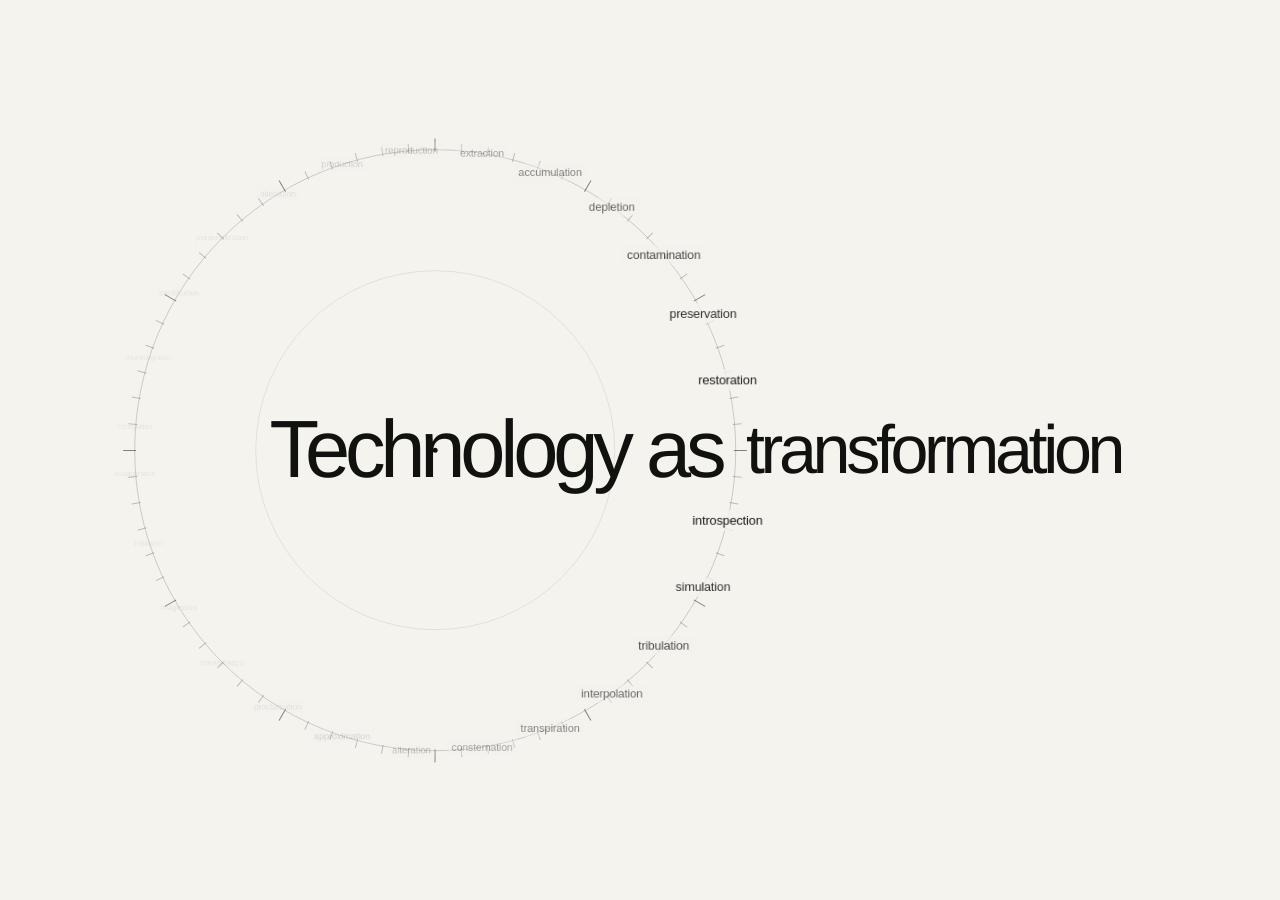
<file: index.html>
<!doctype html>
<html lang="en">
<head>
  <meta charset="utf-8">
  <meta name="viewport" content="width=device-width, initial-scale=1, viewport-fit=cover">
  <meta name="color-scheme" content="light">
  <meta name="theme-color" content="#f4f3ee">
  <title>Technology as</title>
  <meta name="description" content="Technology as — a radial field of lenses.">
  <link rel="icon" href="./technology-as-icon.svg" type="image/svg+xml">
  <link rel="stylesheet" href="./radial-dial.css">
  <script src="./radial-dial.js" defer></script>
</head>
<body>
  <main
    class="dial"
    id="dial"
    role="listbox"
    tabindex="0"
    aria-label="Technology as lenses. Scroll or drag to turn the radial dial."
    aria-busy="true"
  >
    <div class="dial-face" aria-hidden="true"></div>
    <div class="dial-ticks" id="dial-ticks" aria-hidden="true"></div>
    <div class="dial-words" id="dial-words"></div>

    <div class="phrase" aria-live="polite" aria-atomic="true">
      <span class="phrase-prefix">Technology as</span>
      <span class="phrase-word" id="current-word"></span>
    </div>

    <span class="visually-hidden" id="status" aria-live="polite"></span>
  </main>
</body>
</html>
</file>
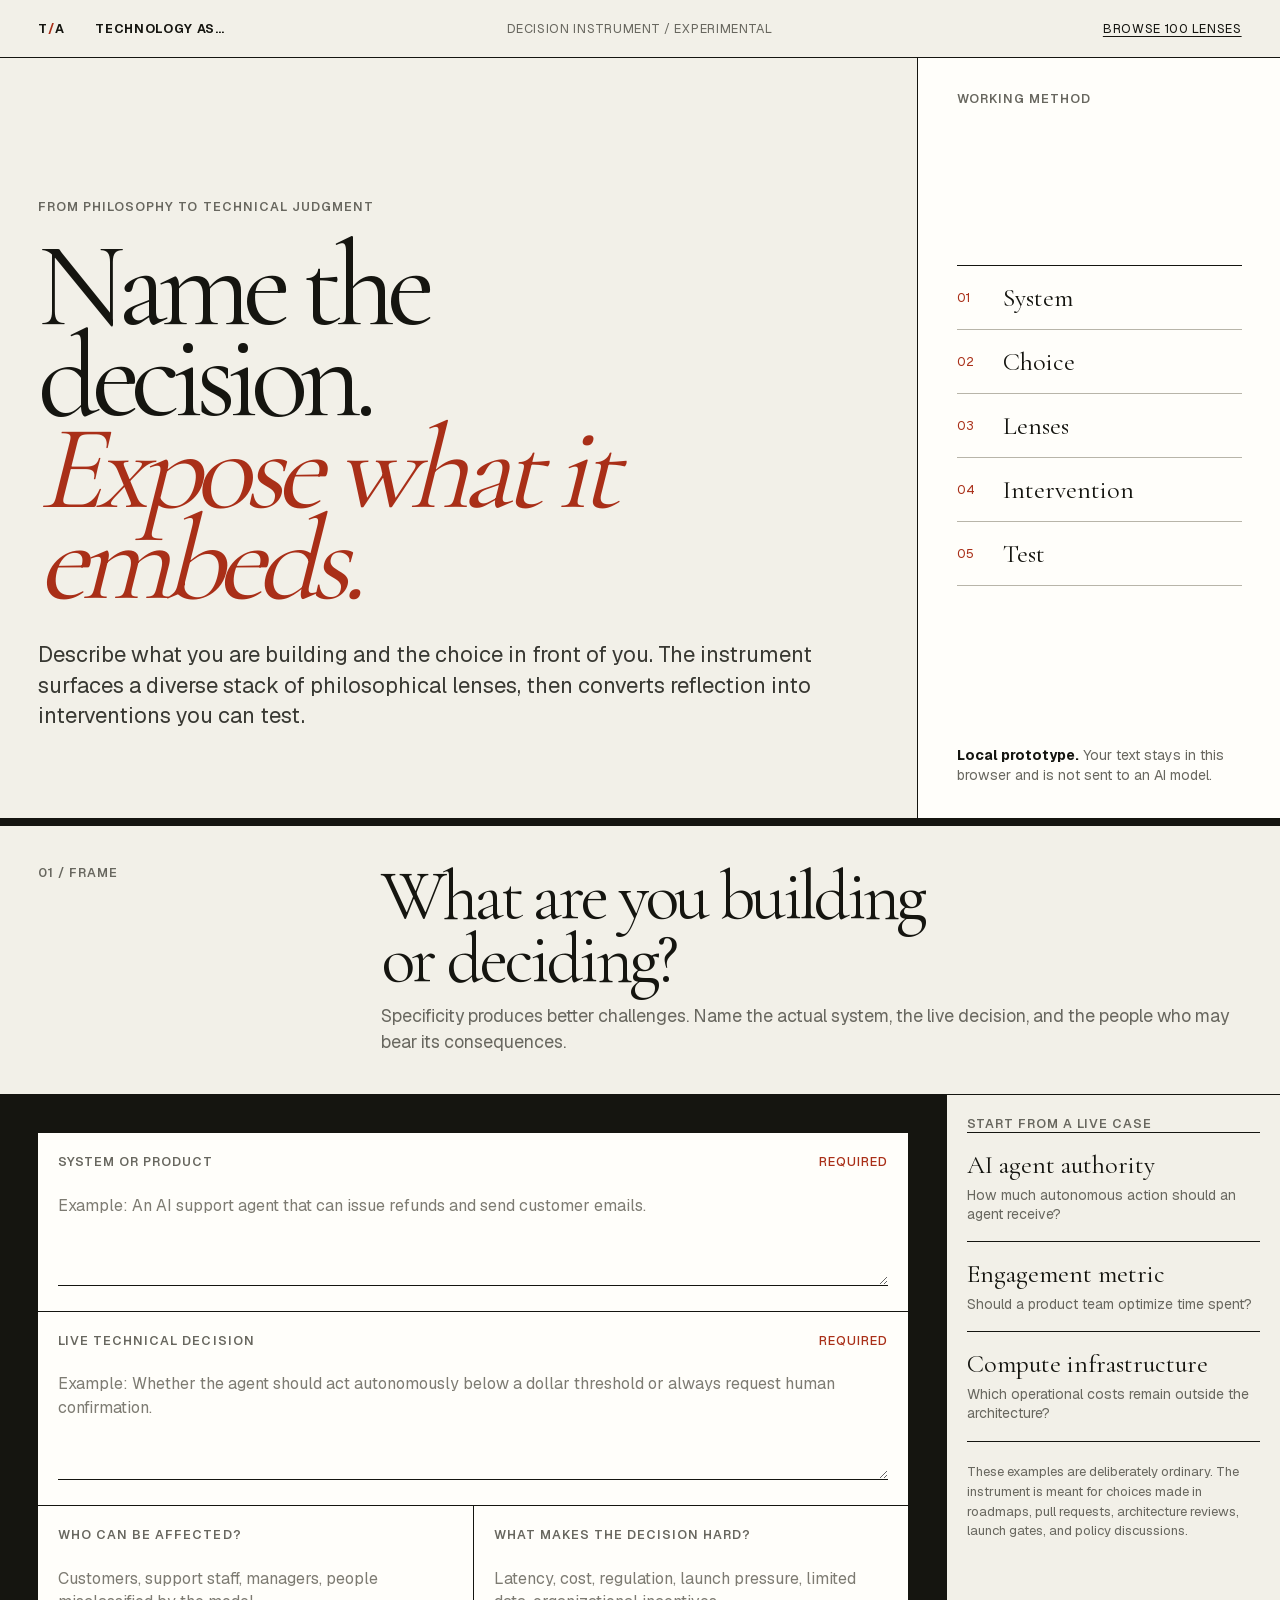
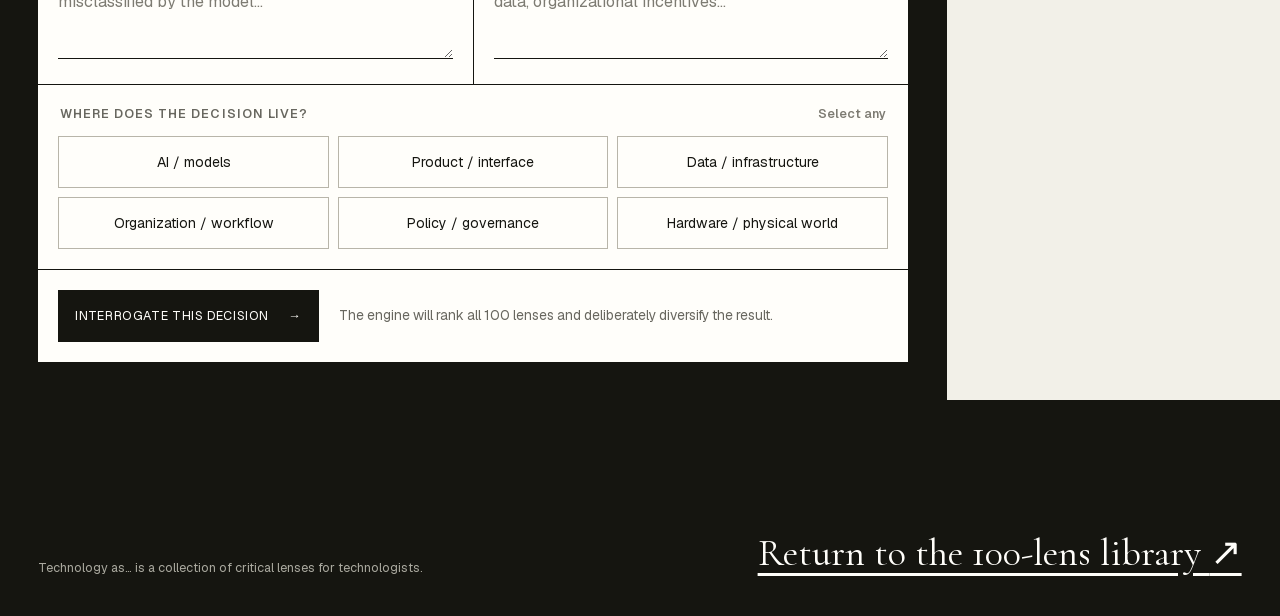
<file: instrument/index.html>
<!doctype html>
<html lang="en">
<head>
  <meta charset="utf-8">
  <meta name="viewport" content="width=device-width, initial-scale=1">
  <title>Decision Lens — Technology as…</title>
  <meta name="description" content="Turn a live technical decision into a structured critical reflection and a concrete intervention plan.">
  <meta name="robots" content="noindex,nofollow">
  <link rel="icon" href="../technology-as-icon.svg" type="image/svg+xml">
  <link rel="stylesheet" href="./instrument.css">
  <script src="./instrument.js" defer></script>
</head>
<body>
  <a class="skip-link" href="#decision-form">Skip to the decision instrument</a>

  <header class="topbar">
    <a class="brand" href="../index.html" aria-label="Technology as, return to lens library">
      <span class="brand-mark">T<span>/</span>A</span>
      <span>Technology as…</span>
    </a>
    <p>Decision instrument <span aria-hidden="true">/</span> experimental</p>
    <nav aria-label="Instrument navigation">
      <a href="../index.html#collection">Browse 100 lenses</a>
    </nav>
  </header>

  <main>
    <section class="hero" aria-labelledby="page-title">
      <div class="hero-copy">
        <p class="eyebrow">From philosophy to technical judgment</p>
        <h1 id="page-title">Name the decision.<br><em>Expose what it embeds.</em></h1>
        <p class="lede">Describe what you are building and the choice in front of you. The instrument surfaces a diverse stack of philosophical lenses, then converts reflection into interventions you can test.</p>
      </div>
      <div class="hero-method" aria-label="Method">
        <p class="method-label">Working method</p>
        <ol>
          <li><span>01</span> System</li>
          <li><span>02</span> Choice</li>
          <li><span>03</span> Lenses</li>
          <li><span>04</span> Intervention</li>
          <li><span>05</span> Test</li>
        </ol>
        <p class="privacy-note"><strong>Local prototype.</strong> Your text stays in this browser and is not sent to an AI model.</p>
      </div>
    </section>

    <section class="frame-section" id="frame">
      <div class="section-heading">
        <p class="section-index">01 / Frame</p>
        <div>
          <h2>What are you building or deciding?</h2>
          <p>Specificity produces better challenges. Name the actual system, the live decision, and the people who may bear its consequences.</p>
        </div>
      </div>

      <div class="intake-layout">
        <form id="decision-form" class="decision-form">
          <label class="field field-wide" for="system-input">
            <span>System or product <b>required</b></span>
            <textarea id="system-input" name="system" rows="3" required placeholder="Example: An AI support agent that can issue refunds and send customer emails."></textarea>
          </label>

          <label class="field field-wide" for="decision-input">
            <span>Live technical decision <b>required</b></span>
            <textarea id="decision-input" name="decision" rows="4" required placeholder="Example: Whether the agent should act autonomously below a dollar threshold or always request human confirmation."></textarea>
          </label>

          <label class="field" for="stakeholders-input">
            <span>Who can be affected?</span>
            <textarea id="stakeholders-input" name="stakeholders" rows="3" placeholder="Customers, support staff, managers, people misclassified by the model…"></textarea>
          </label>

          <label class="field" for="constraints-input">
            <span>What makes the decision hard?</span>
            <textarea id="constraints-input" name="constraints" rows="3" placeholder="Latency, cost, regulation, launch pressure, limited data, organizational incentives…"></textarea>
          </label>

          <fieldset class="domain-fieldset field-wide">
            <legend>Where does the decision live? <span>Select any</span></legend>
            <div class="domain-grid">
              <label><input type="checkbox" name="domain" value="ai-models"><span>AI / models</span></label>
              <label><input type="checkbox" name="domain" value="product-interface"><span>Product / interface</span></label>
              <label><input type="checkbox" name="domain" value="data-infrastructure"><span>Data / infrastructure</span></label>
              <label><input type="checkbox" name="domain" value="organization-workflow"><span>Organization / workflow</span></label>
              <label><input type="checkbox" name="domain" value="policy-governance"><span>Policy / governance</span></label>
              <label><input type="checkbox" name="domain" value="hardware-physical"><span>Hardware / physical world</span></label>
            </div>
          </fieldset>

          <div class="form-actions field-wide">
            <button class="primary-action" type="submit">Interrogate this decision <span aria-hidden="true">→</span></button>
            <p id="engine-status" role="status" aria-live="polite">The engine will rank all 100 lenses and deliberately diversify the result.</p>
          </div>
        </form>

        <aside class="examples" aria-labelledby="examples-title">
          <p class="aside-label" id="examples-title">Start from a live case</p>
          <button type="button" class="example-button" data-example="agent">
            <span>AI agent authority</span>
            <p>How much autonomous action should an agent receive?</p>
          </button>
          <button type="button" class="example-button" data-example="metric">
            <span>Engagement metric</span>
            <p>Should a product team optimize time spent?</p>
          </button>
          <button type="button" class="example-button" data-example="infrastructure">
            <span>Compute infrastructure</span>
            <p>Which operational costs remain outside the architecture?</p>
          </button>
          <p class="examples-note">These examples are deliberately ordinary. The instrument is meant for choices made in roadmaps, pull requests, architecture reviews, launch gates, and policy discussions.</p>
        </aside>
      </div>
    </section>

    <section class="results-section" id="results" hidden aria-labelledby="results-title">
      <div class="section-heading results-heading">
        <p class="section-index">02 / Challenge</p>
        <div>
          <h2 id="results-title">Your critical lens stack</h2>
          <p>Not a verdict. A deliberately varied set of perspectives that should make the decision harder in useful ways.</p>
        </div>
      </div>

      <div class="decision-snapshot" aria-label="Decision snapshot">
        <div>
          <span>System</span>
          <p id="snapshot-system"></p>
        </div>
        <div>
          <span>Decision</span>
          <p id="snapshot-decision"></p>
        </div>
      </div>

      <div class="signal-bar">
        <p><span>Signals detected</span> <strong id="signal-summary">Loading…</strong></p>
        <button type="button" id="revise-button">Revise frame ↑</button>
      </div>

      <div id="lens-stack" class="lens-stack" aria-live="polite"></div>
    </section>

    <section class="action-section" id="action" hidden aria-labelledby="action-title">
      <div class="section-heading">
        <p class="section-index">03 / Act</p>
        <div>
          <h2 id="action-title">Turn reflection into a decision change</h2>
          <p>The selected lenses become a review brief. Capture what they reveal, what will change, and how the change will be tested.</p>
        </div>
      </div>

      <div class="action-layout">
        <div>
          <p class="aside-label">Selected lenses</p>
          <div id="selected-summary" class="selected-summary"></div>
          <p class="selection-guidance">Select up to four lenses. Three are preselected to create a balanced starting stack.</p>
        </div>

        <div class="decision-canvas">
          <label class="field" for="change-input">
            <span>What must change before this decision is complete?</span>
            <textarea id="change-input" rows="5" placeholder="Name the design, engineering, governance, measurement, or deployment change you are willing to make."></textarea>
          </label>
          <label class="field" for="test-input">
            <span>What evidence would show the intervention worked?</span>
            <textarea id="test-input" rows="4" placeholder="A user study, failure threshold, audit log, reversal test, accessibility check, resource budget, incident drill…"></textarea>
          </label>
          <div class="owner-row">
            <label class="field" for="owner-input">
              <span>Decision owner</span>
              <input id="owner-input" type="text" placeholder="Name or role">
            </label>
            <label class="field" for="review-input">
              <span>Review date</span>
              <input id="review-input" type="date">
            </label>
          </div>
          <div class="export-actions">
            <button type="button" class="primary-action" id="copy-brief">Copy decision brief</button>
            <button type="button" class="secondary-action" id="download-brief">Download Markdown</button>
            <button type="button" class="text-action" id="reset-instrument">Start a new decision</button>
          </div>
          <p id="export-status" class="export-status" role="status" aria-live="polite"></p>
        </div>
      </div>
    </section>
  </main>

  <footer>
    <p>Technology as… is a collection of critical lenses for technologists.</p>
    <a href="../index.html#collection">Return to the 100-lens library <span aria-hidden="true">↗</span></a>
  </footer>
</body>
</html>
</file>
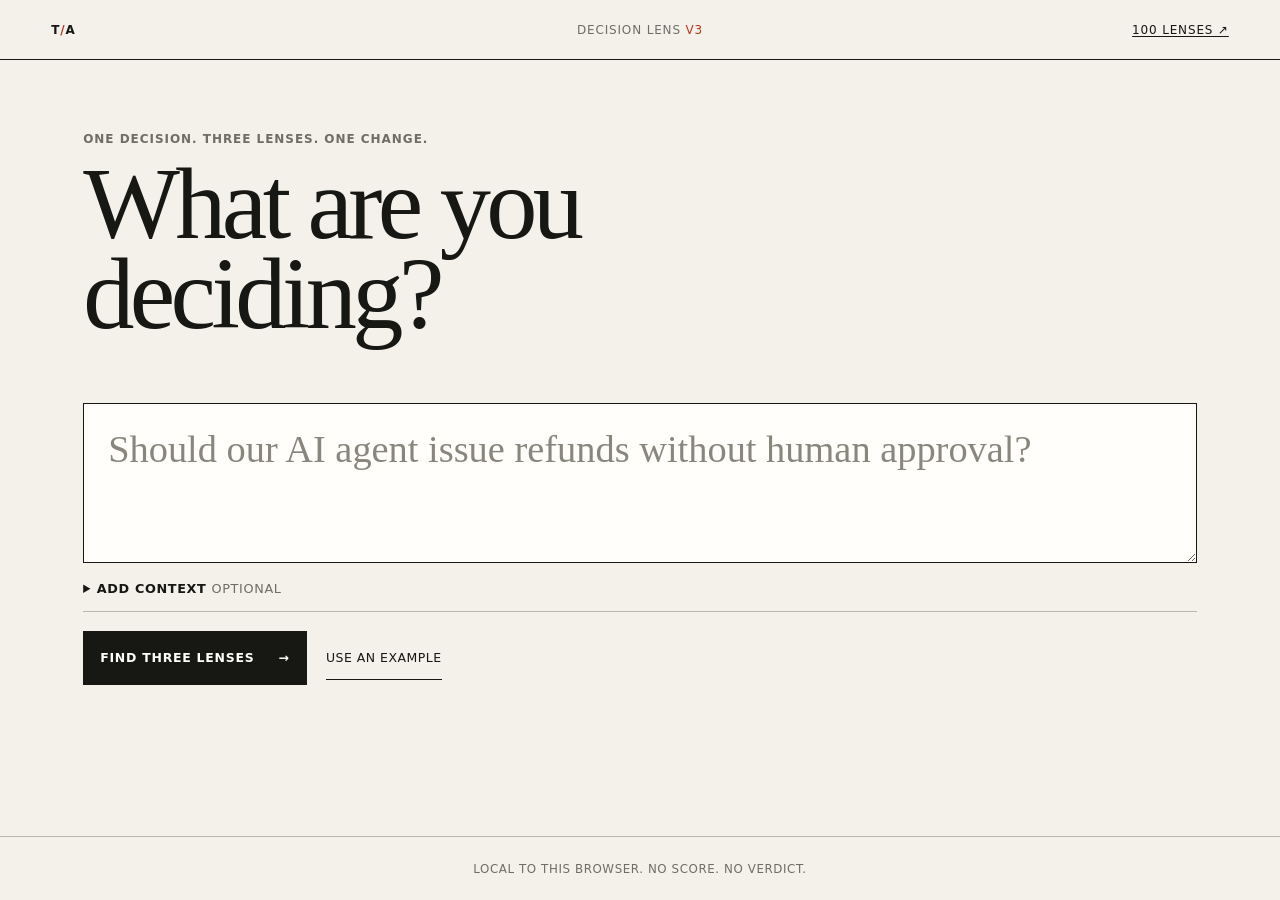
<file: v3/index.html>
<!doctype html>
<html lang="en">
<head>
  <meta charset="utf-8">
  <meta name="viewport" content="width=device-width, initial-scale=1">
  <meta name="description" content="A lean decision lens for applying philosophy of technology to technical choices.">
  <title>Decision Lens — Technology as…</title>
  <link rel="icon" href="../technology-as-icon.svg" type="image/svg+xml">
  <link rel="stylesheet" href="./v3.css">
  <script defer src="./v3.js"></script>
</head>
<body>
  <a class="skip-link" href="#main">Skip to the decision lens</a>

  <header class="topbar">
    <a class="mark" href="../index.html" aria-label="Technology as, home">T<span>/</span>A</a>
    <p>Decision Lens <span>V3</span></p>
    <a href="../index.html#collection">100 lenses ↗</a>
  </header>

  <main id="main">
    <section class="step frame-step" id="frame-step" aria-labelledby="frame-title">
      <p class="kicker">One decision. Three lenses. One change.</p>
      <h1 id="frame-title">What are you deciding?</h1>

      <form id="decision-form">
        <label class="sr-only" for="decision">The technical decision</label>
        <textarea id="decision" required maxlength="600" placeholder="Should our AI agent issue refunds without human approval?"></textarea>

        <details class="context-box">
          <summary>Add context <span>optional</span></summary>
          <label for="context">Who is affected, and what constraints matter?</label>
          <textarea id="context" maxlength="600" placeholder="Customers, support staff, fraud risk, response time, and unclear accountability."></textarea>
        </details>

        <div class="form-actions">
          <button class="primary" type="submit">Find three lenses <span aria-hidden="true">→</span></button>
          <button class="text-button" id="example-button" type="button">Use an example</button>
        </div>
        <p class="status" id="engine-status" role="status" aria-live="polite"></p>
      </form>
    </section>

    <section class="step results-step" id="results-step" aria-labelledby="results-title" hidden>
      <div class="step-header">
        <div>
          <p class="kicker">Choose one</p>
          <h2 id="results-title">Three ways to see it.</h2>
        </div>
        <button class="text-button" id="revise-button" type="button">← Revise decision</button>
      </div>
      <div class="lens-grid" id="lens-grid"></div>
    </section>

    <section class="step change-step" id="change-step" aria-labelledby="change-title" hidden>
      <button class="text-button back-button" id="back-to-lenses" type="button">← Choose another lens</button>

      <div class="chosen-lens">
        <p class="kicker" id="chosen-dimension">Selected lens</p>
        <h2 id="change-title">Technology as <span id="chosen-name"></span></h2>
        <p class="chosen-question" id="chosen-question"></p>
      </div>

      <label class="change-field" for="change">
        <span>What changes?</span>
        <textarea id="change" maxlength="800" placeholder="Change a permission, metric, interface, architecture, safeguard, rollout, or owner."></textarea>
      </label>

      <div class="form-actions">
        <button class="primary" id="copy-button" type="button">Copy reflection <span aria-hidden="true">→</span></button>
        <button class="text-button" id="reset-button" type="button">Start over</button>
      </div>
      <p class="status" id="copy-status" role="status" aria-live="polite"></p>
    </section>
  </main>

  <footer>
    <p>Local to this browser. No score. No verdict.</p>
  </footer>
</body>
</html>
</file>
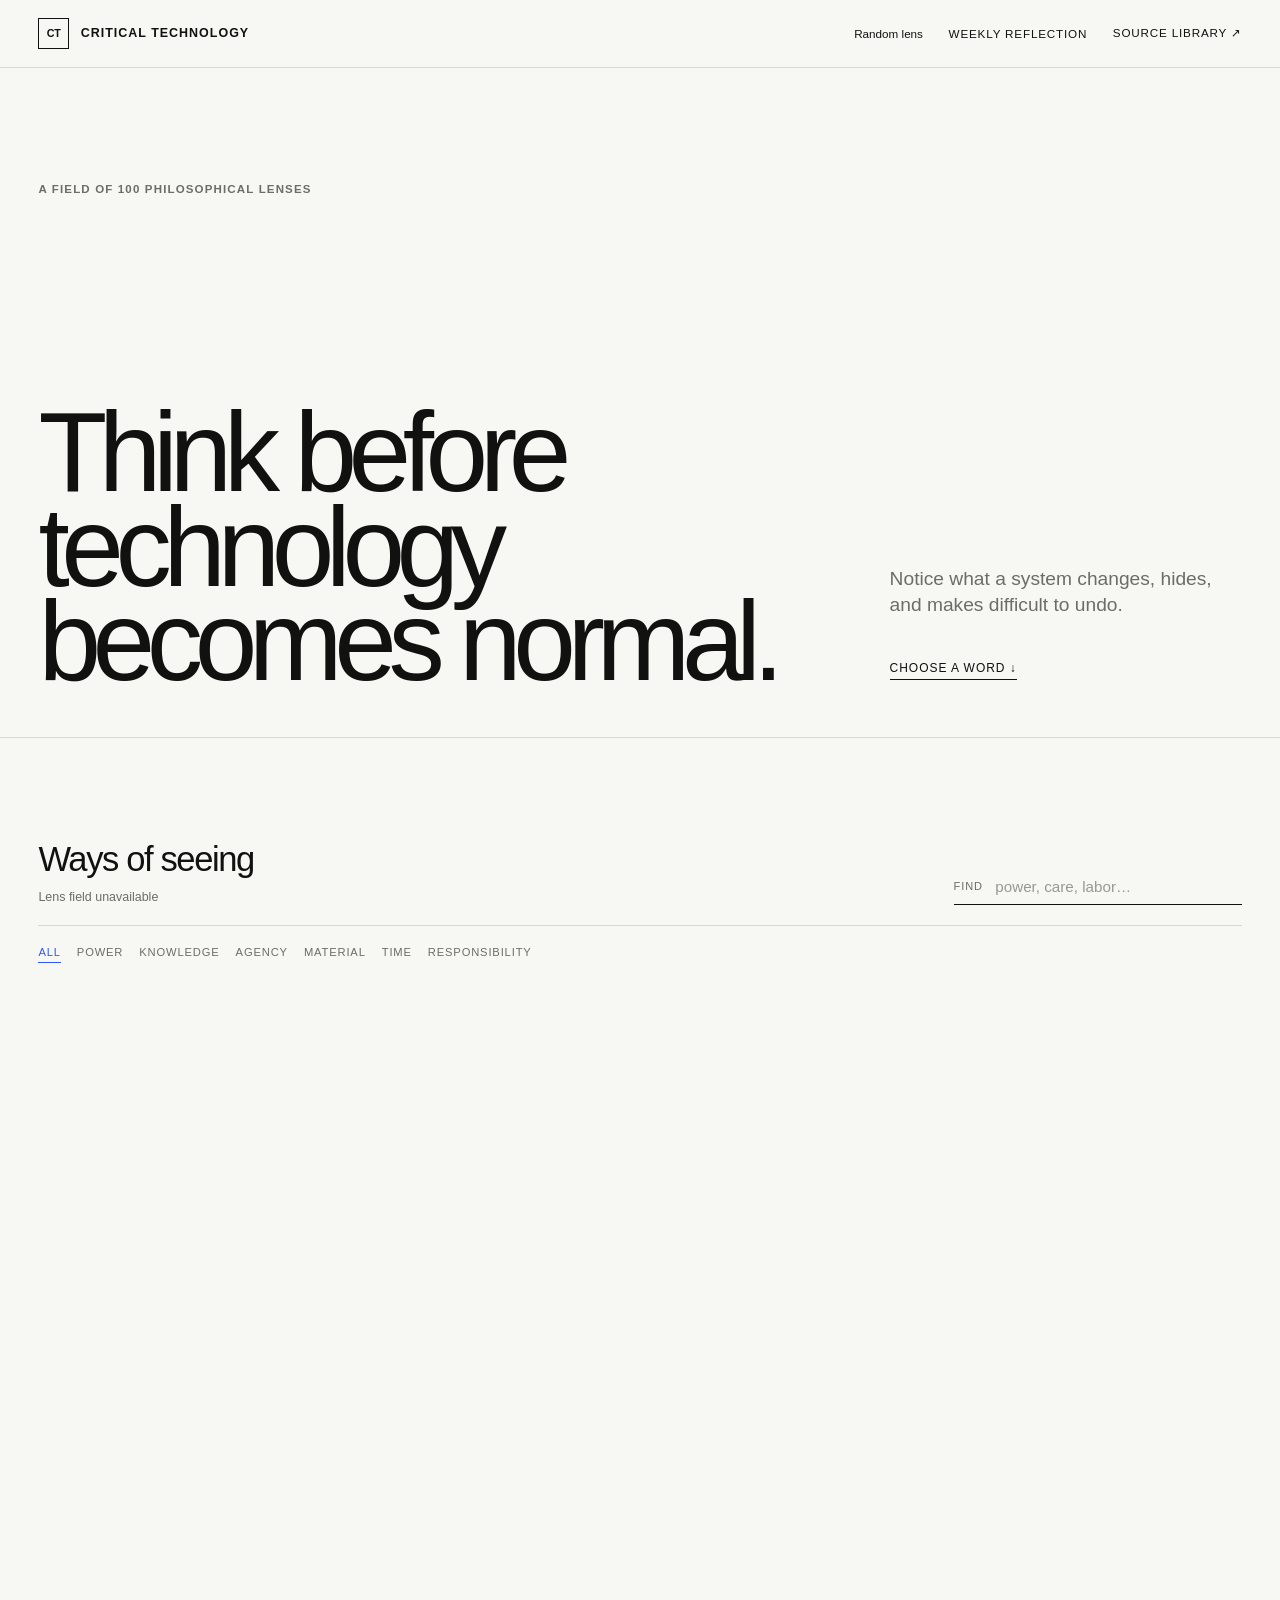
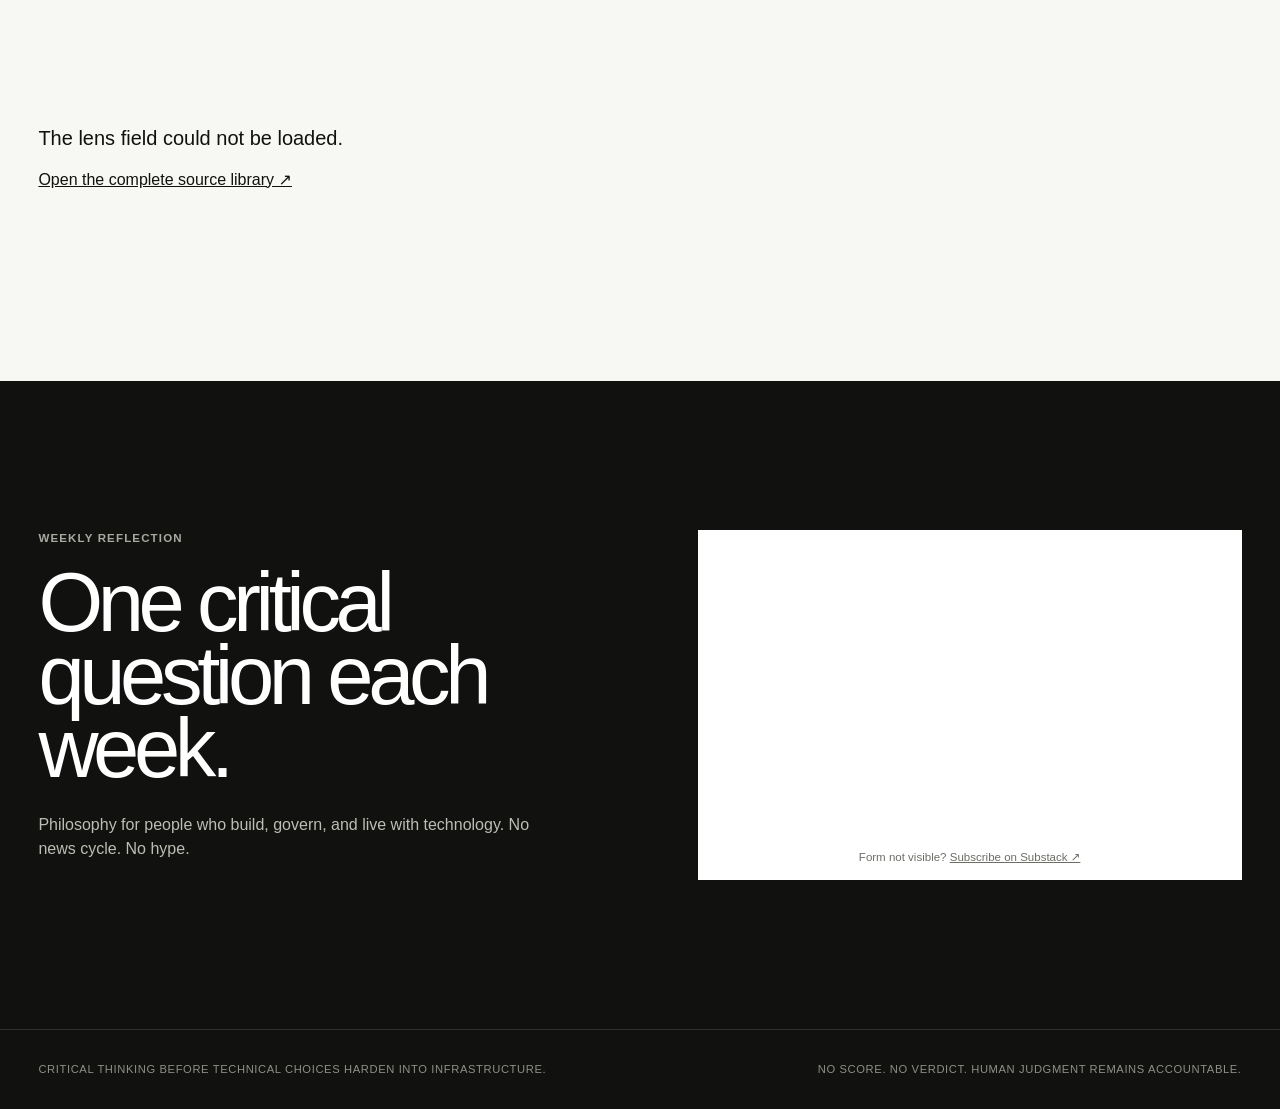
<file: v4/index.html>
<!doctype html>
<html lang="en">
<head>
  <meta charset="utf-8">
  <meta name="viewport" content="width=device-width, initial-scale=1">
  <meta name="color-scheme" content="light">
  <meta name="theme-color" content="#f7f7f4">
  <title>Critical Technology — 100 lenses for thinking about what we build</title>
  <meta name="description" content="A field of 100 philosophical lenses for questioning what technology makes possible, normal, and invisible.">
  <meta property="og:title" content="Critical Technology">
  <meta property="og:description" content="100 philosophical lenses for thinking about what we build.">
  <meta property="og:image" content="../og.png">
  <meta name="twitter:card" content="summary_large_image">
  <link rel="icon" href="../technology-as-icon.svg" type="image/svg+xml">
  <link rel="stylesheet" href="./v4.css">
  <script src="./v4.js" defer></script>
</head>
<body>
  <a class="skip-link" href="#lens-field">Skip to the lens field</a>

  <header class="site-header">
    <a class="brand" href="./" aria-label="Critical Technology, home">
      <span class="brand-mark" aria-hidden="true">CT</span>
      <span>Critical Technology</span>
    </a>
    <nav aria-label="Primary navigation">
      <button class="text-button" id="random-lens" type="button">Random lens</button>
      <a href="#weekly">Weekly reflection</a>
      <a href="../index.html">Source library ↗</a>
    </nav>
  </header>

  <main>
    <section class="hero" aria-labelledby="page-title">
      <p class="eyebrow">A field of 100 philosophical lenses</p>
      <h1 id="page-title">Think before technology becomes normal.</h1>
      <div class="hero-note">
        <p>Notice what a system changes, hides, and makes difficult to undo.</p>
        <a href="#lens-field">Choose a word ↓</a>
      </div>
    </section>

    <section class="lens-field" id="lens-field" aria-labelledby="field-title">
      <div class="field-topline">
        <div>
          <h2 id="field-title">Ways of seeing</h2>
          <output id="field-status" aria-live="polite">Loading the field…</output>
        </div>
        <label class="search-control" for="lens-search">
          <span>Find</span>
          <input id="lens-search" type="search" autocomplete="off" placeholder="power, care, labor…">
        </label>
      </div>

      <div class="dimension-filter" role="group" aria-label="Filter lenses by critical dimension">
        <button type="button" data-filter="all" aria-pressed="true">All</button>
        <button type="button" data-filter="power" aria-pressed="false">Power</button>
        <button type="button" data-filter="knowledge" aria-pressed="false">Knowledge</button>
        <button type="button" data-filter="agency" aria-pressed="false">Agency</button>
        <button type="button" data-filter="material" aria-pressed="false">Material</button>
        <button type="button" data-filter="time" aria-pressed="false">Time</button>
        <button type="button" data-filter="responsibility" aria-pressed="false">Responsibility</button>
      </div>

      <div class="lens-cloud" id="lens-cloud" aria-live="polite" aria-busy="true"></div>

      <div class="load-error" id="load-error" hidden>
        <p>The lens field could not be loaded.</p>
        <a href="../index.html">Open the complete source library ↗</a>
      </div>
    </section>

    <section class="weekly" id="weekly" aria-labelledby="weekly-title">
      <div class="weekly-copy">
        <p class="eyebrow">Weekly reflection</p>
        <h2 id="weekly-title">One critical question each week.</h2>
        <p>Philosophy for people who build, govern, and live with technology. No news cycle. No hype.</p>
      </div>
      <div class="subscribe-shell">
        <iframe
          src="https://nfutures.substack.com/embed?utm_source=critical_technology&amp;utm_medium=web&amp;utm_campaign=v4"
          title="Subscribe to Necessary Futures"
          width="100%"
          height="320"
          loading="lazy"
          scrolling="no"
          frameborder="0"></iframe>
        <p class="subscribe-fallback">
          Form not visible? <a href="https://nfutures.substack.com/subscribe" target="_blank" rel="noopener noreferrer">Subscribe on Substack ↗</a>
        </p>
      </div>
    </section>
  </main>

  <footer class="site-footer">
    <p>Critical thinking before technical choices harden into infrastructure.</p>
    <p>No score. No verdict. Human judgment remains accountable.</p>
  </footer>

  <dialog class="lens-dialog" id="lens-dialog" aria-labelledby="lens-title">
    <div class="dialog-frame">
      <div class="dialog-topbar">
        <button class="back-button" id="close-lens" type="button">← All words</button>
        <div class="dialog-utilities">
          <button class="text-button" id="copy-link" type="button">Copy link</button>
          <button class="icon-button" id="dialog-close-icon" type="button" aria-label="Close lens">×</button>
        </div>
      </div>

      <article class="lens-focus">
        <header class="lens-heading">
          <div class="lens-meta">
            <p id="lens-dimension">Critical dimension</p>
            <p id="lens-count">Lens 00 of 100</p>
          </div>
          <h2 id="lens-title">Lens</h2>
        </header>

        <div class="lens-reading">
          <p id="lens-interpretation"></p>
          <blockquote id="lens-question"></blockquote>
        </div>

        <div class="lens-actions">
          <button class="primary-link" id="apply-lens" type="button">Apply this lens →</button>
          <button class="text-button" id="next-lens" type="button">Another word</button>
          <output id="link-status" aria-live="polite"></output>
        </div>

        <section class="reflection" id="reflection" hidden aria-labelledby="reflection-title">
          <div class="reflection-heading">
            <p class="eyebrow">Apply the lens</p>
            <h3 id="reflection-title">Complete three lines.</h3>
          </div>

          <div class="reflection-lines">
            <label>
              <span>I am deciding</span>
              <textarea id="decision-input" rows="2" placeholder="What technical choice is still open?"></textarea>
            </label>
            <label>
              <span>This lens makes visible</span>
              <textarea id="visible-input" rows="2" placeholder="What assumption, consequence, or affected person was easy to miss?"></textarea>
            </label>
            <label>
              <span>So I will change</span>
              <textarea id="change-input" rows="2" placeholder="Name one concrete change to the design, metric, permission, rollout, or governance."></textarea>
            </label>
          </div>

          <div class="reflection-actions">
            <button class="primary-link" id="copy-reflection" type="button">Copy reflection →</button>
            <button class="text-button" id="clear-reflection" type="button">Clear</button>
            <output id="reflection-status" aria-live="polite"></output>
          </div>

          <a class="weekly-invite" id="weekly-invite" href="#weekly" hidden>Continue with one question each week ↘</a>
        </section>
      </article>
    </div>
  </dialog>

  <noscript>
    <div class="noscript-note">
      <p>This field requires JavaScript to organize the 100 lenses.</p>
      <a href="../index.html">Open the complete source library ↗</a>
    </div>
  </noscript>
</body>
</html>
</file>
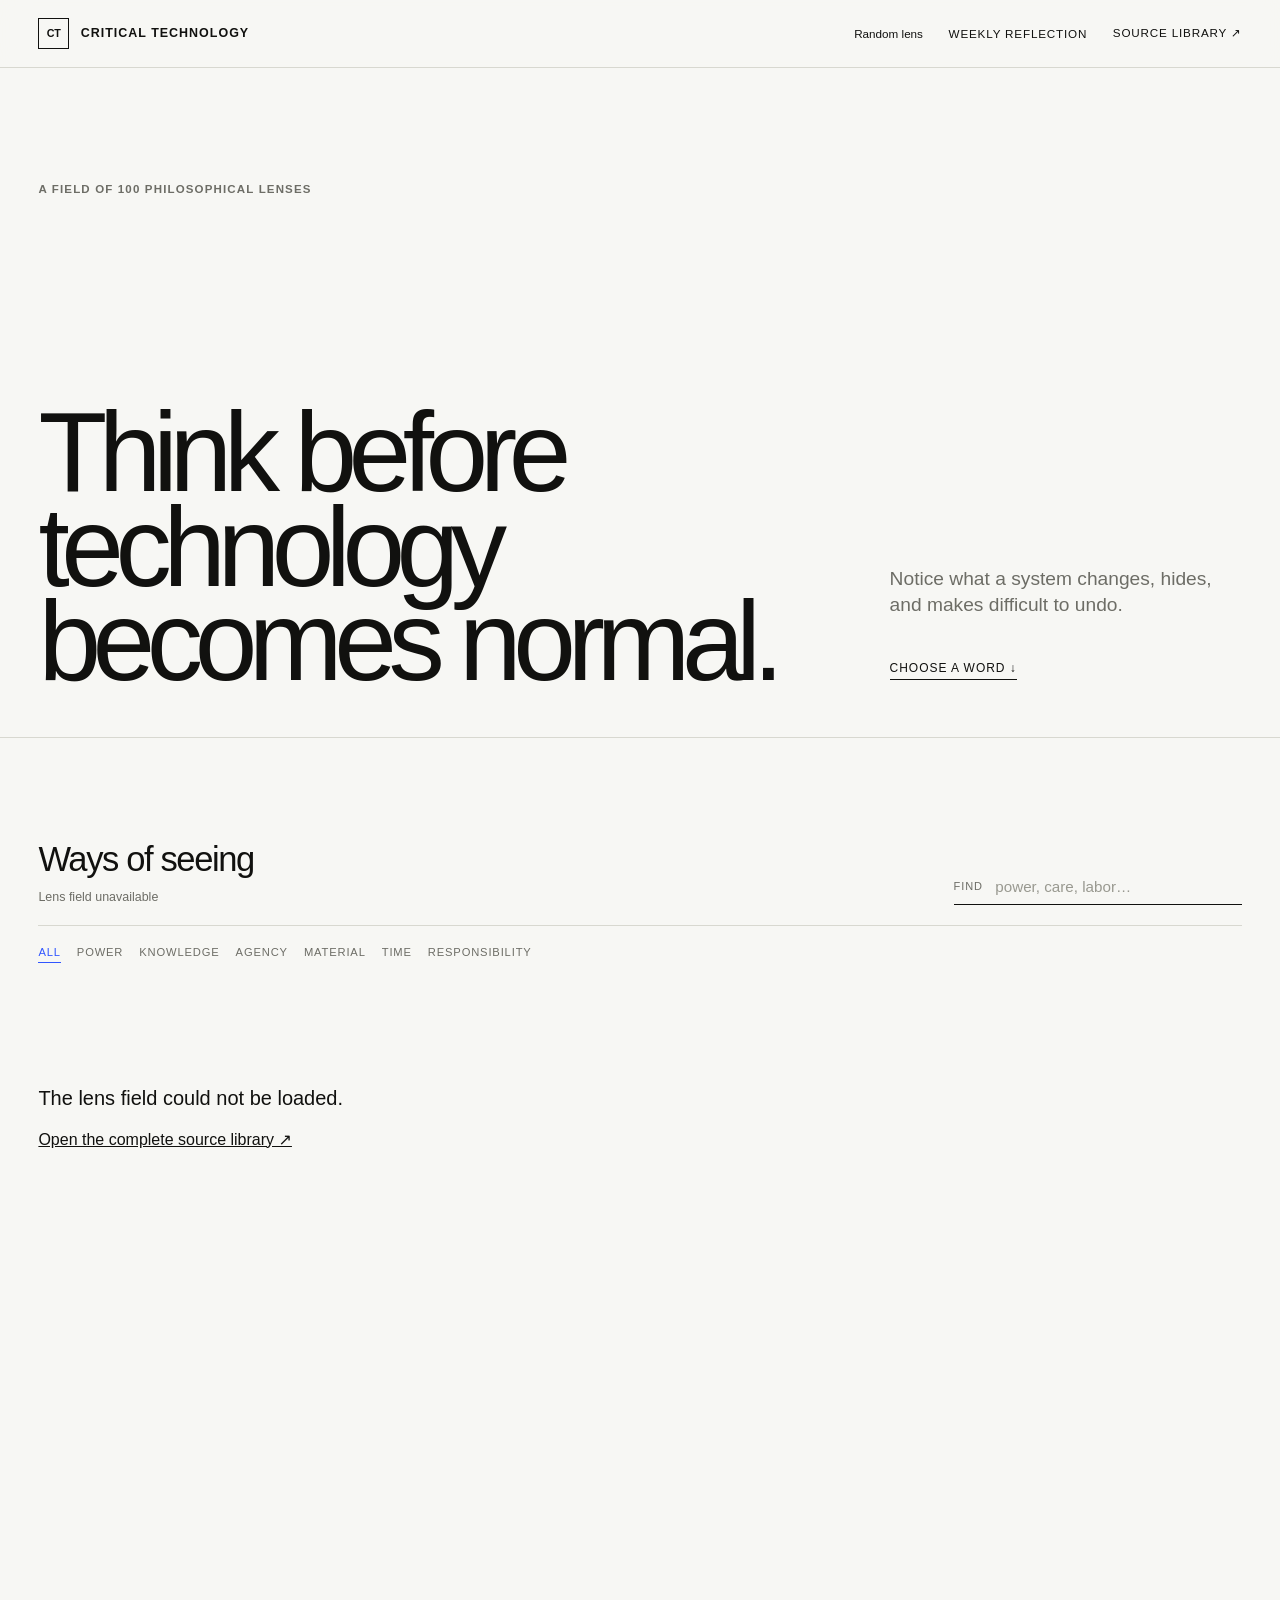
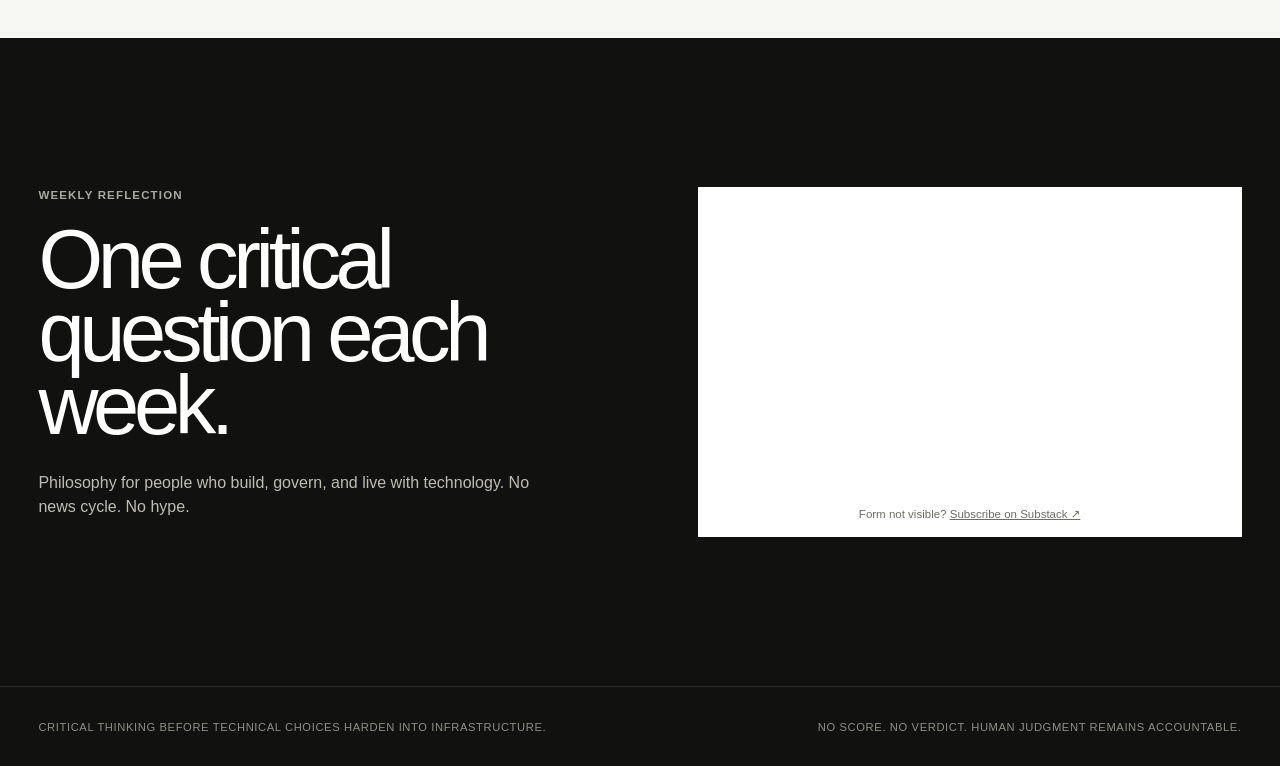
<file: v6/index.html>
<!doctype html>
<html lang="en">
<head>
  <meta charset="utf-8">
  <meta name="viewport" content="width=device-width, initial-scale=1">
  <meta name="color-scheme" content="light">
  <meta name="theme-color" content="#f7f7f4">
  <title>Critical Technology — 100 lenses for thinking about what we build</title>
  <meta name="description" content="A field of 100 philosophical lenses for questioning what technology makes possible, normal, and invisible.">
  <meta property="og:title" content="Critical Technology">
  <meta property="og:description" content="100 philosophical lenses for thinking about what we build.">
  <meta property="og:image" content="../og.png">
  <meta name="twitter:card" content="summary_large_image">
  <link rel="icon" href="../technology-as-icon.svg" type="image/svg+xml">
  <link rel="stylesheet" href="./v6.css">
  <script src="./v6.js" defer></script>
</head>
<body>
  <a class="skip-link" href="#lens-field">Skip to the lens field</a>

  <header class="site-header">
    <a class="brand" href="./" aria-label="Critical Technology, home">
      <span class="brand-mark" aria-hidden="true">CT</span>
      <span>Critical Technology</span>
    </a>
    <nav aria-label="Primary navigation">
      <button class="text-button" id="random-lens" type="button">Random lens</button>
      <a href="#weekly">Weekly reflection</a>
      <a href="../index.html">Source library ↗</a>
    </nav>
  </header>

  <main>
    <section class="hero" aria-labelledby="page-title">
      <p class="eyebrow">A field of 100 philosophical lenses</p>
      <h1 id="page-title">Think before technology becomes normal.</h1>
      <div class="hero-note">
        <p>Notice what a system changes, hides, and makes difficult to undo.</p>
        <a href="#lens-field">Choose a word ↓</a>
      </div>
    </section>

    <section class="lens-field" id="lens-field" aria-labelledby="field-title">
      <div class="field-topline">
        <div>
          <h2 id="field-title">Ways of seeing</h2>
          <output id="field-status" aria-live="polite">Loading the field…</output>
        </div>
        <label class="search-control" for="lens-search">
          <span>Find</span>
          <input id="lens-search" type="search" autocomplete="off" placeholder="power, care, labor…">
        </label>
      </div>

      <div class="dimension-filter" role="group" aria-label="Filter lenses by critical dimension">
        <button type="button" data-filter="all" aria-pressed="true">All</button>
        <button type="button" data-filter="power" aria-pressed="false">Power</button>
        <button type="button" data-filter="knowledge" aria-pressed="false">Knowledge</button>
        <button type="button" data-filter="agency" aria-pressed="false">Agency</button>
        <button type="button" data-filter="material" aria-pressed="false">Material</button>
        <button type="button" data-filter="time" aria-pressed="false">Time</button>
        <button type="button" data-filter="responsibility" aria-pressed="false">Responsibility</button>
      </div>

      <div class="lens-cloud" id="lens-cloud" aria-live="polite" aria-busy="true"></div>

      <article class="lens-inline" id="lens-inline" role="region" aria-labelledby="lens-title" hidden tabindex="-1">
        <div class="lens-inline-card">
          <button class="inline-close" id="close-lens" type="button" aria-label="Close lens">×</button>

          <header class="lens-heading">
            <div class="lens-meta">
              <span id="lens-dimension">Critical dimension</span>
              <span aria-hidden="true">·</span>
              <span id="lens-count">Lens 00 of 100</span>
            </div>
            <h3 id="lens-title">Lens</h3>
          </header>

          <div class="lens-reading">
            <p id="lens-interpretation"></p>
            <blockquote id="lens-question"></blockquote>
          </div>

          <div class="lens-actions">
            <button class="primary-link" id="apply-lens" type="button" aria-expanded="false">Reflect →</button>
            <button class="text-button" id="next-lens" type="button">Another word</button>
          </div>

          <section class="reflection" id="reflection" hidden aria-labelledby="reflection-title">
            <h4 id="reflection-title">Three lines</h4>

            <div class="reflection-lines">
              <label>
                <span>I am deciding</span>
                <textarea id="decision-input" rows="2" placeholder="What technical choice is still open?"></textarea>
              </label>
              <label>
                <span>This lens makes visible</span>
                <textarea id="visible-input" rows="2" placeholder="What was easy to miss?"></textarea>
              </label>
              <label>
                <span>So I will change</span>
                <textarea id="change-input" rows="2" placeholder="Name one concrete change."></textarea>
              </label>
            </div>

            <div class="reflection-actions">
              <button class="primary-link" id="copy-reflection" type="button">Copy reflection →</button>
              <button class="text-button" id="clear-reflection" type="button">Clear</button>
              <output id="reflection-status" aria-live="polite"></output>
            </div>

            <a class="weekly-invite" id="weekly-invite" href="#weekly" hidden>Continue weekly ↘</a>
          </section>
        </div>
      </article>

      <div class="load-error" id="load-error" hidden>
        <p>The lens field could not be loaded.</p>
        <a href="../index.html">Open the complete source library ↗</a>
      </div>
    </section>

    <section class="weekly" id="weekly" aria-labelledby="weekly-title">
      <div class="weekly-copy">
        <p class="eyebrow">Weekly reflection</p>
        <h2 id="weekly-title">One critical question each week.</h2>
        <p>Philosophy for people who build, govern, and live with technology. No news cycle. No hype.</p>
      </div>
      <div class="subscribe-shell">
        <iframe
          src="https://nfutures.substack.com/embed?utm_source=critical_technology&amp;utm_medium=web&amp;utm_campaign=v6"
          title="Subscribe to Necessary Futures"
          width="100%"
          height="320"
          loading="lazy"
          scrolling="no"
          frameborder="0"></iframe>
        <p class="subscribe-fallback">
          Form not visible? <a href="https://nfutures.substack.com/subscribe" target="_blank" rel="noopener noreferrer">Subscribe on Substack ↗</a>
        </p>
      </div>
    </section>
  </main>

  <footer class="site-footer">
    <p>Critical thinking before technical choices harden into infrastructure.</p>
    <p>No score. No verdict. Human judgment remains accountable.</p>
  </footer>

  <noscript>
    <div class="noscript-note">
      <p>This field requires JavaScript to organize the 100 lenses.</p>
      <a href="../index.html">Open the complete source library ↗</a>
    </div>
  </noscript>
</body>
</html>
</file>
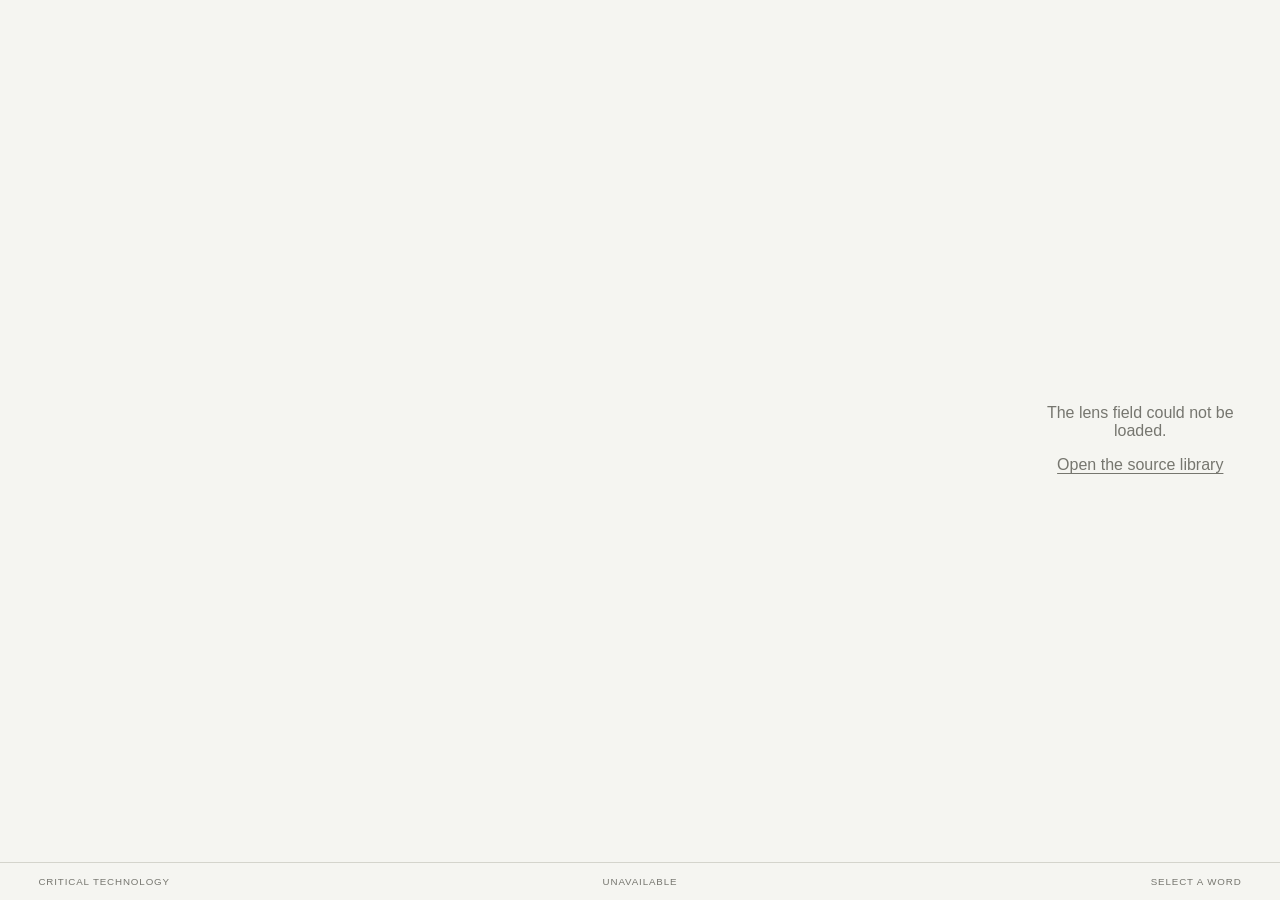
<file: v7/index.html>
<!doctype html>
<html lang="en">
<head>
  <meta charset="utf-8">
  <meta name="viewport" content="width=device-width, initial-scale=1">
  <meta name="color-scheme" content="light">
  <meta name="theme-color" content="#f5f5f1">
  <title>Critical Technology — 100 ways of seeing</title>
  <meta name="description" content="A field of 100 philosophical lenses for seeing technology differently.">
  <meta property="og:title" content="Critical Technology">
  <meta property="og:description" content="100 ways of seeing technology differently.">
  <meta property="og:image" content="../og.png">
  <meta name="twitter:card" content="summary_large_image">
  <link rel="icon" href="../technology-as-icon.svg" type="image/svg+xml">
  <link rel="stylesheet" href="./v7.css">
  <script src="./v7.js" defer></script>
</head>
<body>
  <main class="field" aria-label="100 critical lenses on technology">
    <div class="cloud" id="lens-cloud" aria-live="polite" aria-busy="true"></div>

    <div class="load-error" id="load-error" hidden>
      <p>The lens field could not be loaded.</p>
      <a href="../index.html">Open the source library</a>
    </div>
  </main>

  <footer class="footer">
    <span>Critical Technology</span>
    <span id="field-status" aria-live="polite">Loading 100 lenses…</span>
    <span>Select a word</span>
  </footer>

  <template id="lens-panel-template">
    <article class="lens-panel" tabindex="-1">
      <div class="panel-meta">
        <span class="panel-dimension"></span>
        <span class="panel-count"></span>
        <button class="panel-close" type="button" aria-label="Close lens">×</button>
      </div>
      <div class="panel-body">
        <p class="panel-interpretation"></p>
        <blockquote class="panel-question"></blockquote>
      </div>
    </article>
  </template>

  <noscript>
    <div class="noscript-note">
      <p>JavaScript is required to organize the lens field.</p>
      <a href="../index.html">Open the source library</a>
    </div>
  </noscript>
</body>
</html>
</file>
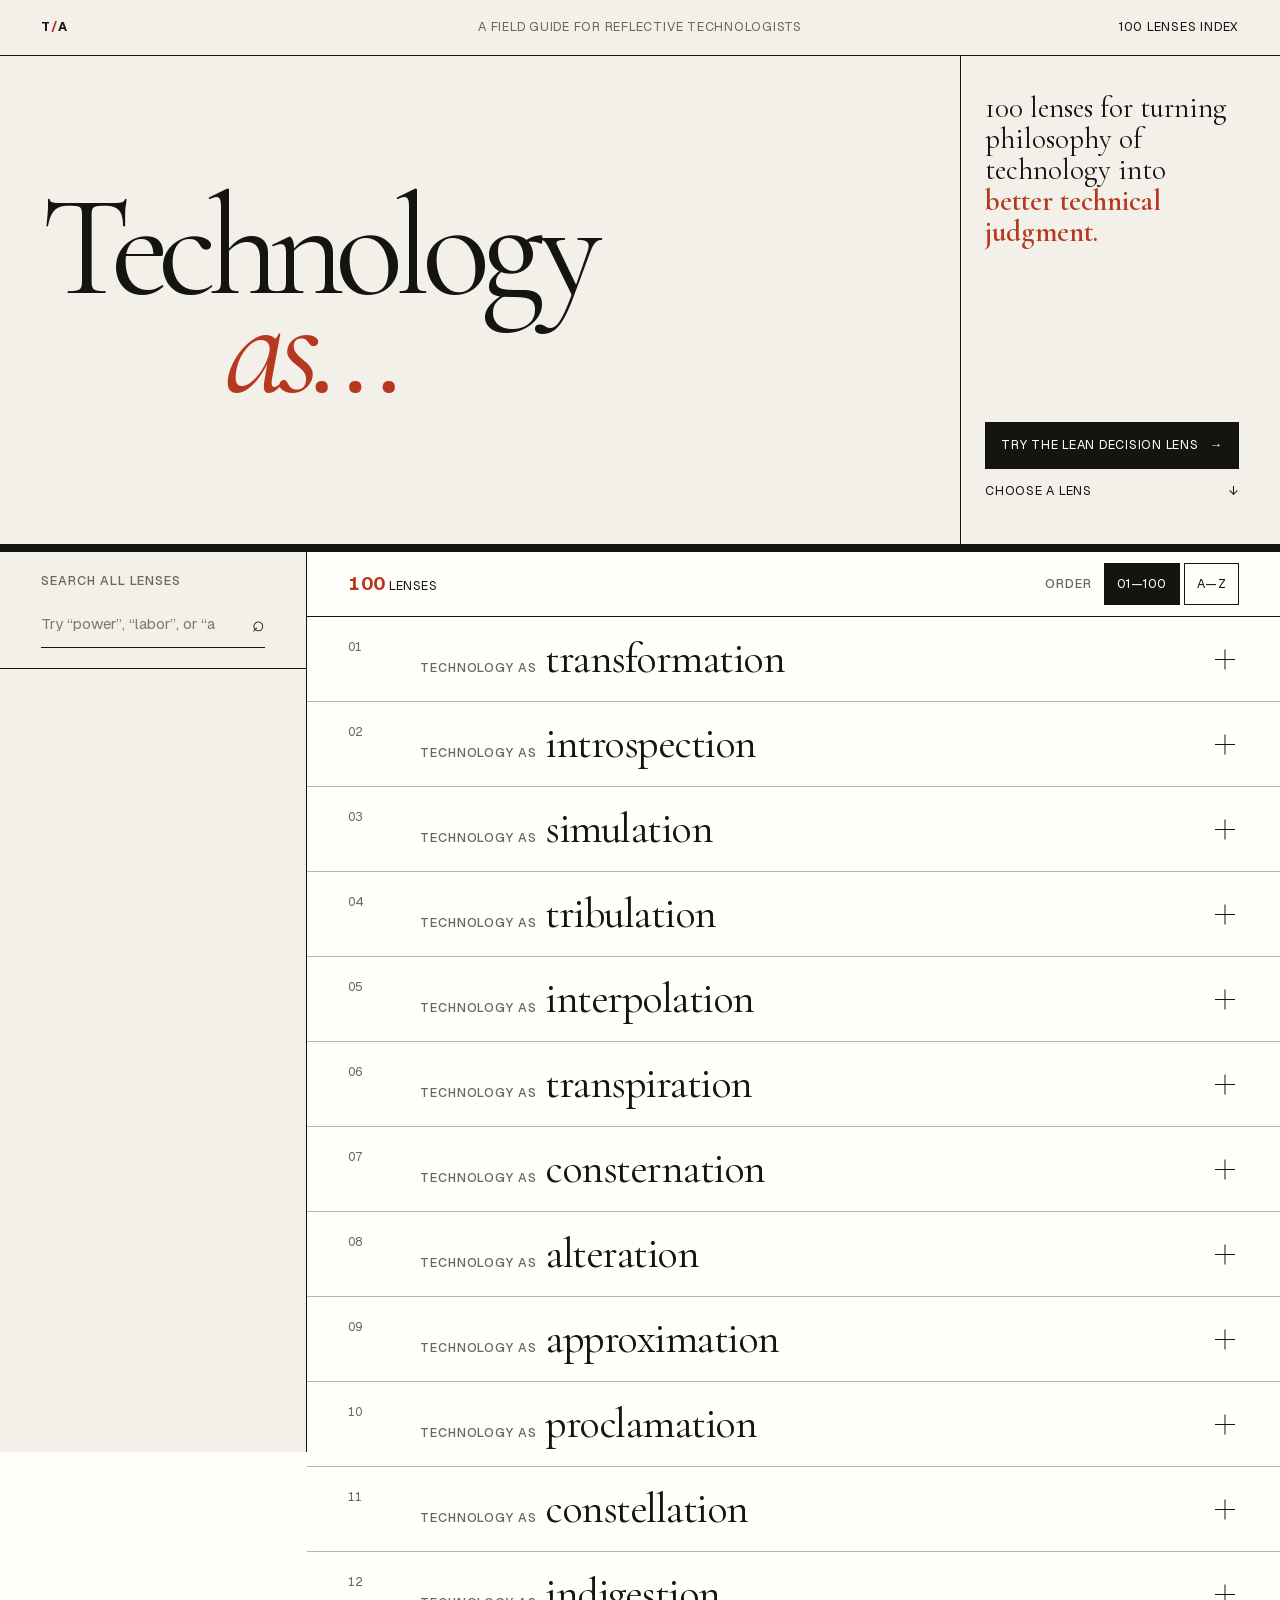
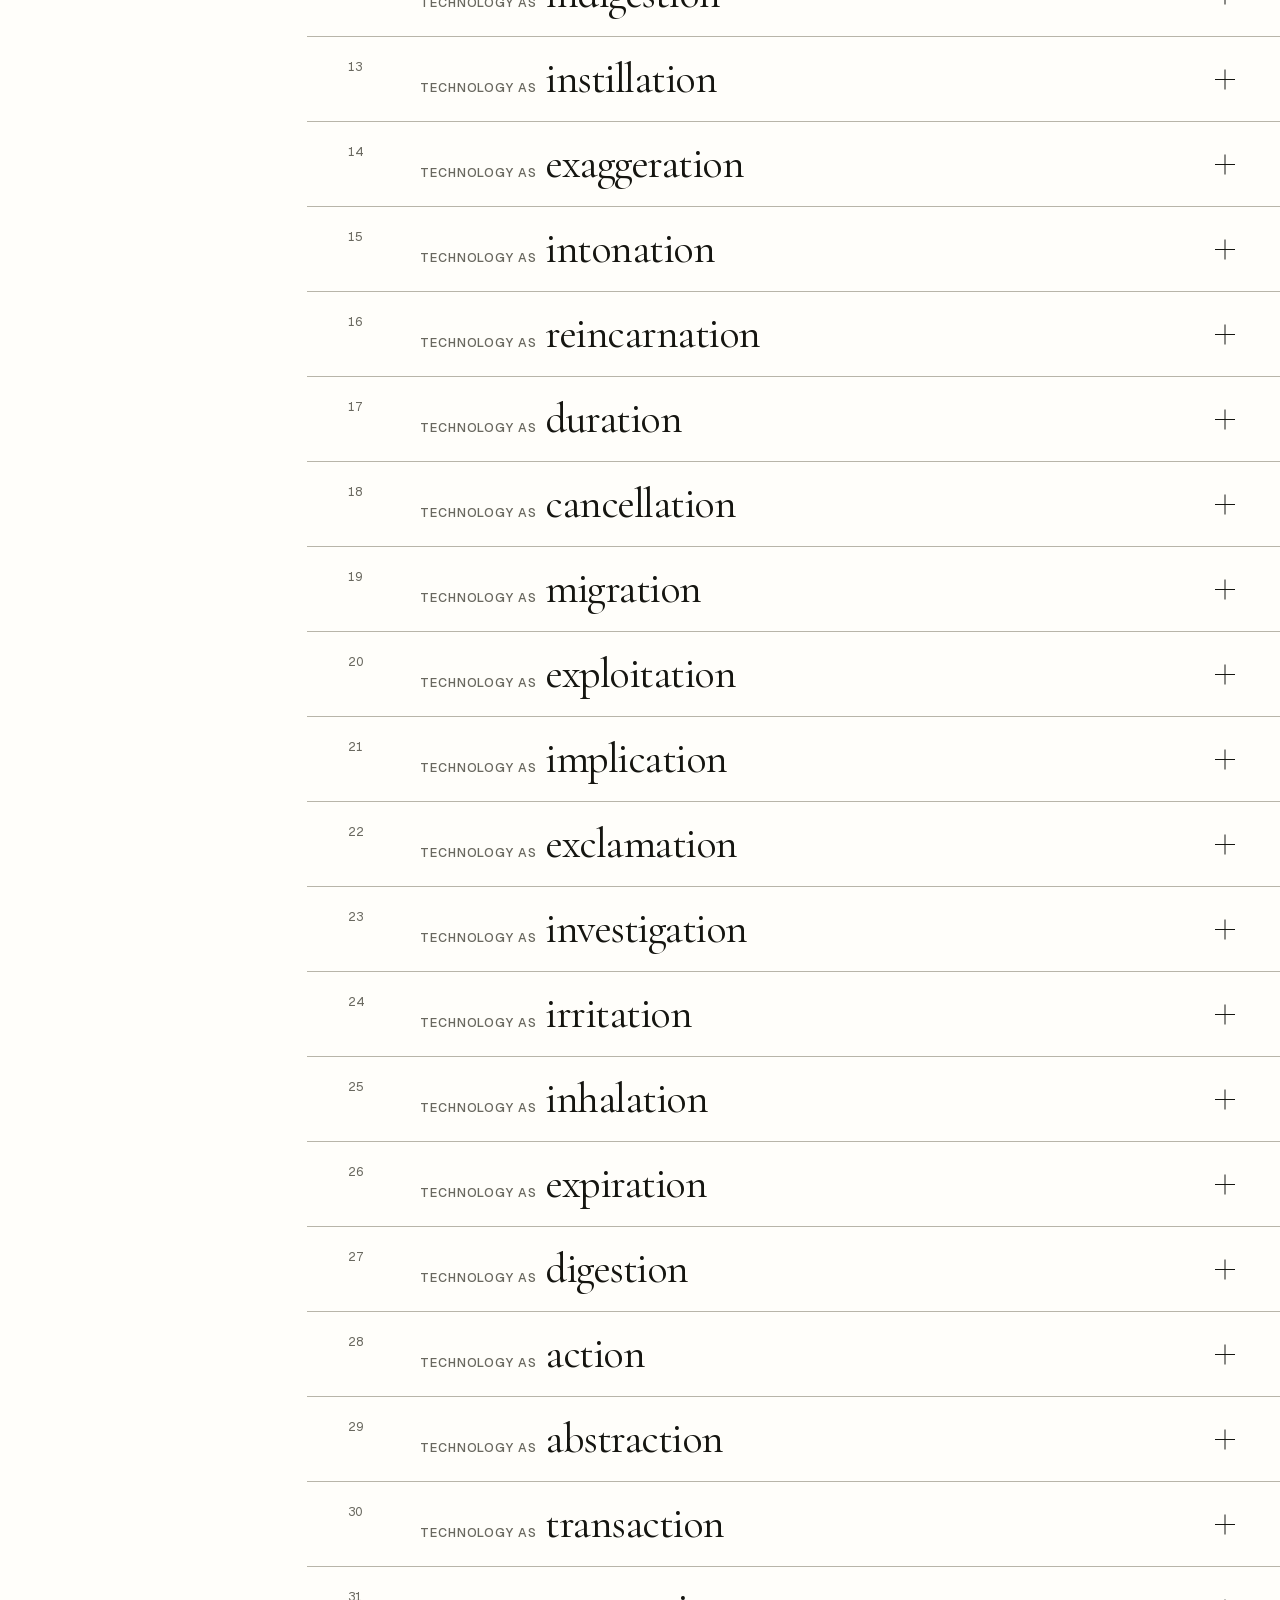
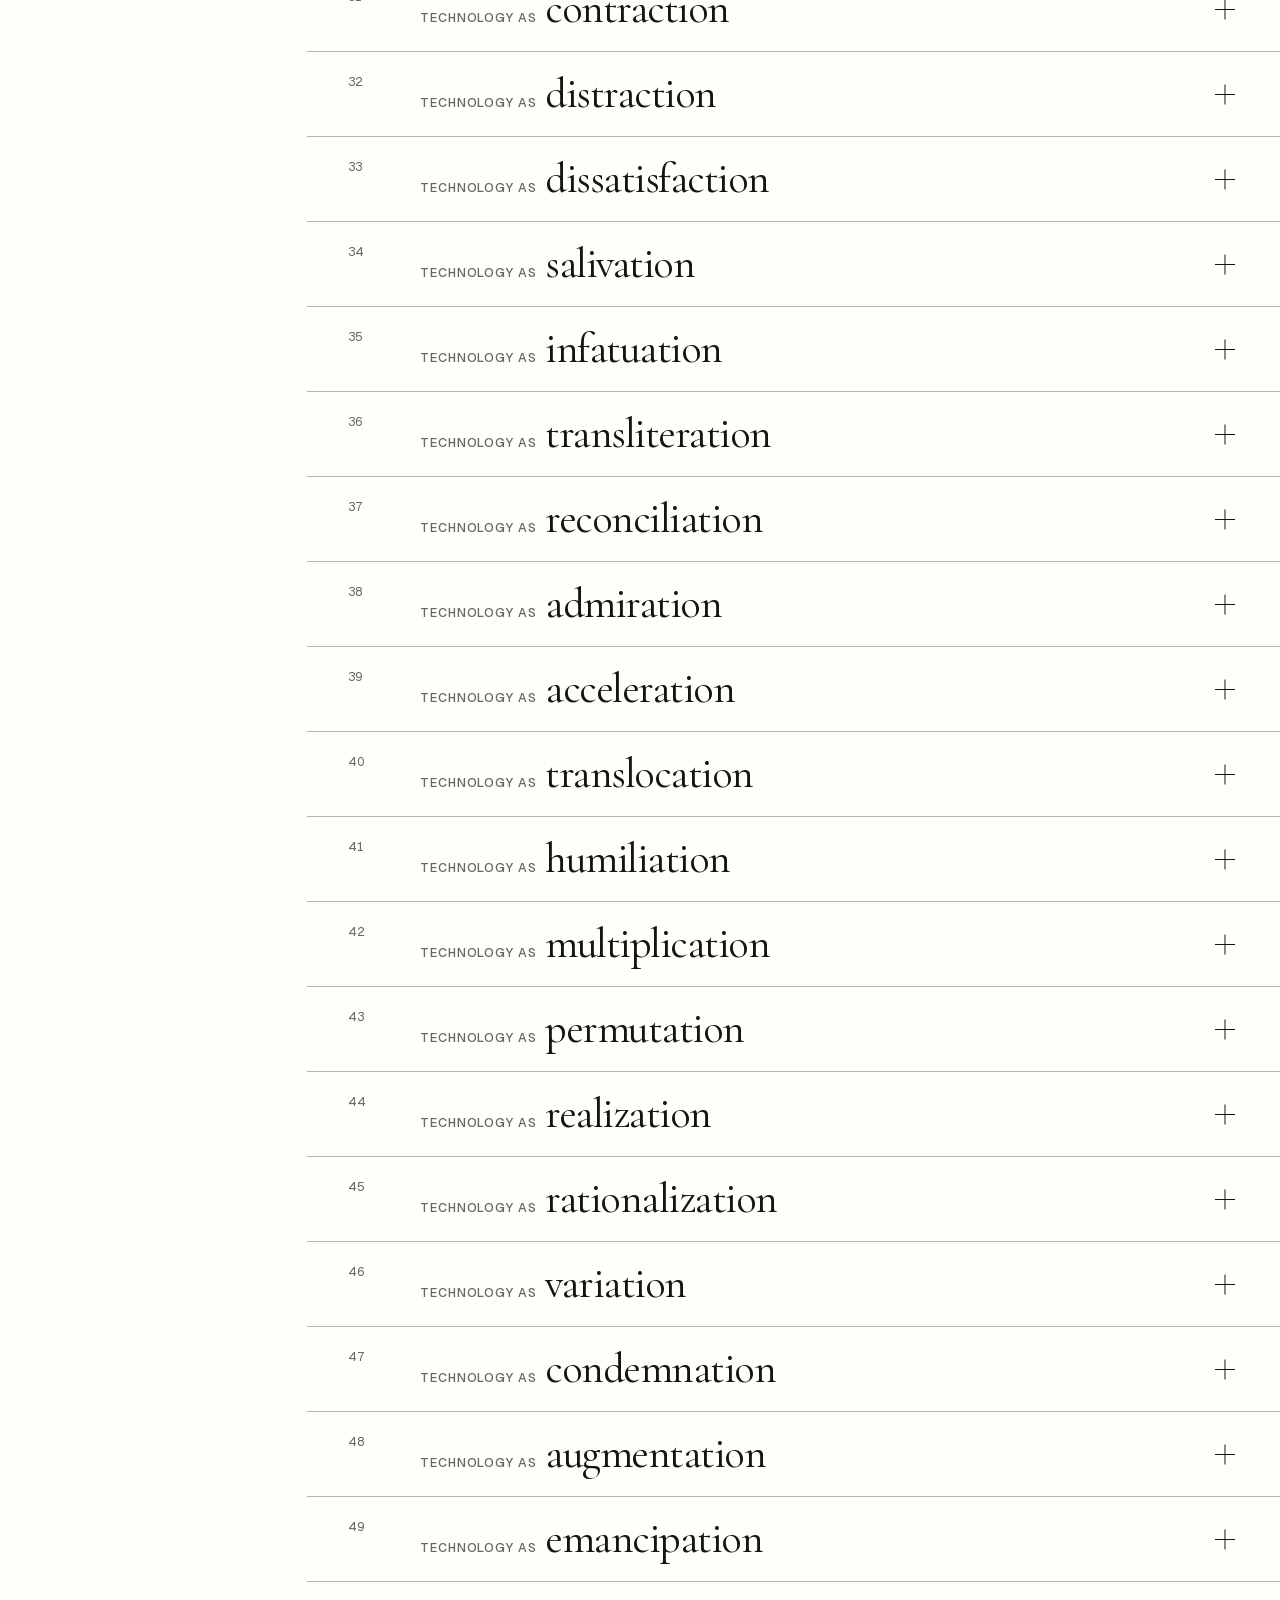
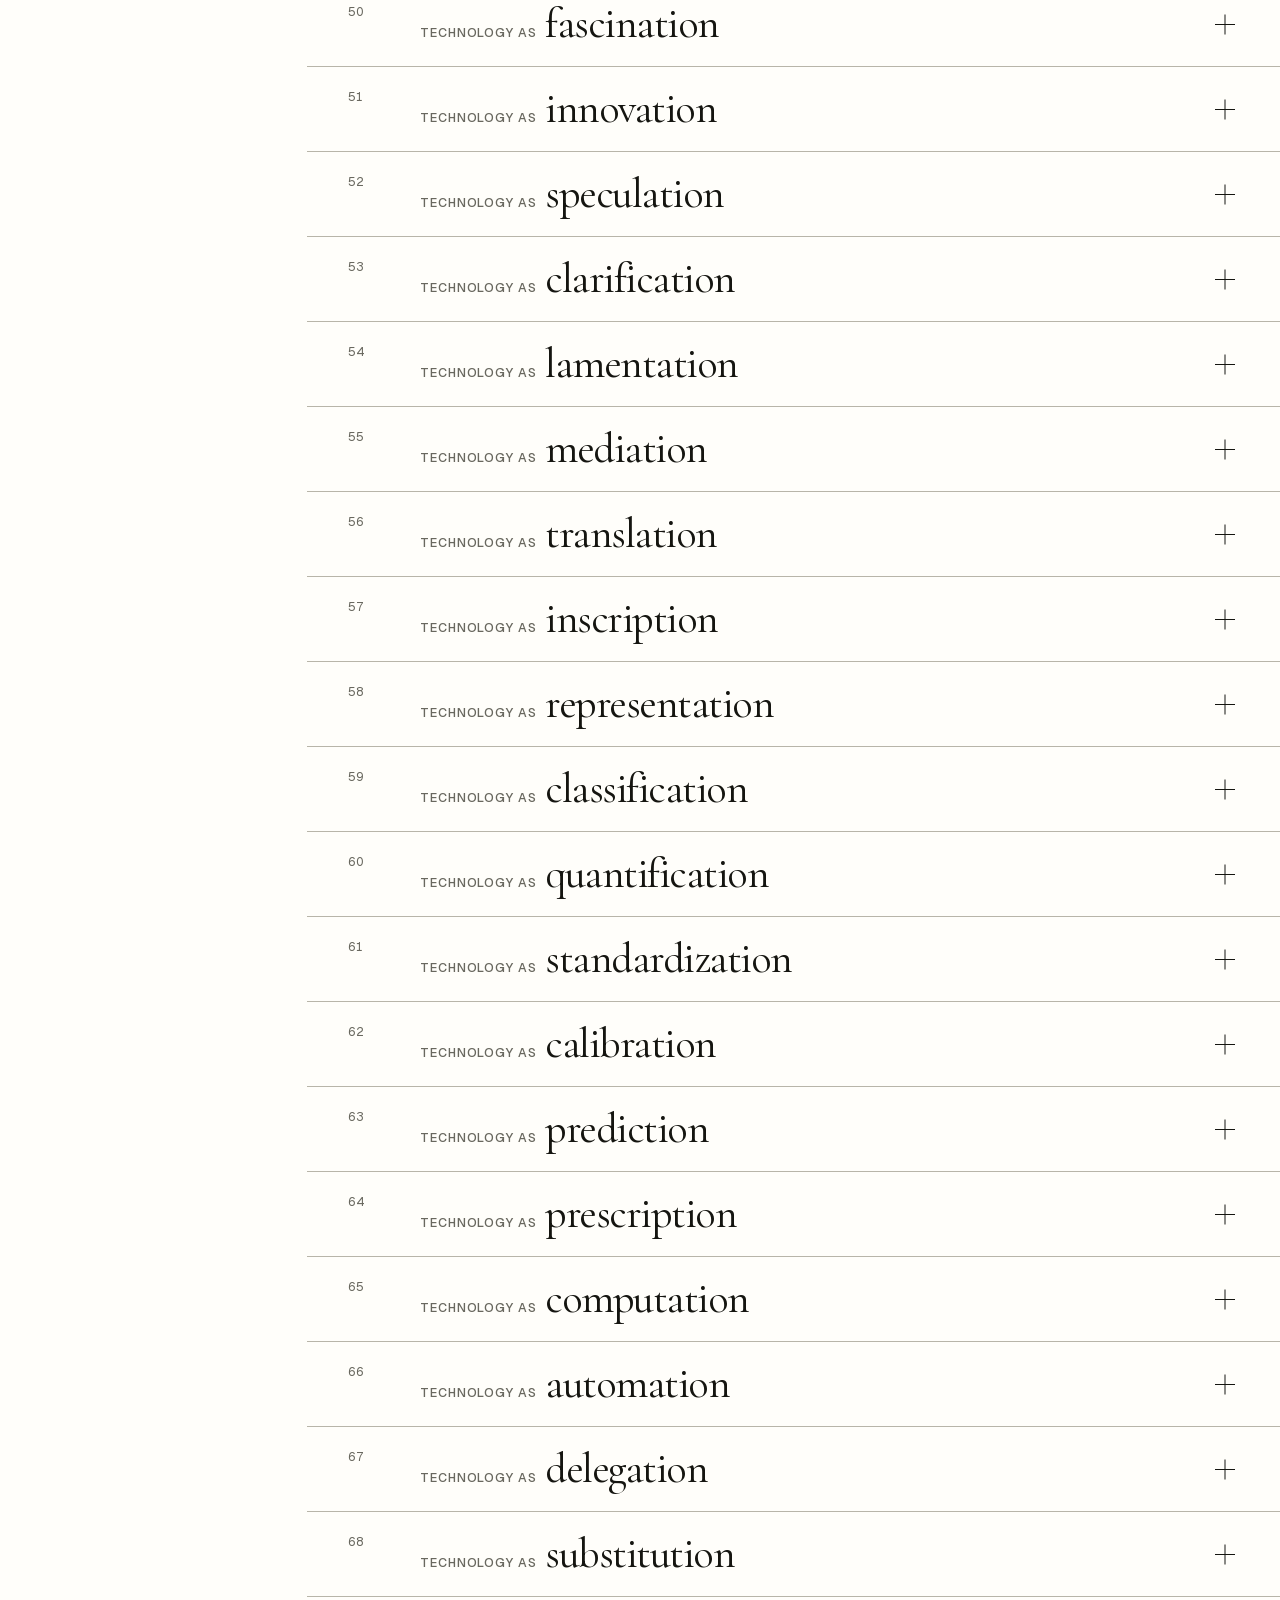
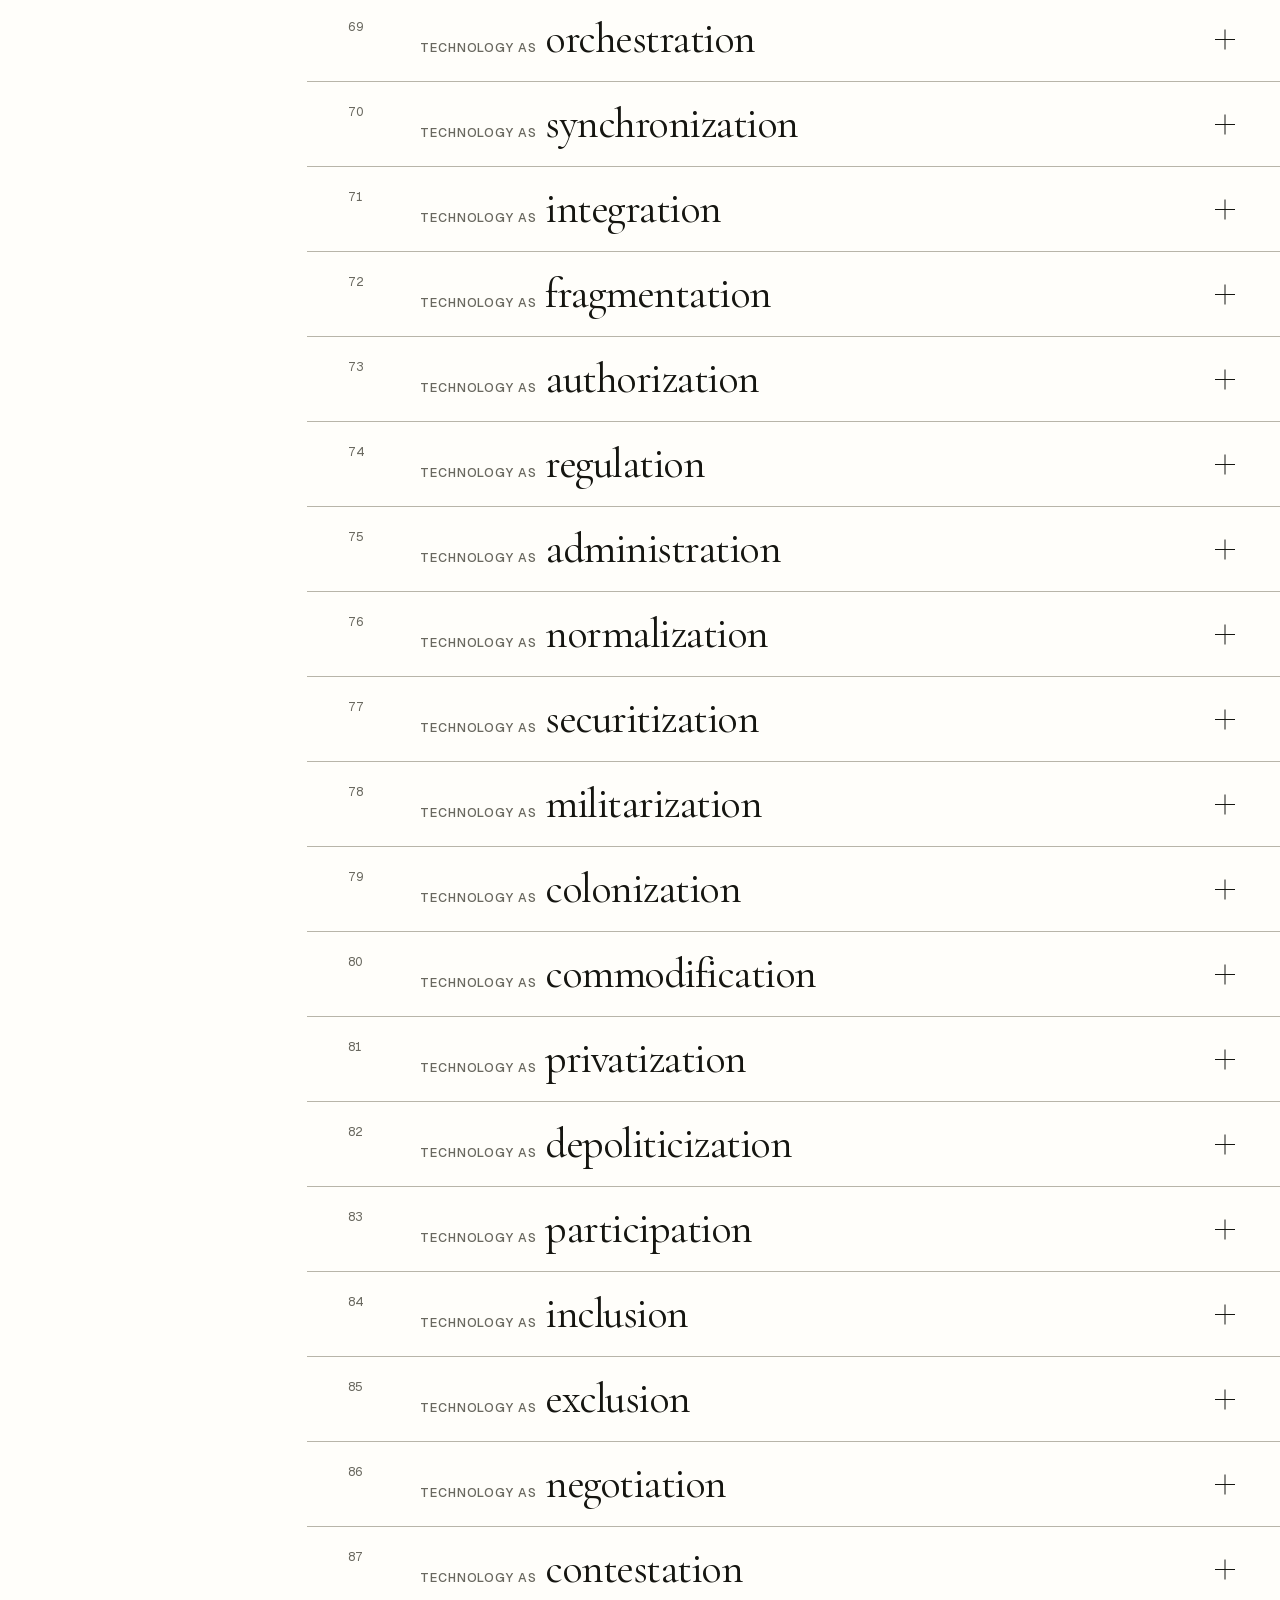
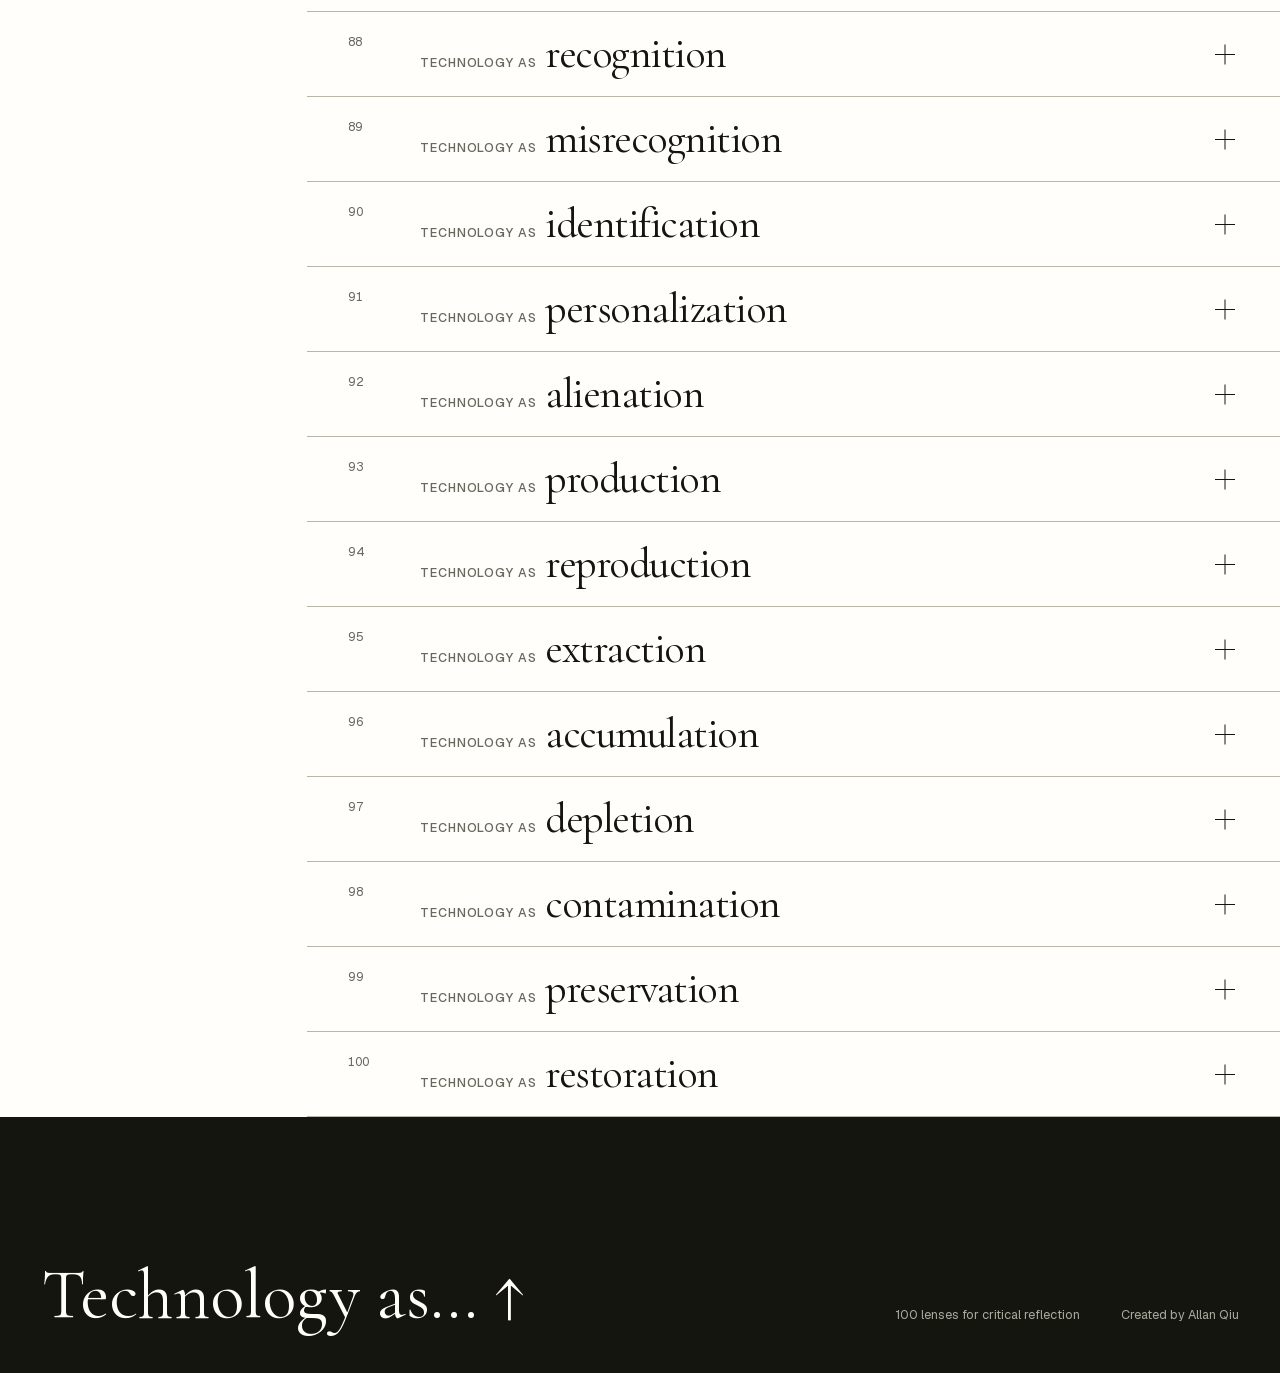
<file: source.html>
<!DOCTYPE html><html lang="en"><head><meta charSet="utf-8"/><meta name="viewport" content="width=device-width, initial-scale=1"/><link rel="stylesheet" href="./styles.css"><title>Technology as…</title><meta name="description" content="100 lenses for seeing what technology makes possible, normal, and invisible."/><meta property="og:title" content="Technology as…"/><meta property="og:description" content="100 lenses for seeing what technology makes possible, normal, and invisible."/><meta property="og:image" content="https://allanqq.github.io/technology-as/og.png"/><meta property="og:image:width" content="1200"/><meta property="og:image:height" content="630"/><meta property="og:image:alt" content="Technology as — 100 lenses for critical reflection"/><meta name="twitter:card" content="summary_large_image"/><meta name="twitter:title" content="Technology as…"/><meta name="twitter:description" content="100 lenses for seeing what technology makes possible, normal, and invisible."/><meta name="twitter:image" content="https://allanqq.github.io/technology-as/og.png"/><link rel="shortcut icon" href="./technology-as-icon.svg?v=2"/><link rel="icon" href="./technology-as-icon.svg?v=2" type="image/svg+xml"/>
<link rel="preload" href="./assets/_vinext_fonts/cormorant-garamond-e7eb2e70beb6/cormorant-garamond-7d0fab25.woff2" as="font" type="font/woff2" crossorigin />
<link rel="preload" href="./assets/_vinext_fonts/cormorant-garamond-e7eb2e70beb6/cormorant-garamond-bd3fa9fe.woff2" as="font" type="font/woff2" crossorigin />
<link rel="preload" href="./assets/_vinext_fonts/cormorant-garamond-e7eb2e70beb6/cormorant-garamond-5f813686.woff2" as="font" type="font/woff2" crossorigin />
<link rel="preload" href="./assets/_vinext_fonts/cormorant-garamond-e7eb2e70beb6/cormorant-garamond-0365c557.woff2" as="font" type="font/woff2" crossorigin />
<link rel="preload" href="./assets/_vinext_fonts/cormorant-garamond-e7eb2e70beb6/cormorant-garamond-fe99e303.woff2" as="font" type="font/woff2" crossorigin />
<link rel="preload" href="./assets/_vinext_fonts/cormorant-garamond-e7eb2e70beb6/cormorant-garamond-dd44b623.woff2" as="font" type="font/woff2" crossorigin />
<link rel="preload" href="./assets/_vinext_fonts/cormorant-garamond-e7eb2e70beb6/cormorant-garamond-44d82aa9.woff2" as="font" type="font/woff2" crossorigin />
<link rel="preload" href="./assets/_vinext_fonts/cormorant-garamond-e7eb2e70beb6/cormorant-garamond-7f5a19db.woff2" as="font" type="font/woff2" crossorigin />
<link rel="preload" href="./assets/_vinext_fonts/cormorant-garamond-e7eb2e70beb6/cormorant-garamond-21114939.woff2" as="font" type="font/woff2" crossorigin />
<link rel="preload" href="./assets/_vinext_fonts/cormorant-garamond-e7eb2e70beb6/cormorant-garamond-e99b45a2.woff2" as="font" type="font/woff2" crossorigin />
<link rel="preload" href="./assets/_vinext_fonts/geist-8ac0455e797f/geist-ff2310f5.woff2" as="font" type="font/woff2" crossorigin />
<link rel="preload" href="./assets/_vinext_fonts/geist-8ac0455e797f/geist-875ccdd4.woff2" as="font" type="font/woff2" crossorigin />
<link rel="preload" href="./assets/_vinext_fonts/geist-8ac0455e797f/geist-52306abf.woff2" as="font" type="font/woff2" crossorigin />
<link rel="preload" href="./assets/_vinext_fonts/geist-8ac0455e797f/geist-001175b1.woff2" as="font" type="font/woff2" crossorigin />
<link rel="preload" href="./assets/_vinext_fonts/geist-8ac0455e797f/geist-98bbbccb.woff2" as="font" type="font/woff2" crossorigin />
<style data-vinext-fonts>/* cyrillic-ext */
@font-face {
  font-family: 'Cormorant Garamond';
  font-style: italic;
  font-weight: 400;
  font-display: swap;
  src: url(./assets/_vinext_fonts/cormorant-garamond-e7eb2e70beb6/cormorant-garamond-7d0fab25.woff2) format('woff2');
  unicode-range: U+0460-052F, U+1C80-1C8A, U+20B4, U+2DE0-2DFF, U+A640-A69F, U+FE2E-FE2F;
}
/* cyrillic */
@font-face {
  font-family: 'Cormorant Garamond';
  font-style: italic;
  font-weight: 400;
  font-display: swap;
  src: url(./assets/_vinext_fonts/cormorant-garamond-e7eb2e70beb6/cormorant-garamond-bd3fa9fe.woff2) format('woff2');
  unicode-range: U+0301, U+0400-045F, U+0490-0491, U+04B0-04B1, U+2116;
}
/* vietnamese */
@font-face {
  font-family: 'Cormorant Garamond';
  font-style: italic;
  font-weight: 400;
  font-display: swap;
  src: url(./assets/_vinext_fonts/cormorant-garamond-e7eb2e70beb6/cormorant-garamond-5f813686.woff2) format('woff2');
  unicode-range: U+0102-0103, U+0110-0111, U+0128-0129, U+0168-0169, U+01A0-01A1, U+01AF-01B0, U+0300-0301, U+0303-0304, U+0308-0309, U+0323, U+0329, U+1EA0-1EF9, U+20AB;
}
/* latin-ext */
@font-face {
  font-family: 'Cormorant Garamond';
  font-style: italic;
  font-weight: 400;
  font-display: swap;
  src: url(./assets/_vinext_fonts/cormorant-garamond-e7eb2e70beb6/cormorant-garamond-0365c557.woff2) format('woff2');
  unicode-range: U+0100-02BA, U+02BD-02C5, U+02C7-02CC, U+02CE-02D7, U+02DD-02FF, U+0304, U+0308, U+0329, U+1D00-1DBF, U+1E00-1E9F, U+1EF2-1EFF, U+2020, U+20A0-20AB, U+20AD-20C0, U+2113, U+2C60-2C7F, U+A720-A7FF;
}
/* latin */
@font-face {
  font-family: 'Cormorant Garamond';
  font-style: italic;
  font-weight: 400;
  font-display: swap;
  src: url(./assets/_vinext_fonts/cormorant-garamond-e7eb2e70beb6/cormorant-garamond-fe99e303.woff2) format('woff2');
  unicode-range: U+0000-00FF, U+0131, U+0152-0153, U+02BB-02BC, U+02C6, U+02DA, U+02DC, U+0304, U+0308, U+0329, U+2000-206F, U+20AC, U+2122, U+2191, U+2193, U+2212, U+2215, U+FEFF, U+FFFD;
}
/* cyrillic-ext */
@font-face {
  font-family: 'Cormorant Garamond';
  font-style: italic;
  font-weight: 500;
  font-display: swap;
  src: url(./assets/_vinext_fonts/cormorant-garamond-e7eb2e70beb6/cormorant-garamond-7d0fab25.woff2) format('woff2');
  unicode-range: U+0460-052F, U+1C80-1C8A, U+20B4, U+2DE0-2DFF, U+A640-A69F, U+FE2E-FE2F;
}
/* cyrillic */
@font-face {
  font-family: 'Cormorant Garamond';
  font-style: italic;
  font-weight: 500;
  font-display: swap;
  src: url(./assets/_vinext_fonts/cormorant-garamond-e7eb2e70beb6/cormorant-garamond-bd3fa9fe.woff2) format('woff2');
  unicode-range: U+0301, U+0400-045F, U+0490-0491, U+04B0-04B1, U+2116;
}
/* vietnamese */
@font-face {
  font-family: 'Cormorant Garamond';
  font-style: italic;
  font-weight: 500;
  font-display: swap;
  src: url(./assets/_vinext_fonts/cormorant-garamond-e7eb2e70beb6/cormorant-garamond-5f813686.woff2) format('woff2');
  unicode-range: U+0102-0103, U+0110-0111, U+0128-0129, U+0168-0169, U+01A0-01A1, U+01AF-01B0, U+0300-0301, U+0303-0304, U+0308-0309, U+0323, U+0329, U+1EA0-1EF9, U+20AB;
}
/* latin-ext */
@font-face {
  font-family: 'Cormorant Garamond';
  font-style: italic;
  font-weight: 500;
  font-display: swap;
  src: url(./assets/_vinext_fonts/cormorant-garamond-e7eb2e70beb6/cormorant-garamond-0365c557.woff2) format('woff2');
  unicode-range: U+0100-02BA, U+02BD-02C5, U+02C7-02CC, U+02CE-02D7, U+02DD-02FF, U+0304, U+0308, U+0329, U+1D00-1DBF, U+1E00-1E9F, U+1EF2-1EFF, U+2020, U+20A0-20AB, U+20AD-20C0, U+2113, U+2C60-2C7F, U+A720-A7FF;
}
/* latin */
@font-face {
  font-family: 'Cormorant Garamond';
  font-style: italic;
  font-weight: 500;
  font-display: swap;
  src: url(./assets/_vinext_fonts/cormorant-garamond-e7eb2e70beb6/cormorant-garamond-fe99e303.woff2) format('woff2');
  unicode-range: U+0000-00FF, U+0131, U+0152-0153, U+02BB-02BC, U+02C6, U+02DA, U+02DC, U+0304, U+0308, U+0329, U+2000-206F, U+20AC, U+2122, U+2191, U+2193, U+2212, U+2215, U+FEFF, U+FFFD;
}
/* cyrillic-ext */
@font-face {
  font-family: 'Cormorant Garamond';
  font-style: italic;
  font-weight: 600;
  font-display: swap;
  src: url(./assets/_vinext_fonts/cormorant-garamond-e7eb2e70beb6/cormorant-garamond-7d0fab25.woff2) format('woff2');
  unicode-range: U+0460-052F, U+1C80-1C8A, U+20B4, U+2DE0-2DFF, U+A640-A69F, U+FE2E-FE2F;
}
/* cyrillic */
@font-face {
  font-family: 'Cormorant Garamond';
  font-style: italic;
  font-weight: 600;
  font-display: swap;
  src: url(./assets/_vinext_fonts/cormorant-garamond-e7eb2e70beb6/cormorant-garamond-bd3fa9fe.woff2) format('woff2');
  unicode-range: U+0301, U+0400-045F, U+0490-0491, U+04B0-04B1, U+2116;
}
/* vietnamese */
@font-face {
  font-family: 'Cormorant Garamond';
  font-style: italic;
  font-weight: 600;
  font-display: swap;
  src: url(./assets/_vinext_fonts/cormorant-garamond-e7eb2e70beb6/cormorant-garamond-5f813686.woff2) format('woff2');
  unicode-range: U+0102-0103, U+0110-0111, U+0128-0129, U+0168-0169, U+01A0-01A1, U+01AF-01B0, U+0300-0301, U+0303-0304, U+0308-0309, U+0323, U+0329, U+1EA0-1EF9, U+20AB;
}
/* latin-ext */
@font-face {
  font-family: 'Cormorant Garamond';
  font-style: italic;
  font-weight: 600;
  font-display: swap;
  src: url(./assets/_vinext_fonts/cormorant-garamond-e7eb2e70beb6/cormorant-garamond-0365c557.woff2) format('woff2');
  unicode-range: U+0100-02BA, U+02BD-02C5, U+02C7-02CC, U+02CE-02D7, U+02DD-02FF, U+0304, U+0308, U+0329, U+1D00-1DBF, U+1E00-1E9F, U+1EF2-1EFF, U+2020, U+20A0-20AB, U+20AD-20C0, U+2113, U+2C60-2C7F, U+A720-A7FF;
}
/* latin */
@font-face {
  font-family: 'Cormorant Garamond';
  font-style: italic;
  font-weight: 600;
  font-display: swap;
  src: url(./assets/_vinext_fonts/cormorant-garamond-e7eb2e70beb6/cormorant-garamond-fe99e303.woff2) format('woff2');
  unicode-range: U+0000-00FF, U+0131, U+0152-0153, U+02BB-02BC, U+02C6, U+02DA, U+02DC, U+0304, U+0308, U+0329, U+2000-206F, U+20AC, U+2122, U+2191, U+2193, U+2212, U+2215, U+FEFF, U+FFFD;
}
/* cyrillic-ext */
@font-face {
  font-family: 'Cormorant Garamond';
  font-style: normal;
  font-weight: 400;
  font-display: swap;
  src: url(./assets/_vinext_fonts/cormorant-garamond-e7eb2e70beb6/cormorant-garamond-dd44b623.woff2) format('woff2');
  unicode-range: U+0460-052F, U+1C80-1C8A, U+20B4, U+2DE0-2DFF, U+A640-A69F, U+FE2E-FE2F;
}
/* cyrillic */
@font-face {
  font-family: 'Cormorant Garamond';
  font-style: normal;
  font-weight: 400;
  font-display: swap;
  src: url(./assets/_vinext_fonts/cormorant-garamond-e7eb2e70beb6/cormorant-garamond-44d82aa9.woff2) format('woff2');
  unicode-range: U+0301, U+0400-045F, U+0490-0491, U+04B0-04B1, U+2116;
}
/* vietnamese */
@font-face {
  font-family: 'Cormorant Garamond';
  font-style: normal;
  font-weight: 400;
  font-display: swap;
  src: url(./assets/_vinext_fonts/cormorant-garamond-e7eb2e70beb6/cormorant-garamond-7f5a19db.woff2) format('woff2');
  unicode-range: U+0102-0103, U+0110-0111, U+0128-0129, U+0168-0169, U+01A0-01A1, U+01AF-01B0, U+0300-0301, U+0303-0304, U+0308-0309, U+0323, U+0329, U+1EA0-1EF9, U+20AB;
}
/* latin-ext */
@font-face {
  font-family: 'Cormorant Garamond';
  font-style: normal;
  font-weight: 400;
  font-display: swap;
  src: url(./assets/_vinext_fonts/cormorant-garamond-e7eb2e70beb6/cormorant-garamond-21114939.woff2) format('woff2');
  unicode-range: U+0100-02BA, U+02BD-02C5, U+02C7-02CC, U+02CE-02D7, U+02DD-02FF, U+0304, U+0308, U+0329, U+1D00-1DBF, U+1E00-1E9F, U+1EF2-1EFF, U+2020, U+20A0-20AB, U+20AD-20C0, U+2113, U+2C60-2C7F, U+A720-A7FF;
}
/* latin */
@font-face {
  font-family: 'Cormorant Garamond';
  font-style: normal;
  font-weight: 400;
  font-display: swap;
  src: url(./assets/_vinext_fonts/cormorant-garamond-e7eb2e70beb6/cormorant-garamond-e99b45a2.woff2) format('woff2');
  unicode-range: U+0000-00FF, U+0131, U+0152-0153, U+02BB-02BC, U+02C6, U+02DA, U+02DC, U+0304, U+0308, U+0329, U+2000-206F, U+20AC, U+2122, U+2191, U+2193, U+2212, U+2215, U+FEFF, U+FFFD;
}
/* cyrillic-ext */
@font-face {
  font-family: 'Cormorant Garamond';
  font-style: normal;
  font-weight: 500;
  font-display: swap;
  src: url(./assets/_vinext_fonts/cormorant-garamond-e7eb2e70beb6/cormorant-garamond-dd44b623.woff2) format('woff2');
  unicode-range: U+0460-052F, U+1C80-1C8A, U+20B4, U+2DE0-2DFF, U+A640-A69F, U+FE2E-FE2F;
}
/* cyrillic */
@font-face {
  font-family: 'Cormorant Garamond';
  font-style: normal;
  font-weight: 500;
  font-display: swap;
  src: url(./assets/_vinext_fonts/cormorant-garamond-e7eb2e70beb6/cormorant-garamond-44d82aa9.woff2) format('woff2');
  unicode-range: U+0301, U+0400-045F, U+0490-0491, U+04B0-04B1, U+2116;
}
/* vietnamese */
@font-face {
  font-family: 'Cormorant Garamond';
  font-style: normal;
  font-weight: 500;
  font-display: swap;
  src: url(./assets/_vinext_fonts/cormorant-garamond-e7eb2e70beb6/cormorant-garamond-7f5a19db.woff2) format('woff2');
  unicode-range: U+0102-0103, U+0110-0111, U+0128-0129, U+0168-0169, U+01A0-01A1, U+01AF-01B0, U+0300-0301, U+0303-0304, U+0308-0309, U+0323, U+0329, U+1EA0-1EF9, U+20AB;
}
/* latin-ext */
@font-face {
  font-family: 'Cormorant Garamond';
  font-style: normal;
  font-weight: 500;
  font-display: swap;
  src: url(./assets/_vinext_fonts/cormorant-garamond-e7eb2e70beb6/cormorant-garamond-21114939.woff2) format('woff2');
  unicode-range: U+0100-02BA, U+02BD-02C5, U+02C7-02CC, U+02CE-02D7, U+02DD-02FF, U+0304, U+0308, U+0329, U+1D00-1DBF, U+1E00-1E9F, U+1EF2-1EFF, U+2020, U+20A0-20AB, U+20AD-20C0, U+2113, U+2C60-2C7F, U+A720-A7FF;
}
/* latin */
@font-face {
  font-family: 'Cormorant Garamond';
  font-style: normal;
  font-weight: 500;
  font-display: swap;
  src: url(./assets/_vinext_fonts/cormorant-garamond-e7eb2e70beb6/cormorant-garamond-e99b45a2.woff2) format('woff2');
  unicode-range: U+0000-00FF, U+0131, U+0152-0153, U+02BB-02BC, U+02C6, U+02DA, U+02DC, U+0304, U+0308, U+0329, U+2000-206F, U+20AC, U+2122, U+2191, U+2193, U+2212, U+2215, U+FEFF, U+FFFD;
}
/* cyrillic-ext */
@font-face {
  font-family: 'Cormorant Garamond';
  font-style: normal;
  font-weight: 600;
  font-display: swap;
  src: url(./assets/_vinext_fonts/cormorant-garamond-e7eb2e70beb6/cormorant-garamond-dd44b623.woff2) format('woff2');
  unicode-range: U+0460-052F, U+1C80-1C8A, U+20B4, U+2DE0-2DFF, U+A640-A69F, U+FE2E-FE2F;
}
/* cyrillic */
@font-face {
  font-family: 'Cormorant Garamond';
  font-style: normal;
  font-weight: 600;
  font-display: swap;
  src: url(./assets/_vinext_fonts/cormorant-garamond-e7eb2e70beb6/cormorant-garamond-44d82aa9.woff2) format('woff2');
  unicode-range: U+0301, U+0400-045F, U+0490-0491, U+04B0-04B1, U+2116;
}
/* vietnamese */
@font-face {
  font-family: 'Cormorant Garamond';
  font-style: normal;
  font-weight: 600;
  font-display: swap;
  src: url(./assets/_vinext_fonts/cormorant-garamond-e7eb2e70beb6/cormorant-garamond-7f5a19db.woff2) format('woff2');
  unicode-range: U+0102-0103, U+0110-0111, U+0128-0129, U+0168-0169, U+01A0-01A1, U+01AF-01B0, U+0300-0301, U+0303-0304, U+0308-0309, U+0323, U+0329, U+1EA0-1EF9, U+20AB;
}
/* latin-ext */
@font-face {
  font-family: 'Cormorant Garamond';
  font-style: normal;
  font-weight: 600;
  font-display: swap;
  src: url(./assets/_vinext_fonts/cormorant-garamond-e7eb2e70beb6/cormorant-garamond-21114939.woff2) format('woff2');
  unicode-range: U+0100-02BA, U+02BD-02C5, U+02C7-02CC, U+02CE-02D7, U+02DD-02FF, U+0304, U+0308, U+0329, U+1D00-1DBF, U+1E00-1E9F, U+1EF2-1EFF, U+2020, U+20A0-20AB, U+20AD-20C0, U+2113, U+2C60-2C7F, U+A720-A7FF;
}
/* latin */
@font-face {
  font-family: 'Cormorant Garamond';
  font-style: normal;
  font-weight: 600;
  font-display: swap;
  src: url(./assets/_vinext_fonts/cormorant-garamond-e7eb2e70beb6/cormorant-garamond-e99b45a2.woff2) format('woff2');
  unicode-range: U+0000-00FF, U+0131, U+0152-0153, U+02BB-02BC, U+02C6, U+02DA, U+02DC, U+0304, U+0308, U+0329, U+2000-206F, U+20AC, U+2122, U+2191, U+2193, U+2212, U+2215, U+FEFF, U+FFFD;
}

.__font_cormorant_garamond_05lb8hv { font-family: 'Cormorant Garamond', sans-serif; }

.__variable_cormorant_garamond_05lb8hv { --font-serif: 'Cormorant Garamond', sans-serif; }

/* cyrillic-ext */
@font-face {
  font-family: 'Geist';
  font-style: normal;
  font-weight: 100 900;
  font-display: swap;
  src: url(./assets/_vinext_fonts/geist-8ac0455e797f/geist-ff2310f5.woff2) format('woff2');
  unicode-range: U+0460-052F, U+1C80-1C8A, U+20B4, U+2DE0-2DFF, U+A640-A69F, U+FE2E-FE2F;
}
/* cyrillic */
@font-face {
  font-family: 'Geist';
  font-style: normal;
  font-weight: 100 900;
  font-display: swap;
  src: url(./assets/_vinext_fonts/geist-8ac0455e797f/geist-875ccdd4.woff2) format('woff2');
  unicode-range: U+0301, U+0400-045F, U+0490-0491, U+04B0-04B1, U+2116;
}
/* vietnamese */
@font-face {
  font-family: 'Geist';
  font-style: normal;
  font-weight: 100 900;
  font-display: swap;
  src: url(./assets/_vinext_fonts/geist-8ac0455e797f/geist-52306abf.woff2) format('woff2');
  unicode-range: U+0102-0103, U+0110-0111, U+0128-0129, U+0168-0169, U+01A0-01A1, U+01AF-01B0, U+0300-0301, U+0303-0304, U+0308-0309, U+0323, U+0329, U+1EA0-1EF9, U+20AB;
}
/* latin-ext */
@font-face {
  font-family: 'Geist';
  font-style: normal;
  font-weight: 100 900;
  font-display: swap;
  src: url(./assets/_vinext_fonts/geist-8ac0455e797f/geist-001175b1.woff2) format('woff2');
  unicode-range: U+0100-02BA, U+02BD-02C5, U+02C7-02CC, U+02CE-02D7, U+02DD-02FF, U+0304, U+0308, U+0329, U+1D00-1DBF, U+1E00-1E9F, U+1EF2-1EFF, U+2020, U+20A0-20AB, U+20AD-20C0, U+2113, U+2C60-2C7F, U+A720-A7FF;
}
/* latin */
@font-face {
  font-family: 'Geist';
  font-style: normal;
  font-weight: 100 900;
  font-display: swap;
  src: url(./assets/_vinext_fonts/geist-8ac0455e797f/geist-98bbbccb.woff2) format('woff2');
  unicode-range: U+0000-00FF, U+0131, U+0152-0153, U+02BB-02BC, U+02C6, U+02DA, U+02DC, U+0304, U+0308, U+0329, U+2000-206F, U+20AC, U+2122, U+2191, U+2193, U+2212, U+2215, U+FEFF, U+FFFD;
}

.__font_geist_1th67zq { font-family: 'Geist', sans-serif; }

.__variable_geist_1th67zq { --font-sans: 'Geist', sans-serif; }
</style>
<link rel="canonical" href="https://allanqq.github.io/technology-as/"></head><body class="__variable_cormorant_garamond_05lb8hv __variable_geist_1th67zq"><a class="skip-link" href="#collection">Skip to the lens collection</a><header class="site-header" id="top"><a class="wordmark" href="#top" aria-label="Technology as, home">T<span>/</span>A</a><p class="header-note">Critical reflections on technology</p><nav aria-label="Page navigation"><a href="#collection">100 Lenses Index</a></nav></header><main><section class="orientation" aria-labelledby="page-title"><h1 id="page-title"><span>Technology</span><em>as…</em></h1><div class="orientation-copy"><p>100 lenses for seeing what technology makes possible, normal, and invisible.</p><a href="#collection">Choose a lens <span aria-hidden="true">↓</span></a></div></section><section class="archive" id="collection" aria-label="100 technology lenses"><div class="archive-layout"><aside class="filter-rail" aria-label="Browse controls"><div class="search-control"><label for="lens-search">Search all lenses</label><div><input id="lens-search" type="search" placeholder="Try “power” or “labor”" autoComplete="off" value=""/><span aria-hidden="true">⌕</span></div></div></aside><div class="results-field"><div class="results-toolbar"><p role="status" aria-live="polite" aria-atomic="true"><strong>100</strong> <!-- -->lenses</p><div class="sort-control" aria-label="Sort lenses"><span>Order</span><button type="button" aria-pressed="true">01—100</button><button type="button" aria-pressed="false">A—Z</button></div></div><ol class="lens-index"><li id="lens-1" data-lens-record="true"><details name="technology-lens"><summary><span class="record-number">01</span><span class="record-title"><span>Technology as</span> <!-- -->transformation</span><span class="record-toggle" aria-hidden="true"></span></summary><div class="record-body"><div class="record-interpretation"><p class="content-label">Interpretation</p><p>Technology does more than alter how a task is performed. It can transform behavior, institutions, environments, identities, expectations, and the meanings attached to an activity.</p></div><div class="record-catalyst"><p class="content-label">Catalyst</p><p>Beyond its intended function, what does this technology transform—and who benefits from, resists, or bears the cost of that transformation?</p></div></div></details></li><li id="lens-2" data-lens-record="true"><details name="technology-lens"><summary><span class="record-number">02</span><span class="record-title"><span>Technology as</span> <!-- -->introspection</span><span class="record-toggle" aria-hidden="true"></span></summary><div class="record-body"><div class="record-interpretation"><p class="content-label">Interpretation</p><p>Technology can operate as a mirror. What people build and how they use it disclose their desires, fears, assumptions, habits, and definitions of progress.</p></div><div class="record-catalyst"><p class="content-label">Catalyst</p><p>What does this technology reveal about its makers and users that they might prefer not to acknowledge?</p></div></div></details></li><li id="lens-3" data-lens-record="true"><details name="technology-lens"><summary><span class="record-number">03</span><span class="record-title"><span>Technology as</span> <!-- -->simulation</span><span class="record-toggle" aria-hidden="true"></span></summary><div class="record-body"><div class="record-interpretation"><p class="content-label">Interpretation</p><p>A simulation renders part of reality manageable by modelling it. Yet every model simplifies, excludes, and interprets; the danger begins when the representation is treated as the world itself.</p></div><div class="record-catalyst"><p class="content-label">Catalyst</p><p>What disappears when this simulation becomes a substitute for direct experience, situated knowledge, or material reality?</p></div></div></details></li><li id="lens-4" data-lens-record="true"><details name="technology-lens"><summary><span class="record-number">04</span><span class="record-title"><span>Technology as</span> <!-- -->tribulation</span><span class="record-toggle" aria-hidden="true"></span></summary><div class="record-body"><div class="record-interpretation"><p class="content-label">Interpretation</p><p>Technology can be experienced as a trial: a source of difficulty, instability, dependence, exclusion, or suffering. Such hardship is often dismissed as a temporary cost of progress.</p></div><div class="record-catalyst"><p class="content-label">Catalyst</p><p>Whose tribulation is being normalized as an acceptable price for someone else’s convenience or advancement?</p></div></div></details></li><li id="lens-5" data-lens-record="true"><details name="technology-lens"><summary><span class="record-number">05</span><span class="record-title"><span>Technology as</span> <!-- -->interpolation</span><span class="record-toggle" aria-hidden="true"></span></summary><div class="record-body"><div class="record-interpretation"><p class="content-label">Interpretation</p><p>Technology inserts itself between people and the world. It also fills gaps by estimating what is absent—predicting missing values, intentions, identities, or futures from incomplete evidence.</p></div><div class="record-catalyst"><p class="content-label">Catalyst</p><p>When a system fills in the blanks about a person or situation, who authorized the story it produces?</p></div></div></details></li><li id="lens-6" data-lens-record="true"><details name="technology-lens"><summary><span class="record-number">06</span><span class="record-title"><span>Technology as</span> <!-- -->transpiration</span><span class="record-toggle" aria-hidden="true"></span></summary><div class="record-body"><div class="record-interpretation"><p class="content-label">Interpretation</p><p>Technology has a metabolism. It draws in energy, water, minerals, labor, and information, then releases heat, emissions, waste, and altered environments. Its apparently clean surface conceals material circulation.</p></div><div class="record-catalyst"><p class="content-label">Catalyst</p><p>What must pass through the technological system for its interface to appear effortless, weightless, and clean?</p></div></div></details></li><li id="lens-7" data-lens-record="true"><details name="technology-lens"><summary><span class="record-number">07</span><span class="record-title"><span>Technology as</span> <!-- -->consternation</span><span class="record-toggle" aria-hidden="true"></span></summary><div class="record-body"><div class="record-interpretation"><p class="content-label">Interpretation</p><p>Technology can produce uncertainty, anxiety, and moral unease. Rather than treating consternation as resistance to innovation, it may be understood as a diagnostic response to unresolved consequences.</p></div><div class="record-catalyst"><p class="content-label">Catalyst</p><p>Which forms of discomfort should be listened to as knowledge rather than eliminated as obstacles to adoption?</p></div></div></details></li><li id="lens-8" data-lens-record="true"><details name="technology-lens"><summary><span class="record-number">08</span><span class="record-title"><span>Technology as</span> <!-- -->alteration</span><span class="record-toggle" aria-hidden="true"></span></summary><div class="record-body"><div class="record-interpretation"><p class="content-label">Interpretation</p><p>Alteration emphasizes incremental change. Technologies may quietly modify language, habits, spaces, relationships, and expectations until accumulated adjustments become a profound transformation.</p></div><div class="record-catalyst"><p class="content-label">Catalyst</p><p>Which seemingly minor alteration could become consequential once it is repeated, normalized, or made difficult to reverse?</p></div></div></details></li><li id="lens-9" data-lens-record="true"><details name="technology-lens"><summary><span class="record-number">09</span><span class="record-title"><span>Technology as</span> <!-- -->approximation</span><span class="record-toggle" aria-hidden="true"></span></summary><div class="record-body"><div class="record-interpretation"><p class="content-label">Interpretation</p><p>Many technologies act through estimates, averages, proxies, probabilities, and categories. Approximation may be necessary, but it becomes dangerous when uncertainty is concealed behind authoritative outputs.</p></div><div class="record-catalyst"><p class="content-label">Catalyst</p><p>Who is most likely to be harmed when an approximation is presented or acted upon as an exact truth?</p></div></div></details></li><li id="lens-10" data-lens-record="true"><details name="technology-lens"><summary><span class="record-number">10</span><span class="record-title"><span>Technology as</span> <!-- -->proclamation</span><span class="record-toggle" aria-hidden="true"></span></summary><div class="record-body"><div class="record-interpretation"><p class="content-label">Interpretation</p><p>Technologies do not merely report reality; they can proclaim what is true, valuable, normal, safe, relevant, or possible. Rankings, scores, alerts, and recommendations acquire institutional authority.</p></div><div class="record-catalyst"><p class="content-label">Catalyst</p><p>Who gave this system the authority to make declarations, and what forms of knowledge cannot speak through it?</p></div></div></details></li><li id="lens-11" data-lens-record="true"><details name="technology-lens"><summary><span class="record-number">11</span><span class="record-title"><span>Technology as</span> <!-- -->constellation</span><span class="record-toggle" aria-hidden="true"></span></summary><div class="record-body"><div class="record-interpretation"><p class="content-label">Interpretation</p><p>No technology exists alone. Every device or platform is a constellation of infrastructures, standards, laws, workers, users, landscapes, histories, and dependencies.</p></div><div class="record-catalyst"><p class="content-label">Catalyst</p><p>What becomes visible when the technological object is examined as a network of relationships rather than as a self-contained thing?</p></div></div></details></li><li id="lens-12" data-lens-record="true"><details name="technology-lens"><summary><span class="record-number">12</span><span class="record-title"><span>Technology as</span> <!-- -->indigestion</span><span class="record-toggle" aria-hidden="true"></span></summary><div class="record-body"><div class="record-interpretation"><p class="content-label">Interpretation</p><p>A technological system may be unable to absorb everything it takes in. Information overload, incompatible values, unresolved histories, toxic waste, and organizational friction return as symptoms of indigestion.</p></div><div class="record-catalyst"><p class="content-label">Catalyst</p><p>What cannot be smoothly incorporated into this system, and how does that unassimilated remainder make itself known?</p></div></div></details></li><li id="lens-13" data-lens-record="true"><details name="technology-lens"><summary><span class="record-number">13</span><span class="record-title"><span>Technology as</span> <!-- -->instillation</span><span class="record-toggle" aria-hidden="true"></span></summary><div class="record-body"><div class="record-interpretation"><p class="content-label">Interpretation</p><p>Technology gradually instils habits, expectations, values, and bodily routines. Through repetition, a designed behavior may come to feel natural, inevitable, or self-chosen.</p></div><div class="record-catalyst"><p class="content-label">Catalyst</p><p>What behavior is being rehearsed until it no longer appears to have been designed?</p></div></div></details></li><li id="lens-14" data-lens-record="true"><details name="technology-lens"><summary><span class="record-number">14</span><span class="record-title"><span>Technology as</span> <!-- -->exaggeration</span><span class="record-toggle" aria-hidden="true"></span></summary><div class="record-body"><div class="record-interpretation"><p class="content-label">Interpretation</p><p>Technology can magnify existing tendencies. A small preference, prejudice, advantage, error, or inequality may become dominant when amplified through automation, replication, or scale.</p></div><div class="record-catalyst"><p class="content-label">Catalyst</p><p>What initially minor tendency becomes disproportionately powerful when this technology extends its reach?</p></div></div></details></li><li id="lens-15" data-lens-record="true"><details name="technology-lens"><summary><span class="record-number">15</span><span class="record-title"><span>Technology as</span> <!-- -->intonation</span><span class="record-toggle" aria-hidden="true"></span></summary><div class="record-body"><div class="record-interpretation"><p class="content-label">Interpretation</p><p>Technology speaks through more than content. Pacing, interface language, notification sounds, animation, friction, and synthetic voices produce an intonation that can communicate urgency, friendliness, authority, or threat.</p></div><div class="record-catalyst"><p class="content-label">Catalyst</p><p>How does the system’s tone shape interpretation and behavior before its actual message has been critically considered?</p></div></div></details></li><li id="lens-16" data-lens-record="true"><details name="technology-lens"><summary><span class="record-number">16</span><span class="record-title"><span>Technology as</span> <!-- -->reincarnation</span><span class="record-toggle" aria-hidden="true"></span></summary><div class="record-body"><div class="record-interpretation"><p class="content-label">Interpretation</p><p>New technologies often give old structures a new body. Surveillance, exploitation, discrimination, colonial extraction, and bureaucratic control may return under the language of personalization, intelligence, efficiency, or innovation.</p></div><div class="record-catalyst"><p class="content-label">Catalyst</p><p>What supposedly obsolete power relationship has been reincarnated under a contemporary technical name?</p></div></div></details></li><li id="lens-17" data-lens-record="true"><details name="technology-lens"><summary><span class="record-number">17</span><span class="record-title"><span>Technology as</span> <!-- -->duration</span><span class="record-toggle" aria-hidden="true"></span></summary><div class="record-body"><div class="record-interpretation"><p class="content-label">Interpretation</p><p>Technology reorganizes time. It accelerates some activities, prolongs others, preserves records, creates waiting, demands maintenance, and produces consequences that may outlast their creators.</p></div><div class="record-catalyst"><p class="content-label">Catalyst</p><p>Who receives immediacy, who is required to wait, and what persists long after its intended moment of use?</p></div></div></details></li><li id="lens-18" data-lens-record="true"><details name="technology-lens"><summary><span class="record-number">18</span><span class="record-title"><span>Technology as</span> <!-- -->cancellation</span><span class="record-toggle" aria-hidden="true"></span></summary><div class="record-body"><div class="record-interpretation"><p class="content-label">Interpretation</p><p>Technology can remove, mute, overwrite, deprecate, automate away, or render obsolete. Cancellation may create space for change, but it may also erase histories, livelihoods, alternatives, and voices.</p></div><div class="record-catalyst"><p class="content-label">Catalyst</p><p>What or whom must disappear for this system to function—and is there any meaningful possibility of appeal or return?</p></div></div></details></li><li id="lens-19" data-lens-record="true"><details name="technology-lens"><summary><span class="record-number">19</span><span class="record-title"><span>Technology as</span> <!-- -->migration</span><span class="record-toggle" aria-hidden="true"></span></summary><div class="record-body"><div class="record-interpretation"><p class="content-label">Interpretation</p><p>Technology moves data, labor, capital, culture, production, and people across territories. It can enable mobility while also creating displacement, dependency, and new borders.</p></div><div class="record-catalyst"><p class="content-label">Catalyst</p><p>What is permitted to move freely through this system, and what—or who—is made immobile?</p></div></div></details></li><li id="lens-20" data-lens-record="true"><details name="technology-lens"><summary><span class="record-number">20</span><span class="record-title"><span>Technology as</span> <!-- -->exploitation</span><span class="record-toggle" aria-hidden="true"></span></summary><div class="record-body"><div class="record-interpretation"><p class="content-label">Interpretation</p><p>Technology may generate value by extracting attention, data, labor, minerals, energy, emotion, or social cooperation. The extraction is often hidden from those who receive the finished service.</p></div><div class="record-catalyst"><p class="content-label">Catalyst</p><p>Whose underpaid, unpaid, involuntary, or environmentally costly contribution makes this technology appear inexpensive and convenient?</p></div></div></details></li><li id="lens-21" data-lens-record="true"><details name="technology-lens"><summary><span class="record-number">21</span><span class="record-title"><span>Technology as</span> <!-- -->implication</span><span class="record-toggle" aria-hidden="true"></span></summary><div class="record-body"><div class="record-interpretation"><p class="content-label">Interpretation</p><p>To use a technology is to become implicated in a wider system of consequences. Participation can connect people to distant labor conditions, environmental damage, surveillance practices, or institutional decisions they did not directly choose.</p></div><div class="record-catalyst"><p class="content-label">Catalyst</p><p>What responsibilities arise from participation, even when the user did not design the system or explicitly consent to all of its effects?</p></div></div></details></li><li id="lens-22" data-lens-record="true"><details name="technology-lens"><summary><span class="record-number">22</span><span class="record-title"><span>Technology as</span> <!-- -->exclamation</span><span class="record-toggle" aria-hidden="true"></span></summary><div class="record-body"><div class="record-interpretation"><p class="content-label">Interpretation</p><p>Technology can punctuate experience with urgency and spectacle. Alerts, launch events, viral metrics, breaking-news banners, and exaggerated promises make certain matters appear immediate while quieting others.</p></div><div class="record-catalyst"><p class="content-label">Catalyst</p><p>What is being made louder, and which slower, subtler, or more ambiguous realities become harder to hear?</p></div></div></details></li><li id="lens-23" data-lens-record="true"><details name="technology-lens"><summary><span class="record-number">23</span><span class="record-title"><span>Technology as</span> <!-- -->investigation</span><span class="record-toggle" aria-hidden="true"></span></summary><div class="record-body"><div class="record-interpretation"><p class="content-label">Interpretation</p><p>Technology extends the capacity to inquire, detect, measure, diagnose, and discover. The same instruments that produce knowledge can also monitor, profile, interrogate, and control.</p></div><div class="record-catalyst"><p class="content-label">Catalyst</p><p>At what point does investigation cease to be a search for understanding and become an apparatus of surveillance?</p></div></div></details></li><li id="lens-24" data-lens-record="true"><details name="technology-lens"><summary><span class="record-number">24</span><span class="record-title"><span>Technology as</span> <!-- -->irritation</span><span class="record-toggle" aria-hidden="true"></span></summary><div class="record-body"><div class="record-interpretation"><p class="content-label">Interpretation</p><p>Friction, annoyance, error, and incompatibility can expose a mismatch between a system and the people expected to use it. Irritation may be a defect, but it may also be a form of resistance or warning.</p></div><div class="record-catalyst"><p class="content-label">Catalyst</p><p>Is the irritation asking for a smoother interface, or is it revealing a deeper problem that should not be designed away?</p></div></div></details></li><li id="lens-25" data-lens-record="true"><details name="technology-lens"><summary><span class="record-number">25</span><span class="record-title"><span>Technology as</span> <!-- -->inhalation</span><span class="record-toggle" aria-hidden="true"></span></summary><div class="record-body"><div class="record-interpretation"><p class="content-label">Interpretation</p><p>Before a system can act, it must take something in: data, resources, cultural material, human attention, biological signals, or environmental inputs. This intake is rarely neutral.</p></div><div class="record-catalyst"><p class="content-label">Catalyst</p><p>What does the technology inhale, from whom is it taken, and under what conditions was it made available?</p></div></div></details></li><li id="lens-26" data-lens-record="true"><details name="technology-lens"><summary><span class="record-number">26</span><span class="record-title"><span>Technology as</span> <!-- -->expiration</span><span class="record-toggle" aria-hidden="true"></span></summary><div class="record-body"><div class="record-interpretation"><p class="content-label">Interpretation</p><p>Technology expires in two senses: it exhales outputs into the world, and it eventually reaches an end. Devices, formats, platforms, data, and skills all acquire afterlives as waste, residue, memory, or abandonment.</p></div><div class="record-catalyst"><p class="content-label">Catalyst</p><p>What does this technology leave behind when it exhales, becomes obsolete, or is declared no longer useful—and who must live with those remains?</p></div></div></details></li><li id="lens-27" data-lens-record="true"><details name="technology-lens"><summary><span class="record-number">27</span><span class="record-title"><span>Technology as</span> <!-- -->digestion</span><span class="record-toggle" aria-hidden="true"></span></summary><div class="record-body"><div class="record-interpretation"><p class="content-label">Interpretation</p><p>Technology processes raw material into usable forms. Data becomes prediction; experience becomes a category; labor becomes an output. Digestion always produces residue, even when the system calls it noise.</p></div><div class="record-catalyst"><p class="content-label">Catalyst</p><p>What is converted into value, what is discarded as waste, and where does that waste accumulate?</p></div></div></details></li><li id="lens-28" data-lens-record="true"><details name="technology-lens"><summary><span class="record-number">28</span><span class="record-title"><span>Technology as</span> <!-- -->action</span><span class="record-toggle" aria-hidden="true"></span></summary><div class="record-body"><div class="record-interpretation"><p class="content-label">Interpretation</p><p>Technology does not simply wait to be used. Defaults, automated decisions, recommendations, constraints, and feedback loops participate in action by shaping what people notice and what they can do.</p></div><div class="record-catalyst"><p class="content-label">Catalyst</p><p>When an outcome occurs, how is agency distributed among users, designers, institutions, algorithms, and infrastructures—and where should responsibility reside?</p></div></div></details></li><li id="lens-29" data-lens-record="true"><details name="technology-lens"><summary><span class="record-number">29</span><span class="record-title"><span>Technology as</span> <!-- -->abstraction</span><span class="record-toggle" aria-hidden="true"></span></summary><div class="record-body"><div class="record-interpretation"><p class="content-label">Interpretation</p><p>Abstraction makes complexity manageable by converting particular people, places, and experiences into categories, numbers, models, or interfaces. What becomes easier to process may become harder to understand in context.</p></div><div class="record-catalyst"><p class="content-label">Catalyst</p><p>Which material, cultural, emotional, or historical details disappear when the situation is translated into an abstract representation?</p></div></div></details></li><li id="lens-30" data-lens-record="true"><details name="technology-lens"><summary><span class="record-number">30</span><span class="record-title"><span>Technology as</span> <!-- -->transaction</span><span class="record-toggle" aria-hidden="true"></span></summary><div class="record-body"><div class="record-interpretation"><p class="content-label">Interpretation</p><p>Technology can reorganize relationships as exchanges. Attention becomes engagement, trust becomes a rating, identity becomes data, care becomes a service, and participation becomes a traceable event.</p></div><div class="record-catalyst"><p class="content-label">Catalyst</p><p>What changes when a relationship is redesigned as a transaction—and what can no longer be given, received, or understood outside the exchange?</p></div></div></details></li><li id="lens-31" data-lens-record="true"><details name="technology-lens"><summary><span class="record-number">31</span><span class="record-title"><span>Technology as</span> <!-- -->contraction</span><span class="record-toggle" aria-hidden="true"></span></summary><div class="record-body"><div class="record-interpretation"><p class="content-label">Interpretation</p><p>Technology can compress time, distance, language, labor, and choice. Such contraction may improve accessibility and efficiency, while also narrowing attention, concentrating power, or reducing complex decisions to limited options.</p></div><div class="record-catalyst"><p class="content-label">Catalyst</p><p>As the process becomes shorter and more efficient, which possibilities, deliberations, or forms of participation contract with it?</p></div></div></details></li><li id="lens-32" data-lens-record="true"><details name="technology-lens"><summary><span class="record-number">32</span><span class="record-title"><span>Technology as</span> <!-- -->distraction</span><span class="record-toggle" aria-hidden="true"></span></summary><div class="record-body"><div class="record-interpretation"><p class="content-label">Interpretation</p><p>Technology directs attention as much as it diverts it. Distraction is not merely an individual failure of discipline; it may be a designed condition through which platforms acquire time, data, and influence.</p></div><div class="record-catalyst"><p class="content-label">Catalyst</p><p>Who benefits when attention is repeatedly interrupted, redirected, or prevented from settling on a difficult question?</p></div></div></details></li><li id="lens-33" data-lens-record="true"><details name="technology-lens"><summary><span class="record-number">33</span><span class="record-title"><span>Technology as</span> <!-- -->dissatisfaction</span><span class="record-toggle" aria-hidden="true"></span></summary><div class="record-body"><div class="record-interpretation"><p class="content-label">Interpretation</p><p>Some technologies depend on maintaining a sense of insufficiency. Continuous updates, comparisons, optimization metrics, and replacement cycles can make satisfaction feel temporary or irresponsible.</p></div><div class="record-catalyst"><p class="content-label">Catalyst</p><p>Is this technology resolving a need, or preserving the dissatisfaction required for continued engagement and consumption?</p></div></div></details></li><li id="lens-34" data-lens-record="true"><details name="technology-lens"><summary><span class="record-number">34</span><span class="record-title"><span>Technology as</span> <!-- -->salivation</span><span class="record-toggle" aria-hidden="true"></span></summary><div class="record-body"><div class="record-interpretation"><p class="content-label">Interpretation</p><p>Interfaces can produce anticipatory desire. Notifications, previews, countdowns, rewards, and personalized cues train users to expect gratification before anything of value has occurred.</p></div><div class="record-catalyst"><p class="content-label">Catalyst</p><p>What cue is conditioning the appetite, and whose interests are served when anticipation becomes habitual?</p></div></div></details></li><li id="lens-35" data-lens-record="true"><details name="technology-lens"><summary><span class="record-number">35</span><span class="record-title"><span>Technology as</span> <!-- -->infatuation</span><span class="record-toggle" aria-hidden="true"></span></summary><div class="record-body"><div class="record-interpretation"><p class="content-label">Interpretation</p><p>Infatuation describes an intense attachment to technical novelty or promise. In this state, possibility is magnified while limitations, dependencies, and harms are interpreted as temporary or irrelevant.</p></div><div class="record-catalyst"><p class="content-label">Catalyst</p><p>What becomes difficult to notice, question, or criticize once people have fallen in love with the proposed solution?</p></div></div></details></li><li id="lens-36" data-lens-record="true"><details name="technology-lens"><summary><span class="record-number">36</span><span class="record-title"><span>Technology as</span> <!-- -->transliteration</span><span class="record-toggle" aria-hidden="true"></span></summary><div class="record-body"><div class="record-interpretation"><p class="content-label">Interpretation</p><p>Transliteration transfers signs from one system into another without guaranteeing that meaning survives. Digitization, automation, and cross-cultural adaptation may preserve form while altering context, nuance, and significance.</p></div><div class="record-catalyst"><p class="content-label">Catalyst</p><p>What remains recognizable after the transfer, and what meaning is lost because it had no equivalent in the receiving system?</p></div></div></details></li><li id="lens-37" data-lens-record="true"><details name="technology-lens"><summary><span class="record-number">37</span><span class="record-title"><span>Technology as</span> <!-- -->reconciliation</span><span class="record-toggle" aria-hidden="true"></span></summary><div class="record-body"><div class="record-interpretation"><p class="content-label">Interpretation</p><p>Technology may help reconcile conflicting records, interests, identities, or needs. Yet a system can also create the appearance of agreement by suppressing unresolved tensions or privileging one version of events.</p></div><div class="record-catalyst"><p class="content-label">Catalyst</p><p>Has the conflict been meaningfully addressed, or has it merely been made less visible and easier to administer?</p></div></div></details></li><li id="lens-38" data-lens-record="true"><details name="technology-lens"><summary><span class="record-number">38</span><span class="record-title"><span>Technology as</span> <!-- -->admiration</span><span class="record-toggle" aria-hidden="true"></span></summary><div class="record-body"><div class="record-interpretation"><p class="content-label">Interpretation</p><p>Technical achievement can inspire legitimate admiration for ingenuity, craft, and collective effort. But admiration may also isolate the celebrated object from the labor, extraction, failures, and alternatives that made it possible.</p></div><div class="record-catalyst"><p class="content-label">Catalyst</p><p>What disappears behind the polished achievement when admiration replaces investigation?</p></div></div></details></li><li id="lens-39" data-lens-record="true"><details name="technology-lens"><summary><span class="record-number">39</span><span class="record-title"><span>Technology as</span> <!-- -->acceleration</span><span class="record-toggle" aria-hidden="true"></span></summary><div class="record-body"><div class="record-interpretation"><p class="content-label">Interpretation</p><p>Technology increases speed, but acceleration is never evenly distributed. Faster production, communication, and decision-making can create pressure, precarity, environmental depletion, and exclusion for those unable or unwilling to keep pace.</p></div><div class="record-catalyst"><p class="content-label">Catalyst</p><p>Faster for whom, toward what destination, and at whose expense?</p></div></div></details></li><li id="lens-40" data-lens-record="true"><details name="technology-lens"><summary><span class="record-number">40</span><span class="record-title"><span>Technology as</span> <!-- -->translocation</span><span class="record-toggle" aria-hidden="true"></span></summary><div class="record-body"><div class="record-interpretation"><p class="content-label">Interpretation</p><p>Technology relocates activity, presence, labor, risk, and harm. A problem may seem to vanish because it has been moved offshore, underground, into a data center, onto another worker, or into another community.</p></div><div class="record-catalyst"><p class="content-label">Catalyst</p><p>Has the problem been solved, or merely transferred beyond the field of vision of those receiving the benefit?</p></div></div></details></li><li id="lens-41" data-lens-record="true"><details name="technology-lens"><summary><span class="record-number">41</span><span class="record-title"><span>Technology as</span> <!-- -->humiliation</span><span class="record-toggle" aria-hidden="true"></span></summary><div class="record-body"><div class="record-interpretation"><p class="content-label">Interpretation</p><p>A technological system can diminish dignity by forcing people to prove their identity, competence, innocence, eligibility, or humanity to an inflexible procedure. Failure becomes public, repetitive, and difficult to contest.</p></div><div class="record-catalyst"><p class="content-label">Catalyst</p><p>Where does the system require people to submit to judgment without being recognized as full participants in that judgment?</p></div></div></details></li><li id="lens-42" data-lens-record="true"><details name="technology-lens"><summary><span class="record-number">42</span><span class="record-title"><span>Technology as</span> <!-- -->multiplication</span><span class="record-toggle" aria-hidden="true"></span></summary><div class="record-body"><div class="record-interpretation"><p class="content-label">Interpretation</p><p>Technology multiplies reach, copies, connections, options, outputs, and consequences. It can distribute access, but it can also reproduce one mistake, prejudice, or decision across immense populations.</p></div><div class="record-catalyst"><p class="content-label">Catalyst</p><p>What happens when this single design decision is repeated thousands or millions of times?</p></div></div></details></li><li id="lens-43" data-lens-record="true"><details name="technology-lens"><summary><span class="record-number">43</span><span class="record-title"><span>Technology as</span> <!-- -->permutation</span><span class="record-toggle" aria-hidden="true"></span></summary><div class="record-body"><div class="record-interpretation"><p class="content-label">Interpretation</p><p>Technology generates novelty by rearranging existing elements. Permutation can reveal unexpected possibilities, yet apparent originality may still reproduce the assumptions embedded in the available materials.</p></div><div class="record-catalyst"><p class="content-label">Catalyst</p><p>Is the result genuinely opening a new possibility, or only rearranging the inherited terms of the old one?</p></div></div></details></li><li id="lens-44" data-lens-record="true"><details name="technology-lens"><summary><span class="record-number">44</span><span class="record-title"><span>Technology as</span> <!-- -->realization</span><span class="record-toggle" aria-hidden="true"></span></summary><div class="record-body"><div class="record-interpretation"><p class="content-label">Interpretation</p><p>Technology gives material form to an idea, desire, or imagined future. Realization also means recognition: once a system exists, it may reveal consequences and conditions that were previously abstract or denied.</p></div><div class="record-catalyst"><p class="content-label">Catalyst</p><p>Which vision has been made real, and which alternative realities became less possible as a result?</p></div></div></details></li><li id="lens-45" data-lens-record="true"><details name="technology-lens"><summary><span class="record-number">45</span><span class="record-title"><span>Technology as</span> <!-- -->rationalization</span><span class="record-toggle" aria-hidden="true"></span></summary><div class="record-body"><div class="record-interpretation"><p class="content-label">Interpretation</p><p>Technology can organize activity according to calculation, standardization, and efficiency. It can also provide an after-the-fact justification, presenting political or moral choices as technically necessary.</p></div><div class="record-catalyst"><p class="content-label">Catalyst</p><p>Which value judgment is being concealed behind the language of optimization, efficiency, objectivity, or inevitability?</p></div></div></details></li><li id="lens-46" data-lens-record="true"><details name="technology-lens"><summary><span class="record-number">46</span><span class="record-title"><span>Technology as</span> <!-- -->variation</span><span class="record-toggle" aria-hidden="true"></span></summary><div class="record-body"><div class="record-interpretation"><p class="content-label">Interpretation</p><p>Technology produces versions, adaptations, configurations, and alternatives. At the same time, those variations may all operate within an underlying standard that determines which differences are permitted.</p></div><div class="record-catalyst"><p class="content-label">Catalyst</p><p>Which forms of variation does the system encourage, and which differences does it correct, exclude, or render unintelligible?</p></div></div></details></li><li id="lens-47" data-lens-record="true"><details name="technology-lens"><summary><span class="record-number">47</span><span class="record-title"><span>Technology as</span> <!-- -->condemnation</span><span class="record-toggle" aria-hidden="true"></span></summary><div class="record-body"><div class="record-interpretation"><p class="content-label">Interpretation</p><p>Technological systems participate in judgment. They mark people, practices, devices, or forms of knowledge as unsafe, fraudulent, obsolete, inefficient, deviant, or unworthy of access.</p></div><div class="record-catalyst"><p class="content-label">Catalyst</p><p>Who or what is being condemned by the system, according to whose standards, and is there a meaningful process of appeal?</p></div></div></details></li><li id="lens-48" data-lens-record="true"><details name="technology-lens"><summary><span class="record-number">48</span><span class="record-title"><span>Technology as</span> <!-- -->augmentation</span><span class="record-toggle" aria-hidden="true"></span></summary><div class="record-body"><div class="record-interpretation"><p class="content-label">Interpretation</p><p>Technology extends perception, memory, mobility, strength, communication, and decision-making. Augmentation can enable participation while also redefining the baseline against which unaugmented people are judged.</p></div><div class="record-catalyst"><p class="content-label">Catalyst</p><p>Whose capacities are enhanced, whose existing capacities are devalued, and what new dependencies accompany the enhancement?</p></div></div></details></li><li id="lens-49" data-lens-record="true"><details name="technology-lens"><summary><span class="record-number">49</span><span class="record-title"><span>Technology as</span> <!-- -->emancipation</span><span class="record-toggle" aria-hidden="true"></span></summary><div class="record-body"><div class="record-interpretation"><p class="content-label">Interpretation</p><p>Technology can expand autonomy, access, expression, solidarity, and freedom from dangerous or oppressive conditions. Yet emancipation remains incomplete when it depends on infrastructures controlled by others.</p></div><div class="record-catalyst"><p class="content-label">Catalyst</p><p>Liberation from what, liberation for whom, and into whose system of ownership, governance, and dependence?</p></div></div></details></li><li id="lens-50" data-lens-record="true"><details name="technology-lens"><summary><span class="record-number">50</span><span class="record-title"><span>Technology as</span> <!-- -->fascination</span><span class="record-toggle" aria-hidden="true"></span></summary><div class="record-body"><div class="record-interpretation"><p class="content-label">Interpretation</p><p>Fascination can sustain attention, curiosity, experimentation, and wonder. It can also hold criticism at a distance, especially when technical complexity or spectacle makes the system seem beyond ordinary judgment.</p></div><div class="record-catalyst"><p class="content-label">Catalyst</p><p>Is fascination drawing the reader into deeper inquiry, or persuading them to suspend judgment?</p></div></div></details></li><li id="lens-51" data-lens-record="true"><details name="technology-lens"><summary><span class="record-number">51</span><span class="record-title"><span>Technology as</span> <!-- -->innovation</span><span class="record-toggle" aria-hidden="true"></span></summary><div class="record-body"><div class="record-interpretation"><p class="content-label">Interpretation</p><p>Innovation names the production of something new, but novelty is not identical to improvement. The term can obscure continuity, maintenance, repair, redistribution, and the recovery of older forms of knowledge.</p></div><div class="record-catalyst"><p class="content-label">Catalyst</p><p>What has genuinely improved, and what has merely been made new, marketable, or difficult to refuse?</p></div></div></details></li><li id="lens-52" data-lens-record="true"><details name="technology-lens"><summary><span class="record-number">52</span><span class="record-title"><span>Technology as</span> <!-- -->speculation</span><span class="record-toggle" aria-hidden="true"></span></summary><div class="record-body"><div class="record-interpretation"><p class="content-label">Interpretation</p><p>Technology is built through imagined futures. Investment, policy, research, and public attention gather around promises about what may become possible, profitable, dangerous, or inevitable.</p></div><div class="record-catalyst"><p class="content-label">Catalyst</p><p>Whose imagined future receives resources, whose future carries the risk, and whose future is treated as expendable?</p></div></div></details></li><li id="lens-53" data-lens-record="true"><details name="technology-lens"><summary><span class="record-number">53</span><span class="record-title"><span>Technology as</span> <!-- -->clarification</span><span class="record-toggle" aria-hidden="true"></span></summary><div class="record-body"><div class="record-interpretation"><p class="content-label">Interpretation</p><p>Technology can make patterns, relationships, and choices more legible. Yet clarification is selective: complexity is reduced, categories are fixed, and ambiguity may be treated as a defect rather than meaningful information.</p></div><div class="record-catalyst"><p class="content-label">Catalyst</p><p>What has become clear only because context, contradiction, or uncertainty was excluded?</p></div></div></details></li><li id="lens-54" data-lens-record="true"><details name="technology-lens"><summary><span class="record-number">54</span><span class="record-title"><span>Technology as</span> <!-- -->lamentation</span><span class="record-toggle" aria-hidden="true"></span></summary><div class="record-body"><div class="record-interpretation"><p class="content-label">Interpretation</p><p>Technology may produce losses that require mourning: lost skills, environments, livelihoods, relationships, memories, futures, or ways of being. Lamentation can turn grief into a form of historical and ethical knowledge.</p></div><div class="record-catalyst"><p class="content-label">Catalyst</p><p>What loss deserves to be named and mourned—and what might that grief teach us about what should be preserved, repaired, or designed differently?</p></div></div></details></li><li id="lens-55" data-lens-record="true"><details name="technology-lens"><summary><span class="record-number">55</span><span class="record-title"><span>Technology as</span> <!-- -->mediation</span><span class="record-toggle" aria-hidden="true"></span></summary><div class="record-body"><div class="record-interpretation"><p class="content-label">Interpretation</p><p>Technology stands between people, objects, institutions, and environments. It does not merely carry an experience or message; it actively shapes the terms on which connection becomes possible.</p></div><div class="record-catalyst"><p class="content-label">Catalyst</p><p>How does the medium change the relationship it appears merely to facilitate?</p></div></div></details></li><li id="lens-56" data-lens-record="true"><details name="technology-lens"><summary><span class="record-number">56</span><span class="record-title"><span>Technology as</span> <!-- -->translation</span><span class="record-toggle" aria-hidden="true"></span></summary><div class="record-body"><div class="record-interpretation"><p class="content-label">Interpretation</p><p>Technology translates between languages, formats, bodies, values, and systems of knowledge. Unlike transliteration, translation attempts to carry meaning—but meaning never crosses unchanged.</p></div><div class="record-catalyst"><p class="content-label">Catalyst</p><p>What becomes distorted, simplified, or untranslatable when experience is transferred into another technical form?</p></div></div></details></li><li id="lens-57" data-lens-record="true"><details name="technology-lens"><summary><span class="record-number">57</span><span class="record-title"><span>Technology as</span> <!-- -->inscription</span><span class="record-toggle" aria-hidden="true"></span></summary><div class="record-body"><div class="record-interpretation"><p class="content-label">Interpretation</p><p>Technologies inscribe assumptions into code, interfaces, standards, architecture, and material objects. A design decision can become a durable rule long after its author has disappeared.</p></div><div class="record-catalyst"><p class="content-label">Catalyst</p><p>Whose values have been written into the system, and who retains the ability to rewrite them?</p></div></div></details></li><li id="lens-58" data-lens-record="true"><details name="technology-lens"><summary><span class="record-number">58</span><span class="record-title"><span>Technology as</span> <!-- -->representation</span><span class="record-toggle" aria-hidden="true"></span></summary><div class="record-body"><div class="record-interpretation"><p class="content-label">Interpretation</p><p>A profile, model, image, metric, or digital twin stands in for something more complex. Representation does not simply depict reality; it determines which version of reality can be recognized and acted upon.</p></div><div class="record-catalyst"><p class="content-label">Catalyst</p><p>Who or what is represented accurately, and who becomes a misleading or incomplete version of themselves?</p></div></div></details></li><li id="lens-59" data-lens-record="true"><details name="technology-lens"><summary><span class="record-number">59</span><span class="record-title"><span>Technology as</span> <!-- -->classification</span><span class="record-toggle" aria-hidden="true"></span></summary><div class="record-body"><div class="record-interpretation"><p class="content-label">Interpretation</p><p>Technology sorts people, objects, behaviors, and events into categories. Classification enables coordination, but it also distributes opportunities, suspicion, visibility, and exclusion.</p></div><div class="record-catalyst"><p class="content-label">Catalyst</p><p>Who defines the categories, and what happens to those who do not fit them?</p></div></div></details></li><li id="lens-60" data-lens-record="true"><details name="technology-lens"><summary><span class="record-number">60</span><span class="record-title"><span>Technology as</span> <!-- -->quantification</span><span class="record-toggle" aria-hidden="true"></span></summary><div class="record-body"><div class="record-interpretation"><p class="content-label">Interpretation</p><p>Quantification translates qualities into numbers: health into scores, popularity into followers, work into productivity, and trust into ratings. What becomes measurable often becomes governable.</p></div><div class="record-catalyst"><p class="content-label">Catalyst</p><p>What important quality is lost when only that which can be counted is treated as real?</p></div></div></details></li><li id="lens-61" data-lens-record="true"><details name="technology-lens"><summary><span class="record-number">61</span><span class="record-title"><span>Technology as</span> <!-- -->standardization</span><span class="record-toggle" aria-hidden="true"></span></summary><div class="record-body"><div class="record-interpretation"><p class="content-label">Interpretation</p><p>Standards make systems interoperable, repeatable, and scalable. They also establish a preferred body, behavior, language, procedure, or worldview against which everything else is treated as deviation.</p></div><div class="record-catalyst"><p class="content-label">Catalyst</p><p>Whose way of living becomes the standard, and whose becomes an exception requiring accommodation?</p></div></div></details></li><li id="lens-62" data-lens-record="true"><details name="technology-lens"><summary><span class="record-number">62</span><span class="record-title"><span>Technology as</span> <!-- -->calibration</span><span class="record-toggle" aria-hidden="true"></span></summary><div class="record-body"><div class="record-interpretation"><p class="content-label">Interpretation</p><p>Every technical system is calibrated to particular thresholds, tolerances, baselines, and definitions of acceptable error. Calibration is therefore not purely technical; it decides which mistakes matter most.</p></div><div class="record-catalyst"><p class="content-label">Catalyst</p><p>To whom is the system calibrated, and who bears the consequences when it is slightly wrong?</p></div></div></details></li><li id="lens-63" data-lens-record="true"><details name="technology-lens"><summary><span class="record-number">63</span><span class="record-title"><span>Technology as</span> <!-- -->prediction</span><span class="record-toggle" aria-hidden="true"></span></summary><div class="record-body"><div class="record-interpretation"><p class="content-label">Interpretation</p><p>Predictive technologies use the past to anticipate future behavior, risk, demand, or possibility. Once institutions act on those forecasts, predictions may help produce the futures they claim merely to foresee.</p></div><div class="record-catalyst"><p class="content-label">Catalyst</p><p>Whose recorded past is being used to limit someone else’s future?</p></div></div></details></li><li id="lens-64" data-lens-record="true"><details name="technology-lens"><summary><span class="record-number">64</span><span class="record-title"><span>Technology as</span> <!-- -->prescription</span><span class="record-toggle" aria-hidden="true"></span></summary><div class="record-body"><div class="record-interpretation"><p class="content-label">Interpretation</p><p>Technology moves from describing what is happening to recommending what should happen. A suggestion, ranking, route, diagnosis, or default can quietly become a command.</p></div><div class="record-catalyst"><p class="content-label">Catalyst</p><p>At what point does technical guidance become a form of governance?</p></div></div></details></li><li id="lens-65" data-lens-record="true"><details name="technology-lens"><summary><span class="record-number">65</span><span class="record-title"><span>Technology as</span> <!-- -->computation</span><span class="record-toggle" aria-hidden="true"></span></summary><div class="record-body"><div class="record-interpretation"><p class="content-label">Interpretation</p><p>Computation makes a situation technically tractable by converting it into formal operations. Yet not every question is computable, and not every computable answer is meaningful or just.</p></div><div class="record-catalyst"><p class="content-label">Catalyst</p><p>What had to be excluded from the problem before the system could calculate a solution?</p></div></div></details></li><li id="lens-66" data-lens-record="true"><details name="technology-lens"><summary><span class="record-number">66</span><span class="record-title"><span>Technology as</span> <!-- -->automation</span><span class="record-toggle" aria-hidden="true"></span></summary><div class="record-body"><div class="record-interpretation"><p class="content-label">Interpretation</p><p>Automation rarely eliminates human participation altogether. It redistributes work toward monitoring, maintenance, correction, training, and exception handling—often making that labor less visible.</p></div><div class="record-catalyst"><p class="content-label">Catalyst</p><p>Whose work disappeared, and whose hidden work became necessary to sustain the appearance of automation?</p></div></div></details></li><li id="lens-67" data-lens-record="true"><details name="technology-lens"><summary><span class="record-number">67</span><span class="record-title"><span>Technology as</span> <!-- -->delegation</span><span class="record-toggle" aria-hidden="true"></span></summary><div class="record-body"><div class="record-interpretation"><p class="content-label">Interpretation</p><p>People delegate perception, memory, judgment, movement, and decision-making to technological systems. Delegation can extend human capacity while making responsibility increasingly difficult to locate.</p></div><div class="record-catalyst"><p class="content-label">Catalyst</p><p>Which decisions may be delegated, and which must remain understandable, contestable, and attributable to a person or institution?</p></div></div></details></li><li id="lens-68" data-lens-record="true"><details name="technology-lens"><summary><span class="record-number">68</span><span class="record-title"><span>Technology as</span> <!-- -->substitution</span><span class="record-toggle" aria-hidden="true"></span></summary><div class="record-body"><div class="record-interpretation"><p class="content-label">Interpretation</p><p>A technical proxy may replace a person, relationship, material, practice, or form of knowledge. The substitute may perform the apparent function while changing the meaning of the activity itself.</p></div><div class="record-catalyst"><p class="content-label">Catalyst</p><p>What essential quality is lost when functional similarity is mistaken for equivalence?</p></div></div></details></li><li id="lens-69" data-lens-record="true"><details name="technology-lens"><summary><span class="record-number">69</span><span class="record-title"><span>Technology as</span> <!-- -->orchestration</span><span class="record-toggle" aria-hidden="true"></span></summary><div class="record-body"><div class="record-interpretation"><p class="content-label">Interpretation</p><p>Technologies coordinate people, machines, data, institutions, and environments into organized performances. Orchestration creates coherence, but it also determines who leads, who follows, and whose contribution remains inaudible.</p></div><div class="record-catalyst"><p class="content-label">Catalyst</p><p>Who sets the score, who determines the tempo, and who is expected to perform without being acknowledged?</p></div></div></details></li><li id="lens-70" data-lens-record="true"><details name="technology-lens"><summary><span class="record-number">70</span><span class="record-title"><span>Technology as</span> <!-- -->synchronization</span><span class="record-toggle" aria-hidden="true"></span></summary><div class="record-body"><div class="record-interpretation"><p class="content-label">Interpretation</p><p>Technology aligns clocks, workflows, markets, bodies, communications, and expectations. Synchronization enables collective activity while imposing a common rhythm on people whose lives may move differently.</p></div><div class="record-catalyst"><p class="content-label">Catalyst</p><p>Who must adjust their time, body, or attention to remain synchronized with the system?</p></div></div></details></li><li id="lens-71" data-lens-record="true"><details name="technology-lens"><summary><span class="record-number">71</span><span class="record-title"><span>Technology as</span> <!-- -->integration</span><span class="record-toggle" aria-hidden="true"></span></summary><div class="record-body"><div class="record-interpretation"><p class="content-label">Interpretation</p><p>Integration joins previously separate tools, databases, institutions, or aspects of life. It can reduce friction, but it can also create concentrated dependency and allow failure or surveillance to travel across the entire system.</p></div><div class="record-catalyst"><p class="content-label">Catalyst</p><p>What autonomy, privacy, or resilience is lost when everything is made to work together?</p></div></div></details></li><li id="lens-72" data-lens-record="true"><details name="technology-lens"><summary><span class="record-number">72</span><span class="record-title"><span>Technology as</span> <!-- -->fragmentation</span><span class="record-toggle" aria-hidden="true"></span></summary><div class="record-body"><div class="record-interpretation"><p class="content-label">Interpretation</p><p>Technology divides activities, identities, labor, and knowledge into discrete units that can be stored, measured, assigned, recombined, and traded. What is easier to manage in fragments may become harder to understand as a whole.</p></div><div class="record-catalyst"><p class="content-label">Catalyst</p><p>What falls between the fragments, and who is responsible for seeing the complete situation?</p></div></div></details></li><li id="lens-73" data-lens-record="true"><details name="technology-lens"><summary><span class="record-number">73</span><span class="record-title"><span>Technology as</span> <!-- -->authorization</span><span class="record-toggle" aria-hidden="true"></span></summary><div class="record-body"><div class="record-interpretation"><p class="content-label">Interpretation</p><p>Technological systems decide who or what is permitted to enter, act, modify, speak, purchase, or know. Authorization turns power into permissions, roles, credentials, and access levels.</p></div><div class="record-catalyst"><p class="content-label">Catalyst</p><p>Who can grant, withdraw, or override permission—and what recourse exists for those who are denied?</p></div></div></details></li><li id="lens-74" data-lens-record="true"><details name="technology-lens"><summary><span class="record-number">74</span><span class="record-title"><span>Technology as</span> <!-- -->regulation</span><span class="record-toggle" aria-hidden="true"></span></summary><div class="record-body"><div class="record-interpretation"><p class="content-label">Interpretation</p><p>Technology regulates behavior through defaults, limits, protocols, architectures, and automated enforcement. Design can govern conduct before a law is invoked or even recognized.</p></div><div class="record-catalyst"><p class="content-label">Catalyst</p><p>Which rules are being enforced through the system, and were those rules ever publicly debated?</p></div></div></details></li><li id="lens-75" data-lens-record="true"><details name="technology-lens"><summary><span class="record-number">75</span><span class="record-title"><span>Technology as</span> <!-- -->administration</span><span class="record-toggle" aria-hidden="true"></span></summary><div class="record-body"><div class="record-interpretation"><p class="content-label">Interpretation</p><p>Technology administers people through records, forms, queues, eligibility checks, schedules, and cases. Administration can coordinate services, but it can also reduce people to procedural objects.</p></div><div class="record-catalyst"><p class="content-label">Catalyst</p><p>When does the management of a person’s case begin to replace attention to the person?</p></div></div></details></li><li id="lens-76" data-lens-record="true"><details name="technology-lens"><summary><span class="record-number">76</span><span class="record-title"><span>Technology as</span> <!-- -->normalization</span><span class="record-toggle" aria-hidden="true"></span></summary><div class="record-body"><div class="record-interpretation"><p class="content-label">Interpretation</p><p>Technology establishes patterns of expected behavior and makes those patterns appear natural. What is repeated, measured, and rewarded becomes normal; what differs becomes suspicious, inefficient, or defective.</p></div><div class="record-catalyst"><p class="content-label">Catalyst</p><p>What kind of person does the system treat as normal, and what happens to those who live otherwise?</p></div></div></details></li><li id="lens-77" data-lens-record="true"><details name="technology-lens"><summary><span class="record-number">77</span><span class="record-title"><span>Technology as</span> <!-- -->securitization</span><span class="record-toggle" aria-hidden="true"></span></summary><div class="record-body"><div class="record-interpretation"><p class="content-label">Interpretation</p><p>Securitization presents a social, political, or technical issue as a threat requiring exceptional monitoring, restriction, or control. The language of safety can make intrusive measures appear unavoidable.</p></div><div class="record-catalyst"><p class="content-label">Catalyst</p><p>What has been defined as a threat, who benefits from that definition, and which freedoms become negotiable once security is invoked?</p></div></div></details></li><li id="lens-78" data-lens-record="true"><details name="technology-lens"><summary><span class="record-number">78</span><span class="record-title"><span>Technology as</span> <!-- -->militarization</span><span class="record-toggle" aria-hidden="true"></span></summary><div class="record-body"><div class="record-interpretation"><p class="content-label">Interpretation</p><p>Military tools and logics can migrate into workplaces, borders, policing, education, entertainment, and ordinary communication. People become targets, environments become operational zones, and uncertainty becomes something to dominate.</p></div><div class="record-catalyst"><p class="content-label">Catalyst</p><p>Which civilian relationship is being reorganized according to the logic of targeting, command, defense, or victory?</p></div></div></details></li><li id="lens-79" data-lens-record="true"><details name="technology-lens"><summary><span class="record-number">79</span><span class="record-title"><span>Technology as</span> <!-- -->colonization</span><span class="record-toggle" aria-hidden="true"></span></summary><div class="record-body"><div class="record-interpretation"><p class="content-label">Interpretation</p><p>Technology can extend control into territories, cultures, languages, bodies, attention, and imagined futures. Colonization occurs when one system extracts from another while replacing local forms of knowledge and authority.</p></div><div class="record-catalyst"><p class="content-label">Catalyst</p><p>What is being occupied or overwritten, and whose definition of development is being imposed?</p></div></div></details></li><li id="lens-80" data-lens-record="true"><details name="technology-lens"><summary><span class="record-number">80</span><span class="record-title"><span>Technology as</span> <!-- -->commodification</span><span class="record-toggle" aria-hidden="true"></span></summary><div class="record-body"><div class="record-interpretation"><p class="content-label">Interpretation</p><p>Commodification turns data, attention, care, intimacy, knowledge, identity, and social cooperation into things that can be priced and exchanged.</p></div><div class="record-catalyst"><p class="content-label">Catalyst</p><p>What becomes ethically or socially diminished when it is redesigned as a marketable asset?</p></div></div></details></li><li id="lens-81" data-lens-record="true"><details name="technology-lens"><summary><span class="record-number">81</span><span class="record-title"><span>Technology as</span> <!-- -->privatization</span><span class="record-toggle" aria-hidden="true"></span></summary><div class="record-body"><div class="record-interpretation"><p class="content-label">Interpretation</p><p>Technologies can transfer infrastructure, knowledge, public space, and decision-making into private ownership. Rights then become services, and public accountability becomes a contractual relationship.</p></div><div class="record-catalyst"><p class="content-label">Catalyst</p><p>What was once collectively governed but can now be accessed only under the owner’s terms?</p></div></div></details></li><li id="lens-82" data-lens-record="true"><details name="technology-lens"><summary><span class="record-number">82</span><span class="record-title"><span>Technology as</span> <!-- -->depoliticization</span><span class="record-toggle" aria-hidden="true"></span></summary><div class="record-body"><div class="record-interpretation"><p class="content-label">Interpretation</p><p>Technology can make a contested political decision appear to be a neutral technical requirement. Questions of justice become questions of efficiency, and disagreements about values become optimization problems.</p></div><div class="record-catalyst"><p class="content-label">Catalyst</p><p>Which political choice is being concealed by the claim that the system simply works this way?</p></div></div></details></li><li id="lens-83" data-lens-record="true"><details name="technology-lens"><summary><span class="record-number">83</span><span class="record-title"><span>Technology as</span> <!-- -->participation</span><span class="record-toggle" aria-hidden="true"></span></summary><div class="record-body"><div class="record-interpretation"><p class="content-label">Interpretation</p><p>Technology can enable people to contribute, communicate, organize, create, and decide together. Yet participation may be symbolic when users can provide input but cannot influence ownership, rules, or outcomes.</p></div><div class="record-catalyst"><p class="content-label">Catalyst</p><p>Are people genuinely sharing power, or merely supplying activity, content, data, and legitimacy?</p></div></div></details></li><li id="lens-84" data-lens-record="true"><details name="technology-lens"><summary><span class="record-number">84</span><span class="record-title"><span>Technology as</span> <!-- -->inclusion</span><span class="record-toggle" aria-hidden="true"></span></summary><div class="record-body"><div class="record-interpretation"><p class="content-label">Interpretation</p><p>Inclusion expands access to systems, services, and public life. But inclusion may require people to adapt themselves to a structure that remains fundamentally unchanged.</p></div><div class="record-catalyst"><p class="content-label">Catalyst</p><p>Is the system accommodating difference, or inviting more people to conform to the same established norm?</p></div></div></details></li><li id="lens-85" data-lens-record="true"><details name="technology-lens"><summary><span class="record-number">85</span><span class="record-title"><span>Technology as</span> <!-- -->exclusion</span><span class="record-toggle" aria-hidden="true"></span></summary><div class="record-body"><div class="record-interpretation"><p class="content-label">Interpretation</p><p>Exclusion may occur through cost, language, connectivity, physical design, identification requirements, skill assumptions, or algorithmic judgment. Those exclusions are often presented as unfortunate side effects rather than design decisions.</p></div><div class="record-catalyst"><p class="content-label">Catalyst</p><p>Who cannot enter, remain, understand, or succeed within the system—and what does their absence allow others not to confront?</p></div></div></details></li><li id="lens-86" data-lens-record="true"><details name="technology-lens"><summary><span class="record-number">86</span><span class="record-title"><span>Technology as</span> <!-- -->negotiation</span><span class="record-toggle" aria-hidden="true"></span></summary><div class="record-body"><div class="record-interpretation"><p class="content-label">Interpretation</p><p>Technology emerges from negotiation among users, designers, regulators, investors, workers, communities, and materials. Even after deployment, people continually negotiate how a system will be interpreted and used.</p></div><div class="record-catalyst"><p class="content-label">Catalyst</p><p>Who is allowed to negotiate the terms of the technology, and who is presented with terms they can only accept or reject?</p></div></div></details></li><li id="lens-87" data-lens-record="true"><details name="technology-lens"><summary><span class="record-number">87</span><span class="record-title"><span>Technology as</span> <!-- -->contestation</span><span class="record-toggle" aria-hidden="true"></span></summary><div class="record-body"><div class="record-interpretation"><p class="content-label">Interpretation</p><p>Technology is a site of struggle over meaning, access, ownership, evidence, and acceptable use. A system is never fully settled when affected people can reinterpret, resist, repair, or challenge it.</p></div><div class="record-catalyst"><p class="content-label">Catalyst</p><p>Can the system’s categories, outputs, and governing assumptions be meaningfully contested?</p></div></div></details></li><li id="lens-88" data-lens-record="true"><details name="technology-lens"><summary><span class="record-number">88</span><span class="record-title"><span>Technology as</span> <!-- -->recognition</span><span class="record-toggle" aria-hidden="true"></span></summary><div class="record-body"><div class="record-interpretation"><p class="content-label">Interpretation</p><p>Technologies recognize faces, voices, gestures, credentials, preferences, and patterns. More broadly, they confer visibility and legitimacy by deciding who or what can be perceived by an institution.</p></div><div class="record-catalyst"><p class="content-label">Catalyst</p><p>What must a person reveal or become in order to be recognized by the system?</p></div></div></details></li><li id="lens-89" data-lens-record="true"><details name="technology-lens"><summary><span class="record-number">89</span><span class="record-title"><span>Technology as</span> <!-- -->misrecognition</span><span class="record-toggle" aria-hidden="true"></span></summary><div class="record-body"><div class="record-interpretation"><p class="content-label">Interpretation</p><p>A system may recognize someone incorrectly, incompletely, or according to a category that distorts their identity. Misrecognition is not only an error; it can become an institutional reality with material consequences.</p></div><div class="record-catalyst"><p class="content-label">Catalyst</p><p>Who carries the burden of proving that the system’s version of them is wrong?</p></div></div></details></li><li id="lens-90" data-lens-record="true"><details name="technology-lens"><summary><span class="record-number">90</span><span class="record-title"><span>Technology as</span> <!-- -->identification</span><span class="record-toggle" aria-hidden="true"></span></summary><div class="record-body"><div class="record-interpretation"><p class="content-label">Interpretation</p><p>Identification binds actions, traces, bodies, and records to a supposedly stable identity. It can enable accountability and access while reducing anonymity, ambiguity, reinvention, and the right not to be known.</p></div><div class="record-catalyst"><p class="content-label">Catalyst</p><p>When is identification necessary, and when should remaining unidentified be protected as a legitimate condition?</p></div></div></details></li><li id="lens-91" data-lens-record="true"><details name="technology-lens"><summary><span class="record-number">91</span><span class="record-title"><span>Technology as</span> <!-- -->personalization</span><span class="record-toggle" aria-hidden="true"></span></summary><div class="record-body"><div class="record-interpretation"><p class="content-label">Interpretation</p><p>Personalization adapts content, services, prices, and environments to an individual. At the same time, it constructs that individual through a profile, often narrowing experience to what the system already expects.</p></div><div class="record-catalyst"><p class="content-label">Catalyst</p><p>Is the technology responding to the person, or producing a more predictable person for the system to manage?</p></div></div></details></li><li id="lens-92" data-lens-record="true"><details name="technology-lens"><summary><span class="record-number">92</span><span class="record-title"><span>Technology as</span> <!-- -->alienation</span><span class="record-toggle" aria-hidden="true"></span></summary><div class="record-body"><div class="record-interpretation"><p class="content-label">Interpretation</p><p>Technology can separate people from their labor, knowledge, communities, environments, decisions, and sense of agency. A process may become more efficient while its participants understand and control less of it.</p></div><div class="record-catalyst"><p class="content-label">Catalyst</p><p>What relationship to one’s work, world, or self becomes more distant as the technology becomes more capable?</p></div></div></details></li><li id="lens-93" data-lens-record="true"><details name="technology-lens"><summary><span class="record-number">93</span><span class="record-title"><span>Technology as</span> <!-- -->production</span><span class="record-toggle" aria-hidden="true"></span></summary><div class="record-body"><div class="record-interpretation"><p class="content-label">Interpretation</p><p>Technology produces more than objects or services. It also produces behaviors, identities, environments, expectations, knowledge, and social orders.</p></div><div class="record-catalyst"><p class="content-label">Catalyst</p><p>Beyond its intended output, what kinds of people, relationships, and worlds does the technology continually produce?</p></div></div></details></li><li id="lens-94" data-lens-record="true"><details name="technology-lens"><summary><span class="record-number">94</span><span class="record-title"><span>Technology as</span> <!-- -->reproduction</span><span class="record-toggle" aria-hidden="true"></span></summary><div class="record-body"><div class="record-interpretation"><p class="content-label">Interpretation</p><p>Technology reproduces cultural patterns, institutional arrangements, inequalities, and forms of knowledge. At scale, it can repeat inherited assumptions while presenting the result as novel or objective.</p></div><div class="record-catalyst"><p class="content-label">Catalyst</p><p>Which existing structure is being reproduced, and what makes that repetition difficult to recognize?</p></div></div></details></li><li id="lens-95" data-lens-record="true"><details name="technology-lens"><summary><span class="record-number">95</span><span class="record-title"><span>Technology as</span> <!-- -->extraction</span><span class="record-toggle" aria-hidden="true"></span></summary><div class="record-body"><div class="record-interpretation"><p class="content-label">Interpretation</p><p>Technology extracts data, minerals, energy, labor, attention, emotion, and knowledge from particular contexts. Extraction separates value from the relationships and environments that generated it.</p></div><div class="record-catalyst"><p class="content-label">Catalyst</p><p>What is being taken, from whom or where, and what—if anything—is returned?</p></div></div></details></li><li id="lens-96" data-lens-record="true"><details name="technology-lens"><summary><span class="record-number">96</span><span class="record-title"><span>Technology as</span> <!-- -->accumulation</span><span class="record-toggle" aria-hidden="true"></span></summary><div class="record-body"><div class="record-interpretation"><p class="content-label">Interpretation</p><p>Technologies allow data, capital, infrastructure, intellectual property, and decision-making power to accumulate over time. Small advantages can compound until participation becomes dependency.</p></div><div class="record-catalyst"><p class="content-label">Catalyst</p><p>What is accumulating, who controls the accumulation, and at what point does advantage become structural power?</p></div></div></details></li><li id="lens-97" data-lens-record="true"><details name="technology-lens"><summary><span class="record-number">97</span><span class="record-title"><span>Technology as</span> <!-- -->depletion</span><span class="record-toggle" aria-hidden="true"></span></summary><div class="record-body"><div class="record-interpretation"><p class="content-label">Interpretation</p><p>Technology consumes finite resources, but depletion is not only environmental. Systems may exhaust attention, patience, skills, community trust, institutional capacity, and the time available for reflection.</p></div><div class="record-catalyst"><p class="content-label">Catalyst</p><p>Which resource is being treated as limitless because its exhaustion is difficult to see or measure?</p></div></div></details></li><li id="lens-98" data-lens-record="true"><details name="technology-lens"><summary><span class="record-number">98</span><span class="record-title"><span>Technology as</span> <!-- -->contamination</span><span class="record-toggle" aria-hidden="true"></span></summary><div class="record-body"><div class="record-interpretation"><p class="content-label">Interpretation</p><p>Technological effects do not remain within their intended boundaries. Chemicals, emissions, misinformation, surveillance practices, insecure code, and behavioral norms can spread into connected environments.</p></div><div class="record-catalyst"><p class="content-label">Catalyst</p><p>What escapes the system, where does it travel, and who must live with consequences they did not consent to?</p></div></div></details></li><li id="lens-99" data-lens-record="true"><details name="technology-lens"><summary><span class="record-number">99</span><span class="record-title"><span>Technology as</span> <!-- -->preservation</span><span class="record-toggle" aria-hidden="true"></span></summary><div class="record-body"><div class="record-interpretation"><p class="content-label">Interpretation</p><p>Technology preserves documents, memories, languages, species, artifacts, and ways of knowing. Yet preservation is selective: something is framed, formatted, frozen, and separated from the conditions in which it once lived.</p></div><div class="record-catalyst"><p class="content-label">Catalyst</p><p>Who decides what deserves to survive, in what form, and what must be omitted to make preservation possible?</p></div></div></details></li><li id="lens-100" data-lens-record="true"><details name="technology-lens"><summary><span class="record-number">100</span><span class="record-title"><span>Technology as</span> <!-- -->restoration</span><span class="record-toggle" aria-hidden="true"></span></summary><div class="record-body"><div class="record-interpretation"><p class="content-label">Interpretation</p><p>Technology promises to restore damaged bodies, ecosystems, archives, infrastructures, and relationships. But restoration never simply returns the past; it constructs a particular version of what the past was and what should be recovered.</p></div><div class="record-catalyst"><p class="content-label">Catalyst</p><p>Whose preferred past is being restored, and which harms or exclusions might return with it?</p></div></div></details></li></ol></div></div></section></main><footer><a class="footer-mark" href="#top">Technology as… ↑</a><p>100 lenses for critical reflection</p><p>Created by Allan Qiu</p></footer><script defer src="./app.js"></script></body></html>
</file>
<file: radial-dial.css>
:root {
  --paper: #f4f3ee;
  --ink: #11110f;
  --line: rgba(17, 17, 15, .18);
  --faint: rgba(17, 17, 15, .24);
  --center-x: 34vw;
  --center-y: 50vh;
  --dial-radius: 19rem;
}

* { box-sizing: border-box; }

html,
body {
  width: 100%;
  min-height: 100%;
  margin: 0;
  overflow: hidden;
  background: var(--paper);
}

body {
  color: var(--ink);
  font-family: Inter, "Helvetica Neue", Helvetica, Arial, system-ui, sans-serif;
  -webkit-font-smoothing: antialiased;
  text-rendering: geometricPrecision;
}

button { font: inherit; color: inherit; }

.dial {
  position: fixed;
  inset: 0;
  overflow: hidden;
  outline: 0;
  cursor: grab;
  touch-action: none;
  user-select: none;
  -webkit-user-select: none;
}

.dial.is-dragging { cursor: grabbing; }

.dial-face {
  position: absolute;
  left: var(--center-x);
  top: var(--center-y);
  width: calc(var(--dial-radius) * 2);
  height: calc(var(--dial-radius) * 2);
  border: 1px solid var(--line);
  border-radius: 50%;
  transform: translate(-50%, -50%);
  pointer-events: none;
}

.dial-face::before,
.dial-face::after {
  content: "";
  position: absolute;
  border-radius: 50%;
  pointer-events: none;
}

.dial-face::before {
  inset: 20%;
  border: 1px solid rgba(17, 17, 15, .08);
}

.dial-face::after {
  left: 50%;
  top: 50%;
  width: .32rem;
  height: .32rem;
  background: var(--ink);
  transform: translate(-50%, -50%);
}

.dial-ticks {
  position: absolute;
  left: var(--center-x);
  top: var(--center-y);
  width: 0;
  height: 0;
  will-change: transform;
  pointer-events: none;
}

.dial-tick {
  position: absolute;
  left: 0;
  top: 0;
  width: clamp(.3rem, .7vw, .62rem);
  height: 1px;
  background: var(--faint);
  transform-origin: 0 50%;
}

.dial-tick.is-major {
  width: clamp(.55rem, 1vw, .92rem);
  background: rgba(17, 17, 15, .5);
}

.dial-words {
  position: absolute;
  inset: 0;
}

.dial-word {
  position: absolute;
  left: var(--center-x);
  top: var(--center-y);
  max-width: min(18rem, 34vw);
  overflow: hidden;
  border: 0;
  padding: .24rem .38rem;
  background: color-mix(in srgb, var(--paper) 86%, transparent);
  color: var(--ink);
  font-size: clamp(.67rem, 1.02vw, .9rem);
  font-weight: 500;
  line-height: 1;
  letter-spacing: -.012em;
  white-space: nowrap;
  text-overflow: ellipsis;
  cursor: pointer;
  transform-origin: 50% 50%;
  will-change: transform, opacity;
}

.dial-word:hover,
.dial-word:focus-visible {
  outline: 0;
  opacity: 1 !important;
}

.phrase {
  position: absolute;
  left: calc(var(--center-x) + var(--dial-radius));
  top: var(--center-y);
  z-index: 10;
  width: 0;
  height: 0;
  pointer-events: none;
}

.phrase-prefix,
.phrase-word {
  position: absolute;
  top: 0;
  display: block;
  color: var(--ink);
  font-size: clamp(2.45rem, 6.35vw, 7rem);
  font-weight: 460;
  line-height: .88;
  letter-spacing: -.064em;
  white-space: nowrap;
  transform: translateY(-50%);
}

.phrase-prefix {
  right: .18em;
  font-weight: 400;
}

.phrase-word {
  left: .12em;
  max-width: min(58vw, 50rem);
  overflow: hidden;
  text-overflow: ellipsis;
  transform: translateY(-50%) scale(var(--word-scale, 1));
  transform-origin: left center;
}

.visually-hidden {
  position: absolute !important;
  width: 1px !important;
  height: 1px !important;
  padding: 0 !important;
  margin: -1px !important;
  overflow: hidden !important;
  clip: rect(0, 0, 0, 0) !important;
  white-space: nowrap !important;
  border: 0 !important;
}

@media (max-width: 760px) {
  .dial-word {
    max-width: 43vw;
    font-size: .67rem;
  }

  .phrase-prefix,
  .phrase-word {
    font-size: clamp(1.85rem, 9.4vw, 3.65rem);
  }

  .phrase-word { max-width: 60vw; }
}

@media (max-width: 440px) {
  .dial-word {
    max-width: 46vw;
    padding-inline: .25rem;
    font-size: .62rem;
  }

  .phrase-prefix,
  .phrase-word {
    font-size: clamp(1.55rem, 8.8vw, 2.8rem);
  }
}

@media (prefers-reduced-motion: reduce) {
  *, *::before, *::after {
    animation-duration: .01ms !important;
    transition-duration: .01ms !important;
    scroll-behavior: auto !important;
  }
}
</file>
<file: instrument/instrument.css>
@font-face {
  font-family: "TA Sans";
  src: url("../assets/_vinext_fonts/geist-8ac0455e797f/geist-98bbbccb.woff2") format("woff2");
  font-style: normal;
  font-weight: 100 900;
  font-display: swap;
}

@font-face {
  font-family: "TA Serif";
  src: url("../assets/_vinext_fonts/cormorant-garamond-e7eb2e70beb6/cormorant-garamond-e99b45a2.woff2") format("woff2");
  font-style: normal;
  font-weight: 300 700;
  font-display: swap;
}

:root {
  --ink: #151510;
  --paper: #f2f0e8;
  --paper-deep: #e5e1d5;
  --white: #fffefa;
  --muted: #68675f;
  --line: #b8b5a9;
  --signal: #ff5a36;
  --signal-dark: #a92f18;
  --practice: #d9ff63;
  --knowledge: #b8d8ff;
  --human: #ffb7d0;
  --material: #a9e5c7;
  --time: #dbc5ff;
  --risk: #ffd08e;
  --gutter: clamp(1rem, 3vw, 3.2rem);
  --utility: clamp(.72rem, .69rem + .12vw, .82rem);
  --body: clamp(1rem, .96rem + .18vw, 1.13rem);
  --serif: "TA Serif", Georgia, serif;
  --sans: "TA Sans", Arial, sans-serif;
}

* { box-sizing: border-box; }
html { scroll-behavior: smooth; }
body {
  margin: 0;
  background: var(--paper);
  color: var(--ink);
  font-family: var(--sans);
  -webkit-font-smoothing: antialiased;
}
button, input, textarea { font: inherit; }
button, a, input, textarea { -webkit-tap-highlight-color: transparent; }
a { color: inherit; }
button { color: inherit; }
::selection { background: var(--signal); color: var(--ink); }
:focus-visible { outline: 3px solid var(--signal); outline-offset: 3px; }
[hidden] { display: none !important; }

.skip-link {
  position: fixed;
  inset: .5rem auto auto .5rem;
  z-index: 100;
  padding: .75rem 1rem;
  background: var(--ink);
  color: var(--white);
  transform: translateY(-160%);
}
.skip-link:focus { transform: translateY(0); }

.topbar {
  min-height: 3.6rem;
  padding: 0 var(--gutter);
  border-bottom: 1px solid var(--ink);
  background: var(--paper);
  display: grid;
  grid-template-columns: 1fr auto 1fr;
  align-items: center;
  gap: 1rem;
  font-size: var(--utility);
  letter-spacing: .055em;
  text-transform: uppercase;
}
.topbar p { margin: 0; color: var(--muted); text-align: center; }
.topbar nav { justify-self: end; }
.topbar nav a { min-height: 2.75rem; display: inline-flex; align-items: center; text-underline-offset: .25em; }
.brand { display: inline-flex; align-items: center; gap: .8rem; width: max-content; text-decoration: none; font-weight: 650; }
.brand-mark { width: 2.75rem; height: 2.75rem; display: inline-flex; align-items: center; }
.brand-mark span { color: var(--signal-dark); }

.hero {
  min-height: min(48rem, calc(100svh - 3.6rem));
  border-bottom: 8px solid var(--ink);
  display: grid;
  grid-template-columns: minmax(0, 2.15fr) minmax(18rem, .85fr);
}
.hero-copy {
  padding: clamp(3.5rem, 8vw, 8rem) var(--gutter) 3rem;
  display: flex;
  flex-direction: column;
  justify-content: center;
}
.eyebrow, .section-index, .aside-label, .method-label, .field > span, .domain-fieldset legend, .decision-snapshot span, .signal-bar span, .lens-kicker, .lens-number, .lens-dimension, .micro-label {
  margin: 0;
  color: var(--muted);
  font-size: var(--utility);
  letter-spacing: .08em;
  text-transform: uppercase;
  font-weight: 570;
}
.hero h1 {
  margin: 1.6rem 0 2rem;
  max-width: 12ch;
  font-family: var(--serif);
  font-size: clamp(4rem, 9.4vw, 10rem);
  font-weight: 400;
  letter-spacing: -.068em;
  line-height: .76;
}
.hero h1 em { color: var(--signal-dark); font-weight: 400; }
.lede {
  max-width: 53rem;
  margin: 0;
  font-size: clamp(1.16rem, 1rem + .45vw, 1.55rem);
  line-height: 1.42;
  color: #383832;
}
.hero-method {
  border-left: 1px solid var(--ink);
  padding: 2rem var(--gutter);
  display: flex;
  flex-direction: column;
  justify-content: space-between;
  background: var(--white);
}
.hero-method ol { list-style: none; margin: 3rem 0; padding: 0; border-top: 1px solid var(--ink); }
.hero-method li {
  min-height: 4rem;
  border-bottom: 1px solid var(--line);
  display: grid;
  grid-template-columns: 2.2rem 1fr;
  align-items: center;
  gap: .7rem;
  font-family: var(--serif);
  font-size: clamp(1.45rem, 2vw, 2.1rem);
}
.hero-method li span { font-family: var(--sans); font-size: var(--utility); color: var(--signal-dark); }
.privacy-note { margin: 0; color: var(--muted); font-size: .88rem; line-height: 1.45; }
.privacy-note strong { color: var(--ink); }

.frame-section, .results-section, .action-section { border-bottom: 8px solid var(--ink); }
.section-heading {
  padding: 2.4rem var(--gutter);
  border-bottom: 1px solid var(--ink);
  display: grid;
  grid-template-columns: minmax(10rem, .6fr) minmax(0, 1.7fr);
  gap: var(--gutter);
  align-items: start;
}
.section-heading h2 {
  margin: 0 0 .75rem;
  max-width: 18ch;
  font-family: var(--serif);
  font-size: clamp(2.6rem, 5.5vw, 6rem);
  font-weight: 400;
  letter-spacing: -.052em;
  line-height: .9;
}
.section-heading > div > p { max-width: 53rem; margin: 0; color: var(--muted); font-size: var(--body); line-height: 1.5; }

.intake-layout {
  display: grid;
  grid-template-columns: minmax(0, 1fr) minmax(17rem, 26%);
  align-items: stretch;
  background: var(--white);
}
.decision-form {
  padding: var(--gutter);
  display: grid;
  grid-template-columns: 1fr 1fr;
  gap: 1px;
  background: var(--ink);
  border-right: 1px solid var(--ink);
}
.field, .domain-fieldset, .form-actions {
  min-width: 0;
  background: var(--white);
  padding: 1.25rem;
  border: 0;
  margin: 0;
}
.field-wide { grid-column: 1 / -1; }
.field > span { display: flex; justify-content: space-between; gap: 1rem; margin-bottom: .8rem; }
.field > span b { font-weight: 500; color: var(--signal-dark); }
.field textarea, .field input {
  width: 100%;
  border: 0;
  border-bottom: 1px solid var(--ink);
  border-radius: 0;
  padding: .65rem 0 .8rem;
  background: transparent;
  color: var(--ink);
  resize: vertical;
  line-height: 1.48;
}
.field textarea { min-height: 6.4rem; }
.field input { min-height: 2.8rem; }
.field textarea::placeholder, .field input::placeholder { color: #7d7b72; opacity: 1; }
.field:focus-within { background: var(--paper); }
.field:focus-within textarea, .field:focus-within input { border-bottom-width: 2px; }

.domain-fieldset legend { float: left; width: 100%; margin-bottom: .9rem; }
.domain-fieldset legend span { float: right; color: #7d7b72; text-transform: none; letter-spacing: 0; }
.domain-grid { clear: both; display: grid; grid-template-columns: repeat(3, minmax(0, 1fr)); gap: .55rem; }
.domain-grid label { position: relative; cursor: pointer; }
.domain-grid input { position: absolute; opacity: 0; pointer-events: none; }
.domain-grid span {
  min-height: 3.25rem;
  padding: .65rem .75rem;
  border: 1px solid var(--line);
  display: flex;
  align-items: center;
  justify-content: center;
  text-align: center;
  font-size: .88rem;
}
.domain-grid input:checked + span { background: var(--ink); border-color: var(--ink); color: var(--white); }
.domain-grid input:focus-visible + span { outline: 3px solid var(--signal); outline-offset: 2px; }

.form-actions { display: flex; align-items: center; gap: 1.3rem; }
.form-actions p { margin: 0; max-width: 36rem; color: var(--muted); font-size: .86rem; line-height: 1.45; }
.primary-action, .secondary-action, .text-action, .example-button, .lens-select, .signal-bar button {
  border-radius: 0;
  cursor: pointer;
}
.primary-action {
  min-height: 3.25rem;
  border: 1px solid var(--ink);
  padding: .75rem 1rem;
  background: var(--ink);
  color: var(--white);
  text-transform: uppercase;
  letter-spacing: .05em;
  font-size: var(--utility);
  display: inline-flex;
  align-items: center;
  justify-content: space-between;
  gap: 1.2rem;
}
.primary-action:hover { background: var(--signal); color: var(--ink); }
.primary-action:disabled { cursor: wait; opacity: .65; }

.examples { padding: 1.25rem; background: var(--paper); }
.example-button {
  width: 100%;
  border: 0;
  border-top: 1px solid var(--ink);
  padding: 1rem 0 1.1rem;
  background: transparent;
  text-align: left;
}
.example-button:last-of-type { border-bottom: 1px solid var(--ink); }
.example-button span { font-family: var(--serif); font-size: 1.6rem; }
.example-button p { margin: .35rem 0 0; color: var(--muted); font-size: .88rem; line-height: 1.35; }
.example-button:hover span { color: var(--signal-dark); }
.examples-note { margin: 1.3rem 0 0; color: var(--muted); font-size: .82rem; line-height: 1.5; }

.results-section { background: var(--white); }
.results-heading { background: var(--paper); }
.decision-snapshot {
  display: grid;
  grid-template-columns: .8fr 1.2fr;
  border-bottom: 1px solid var(--ink);
}
.decision-snapshot > div { padding: 1.2rem var(--gutter); }
.decision-snapshot > div + div { border-left: 1px solid var(--ink); }
.decision-snapshot p { margin: .5rem 0 0; font-family: var(--serif); font-size: clamp(1.35rem, 2.2vw, 2.25rem); line-height: 1.08; }
.signal-bar {
  min-height: 4rem;
  padding: .7rem var(--gutter);
  border-bottom: 1px solid var(--ink);
  background: var(--ink);
  color: var(--white);
  display: flex;
  align-items: center;
  justify-content: space-between;
  gap: 1rem;
}
.signal-bar p { margin: 0; font-size: .88rem; }
.signal-bar span { color: #aaa99f; margin-right: .75rem; }
.signal-bar strong { color: var(--practice); font-weight: 540; }
.signal-bar button { min-height: 2.55rem; padding: .55rem .75rem; border: 1px solid #68675f; background: transparent; color: var(--white); font-size: var(--utility); text-transform: uppercase; }
.signal-bar button:hover { background: var(--practice); border-color: var(--practice); color: var(--ink); }

.lens-stack { counter-reset: result; }
.lens-card {
  counter-increment: result;
  border-bottom: 1px solid var(--ink);
  background: var(--white);
  display: grid;
  grid-template-columns: minmax(11rem, 19%) minmax(0, 1fr);
}
.lens-card:last-child { border-bottom: 0; }
.lens-rail {
  padding: 1.2rem var(--gutter);
  border-right: 1px solid var(--ink);
  display: flex;
  flex-direction: column;
  justify-content: space-between;
  gap: 4rem;
  background: var(--paper);
}
.lens-number::before { content: "0" counter(result); }
.lens-dimension { margin-top: .45rem; color: var(--ink); }
.dimension-mark { width: 100%; height: .55rem; margin-top: .8rem; background: var(--dimension-color, var(--signal)); }
.lens-select {
  min-height: 2.8rem;
  padding: .6rem .75rem;
  border: 1px solid var(--ink);
  background: transparent;
  text-transform: uppercase;
  letter-spacing: .05em;
  font-size: var(--utility);
  text-align: left;
}
.lens-card.is-selected .lens-select { background: var(--ink); color: var(--white); }
.lens-select:hover { background: var(--practice); color: var(--ink); }
.lens-main { min-width: 0; }
.lens-top {
  padding: 1.35rem var(--gutter) 1.8rem;
  display: grid;
  grid-template-columns: minmax(0, 1.2fr) minmax(16rem, .8fr);
  gap: var(--gutter);
}
.lens-title { margin: .45rem 0 .8rem; font-family: var(--serif); font-size: clamp(2.7rem, 5.4vw, 6.2rem); letter-spacing: -.058em; line-height: .84; font-weight: 400; }
.lens-title span { color: var(--muted); font-family: var(--sans); font-size: var(--utility); letter-spacing: .07em; text-transform: uppercase; display: block; margin-bottom: .65rem; }
.lens-why { max-width: 42rem; margin: 0; color: #4a4943; font-size: var(--body); line-height: 1.5; }
.lens-catalyst { padding-left: var(--gutter); border-left: 1px solid var(--ink); }
.lens-catalyst blockquote { margin: .75rem 0 0; font-family: var(--serif); font-size: clamp(1.45rem, 2.4vw, 2.45rem); line-height: 1.12; }
.source-link { display: inline-block; margin-top: 1.1rem; font-size: var(--utility); letter-spacing: .05em; text-transform: uppercase; text-underline-offset: .25em; }
.source-link:hover { color: var(--signal-dark); }
.lens-details {
  border-top: 1px solid var(--line);
  display: grid;
  grid-template-columns: 1fr 1fr;
}
.lens-details > div { padding: 1.25rem var(--gutter); }
.lens-details > div + div { border-left: 1px solid var(--line); }
.lens-details p { margin: .7rem 0 0; color: #4a4943; line-height: 1.5; }
.move-list { list-style: none; padding: 0; margin: .75rem 0 0; display: grid; gap: .45rem; }
.move-list li { padding-left: 1.35rem; position: relative; line-height: 1.42; }
.move-list li::before { content: "→"; position: absolute; left: 0; color: var(--signal-dark); }
.lens-workspace {
  display: none;
  border-top: 1px solid var(--ink);
  background: var(--ink);
  color: var(--white);
  grid-template-columns: 1fr 1fr;
}
.lens-card.is-selected .lens-workspace { display: grid; }
.lens-workspace label { padding: 1.2rem var(--gutter); }
.lens-workspace label + label { border-left: 1px solid #5c5b54; }
.lens-workspace span { color: var(--practice); }
.lens-workspace textarea { width: 100%; min-height: 7rem; margin-top: .75rem; border: 0; border-bottom: 1px solid #77766d; border-radius: 0; background: transparent; color: var(--white); resize: vertical; line-height: 1.45; }
.lens-workspace textarea::placeholder { color: #aaa99f; opacity: 1; }

.action-section { background: var(--paper); }
.action-layout { display: grid; grid-template-columns: minmax(17rem, 28%) minmax(0, 1fr); }
.action-layout > div { padding: var(--gutter); }
.action-layout > div + div { border-left: 1px solid var(--ink); }
.selected-summary { margin-top: 1rem; border-top: 1px solid var(--ink); }
.selected-item { padding: .85rem 0; border-bottom: 1px solid var(--line); display: grid; grid-template-columns: 1.8rem 1fr; gap: .65rem; align-items: start; }
.selected-item span { color: var(--signal-dark); font-size: var(--utility); padding-top: .25rem; }
.selected-item p { margin: 0; font-family: var(--serif); font-size: 1.55rem; line-height: 1; }
.selection-guidance { color: var(--muted); font-size: .84rem; line-height: 1.45; }
.decision-canvas { background: var(--white); }
.decision-canvas > .field { padding: 0 0 1.5rem; }
.owner-row { display: grid; grid-template-columns: 1fr 1fr; gap: 1px; background: var(--ink); margin-bottom: 1.5rem; }
.owner-row .field { padding: 1rem; }
.export-actions { display: flex; flex-wrap: wrap; gap: .65rem; align-items: center; }
.secondary-action { min-height: 3.25rem; padding: .75rem 1rem; border: 1px solid var(--ink); background: transparent; text-transform: uppercase; letter-spacing: .05em; font-size: var(--utility); }
.secondary-action:hover { background: var(--paper-deep); }
.text-action { min-height: 3.25rem; padding: .75rem 0; border: 0; background: transparent; text-decoration: underline; text-underline-offset: .25em; font-size: var(--utility); text-transform: uppercase; letter-spacing: .05em; }
.export-status { min-height: 1.3rem; margin: .9rem 0 0; color: var(--signal-dark); font-size: .85rem; }

.engine-error { padding: 1.5rem var(--gutter); background: #fff0eb; color: #751f0e; border-bottom: 1px solid var(--ink); }
.engine-error h3 { margin: 0 0 .4rem; font-family: var(--serif); font-size: 2rem; font-weight: 400; }
.engine-error p { margin: 0; line-height: 1.45; }

footer {
  min-height: 13rem;
  padding: 2.5rem var(--gutter);
  background: var(--ink);
  color: var(--white);
  display: flex;
  align-items: end;
  justify-content: space-between;
  gap: 2rem;
}
footer p { margin: 0; color: #aaa99f; font-size: var(--utility); }
footer a { font-family: var(--serif); font-size: clamp(1.6rem, 3vw, 3rem); text-underline-offset: .2em; }

@media (max-width: 980px) {
  .topbar { grid-template-columns: 1fr auto; }
  .topbar > p { display: none; }
  .hero { grid-template-columns: 1fr; }
  .hero-method { border-left: 0; border-top: 1px solid var(--ink); }
  .hero-method ol { display: grid; grid-template-columns: repeat(5, 1fr); }
  .hero-method li { border-right: 1px solid var(--line); border-bottom: 1px solid var(--ink); display: flex; flex-direction: column; align-items: start; justify-content: center; padding: .75rem; font-size: 1.25rem; }
  .hero-method li:last-child { border-right: 0; }
  .intake-layout, .action-layout { grid-template-columns: 1fr; }
  .decision-form { border-right: 0; border-bottom: 1px solid var(--ink); }
  .examples { display: grid; grid-template-columns: repeat(3, 1fr); gap: 1px; background: var(--ink); }
  .examples > * { background: var(--paper); padding: 1rem; margin: 0; }
  .examples .aside-label, .examples-note { grid-column: 1 / -1; }
  .example-button { border: 0 !important; }
  .action-layout > div + div { border-left: 0; border-top: 1px solid var(--ink); }
  .lens-card { grid-template-columns: 10rem minmax(0, 1fr); }
  .lens-top { grid-template-columns: 1fr; }
  .lens-catalyst { padding-left: 0; padding-top: 1.2rem; border-left: 0; border-top: 1px solid var(--line); }
}

@media (max-width: 700px) {
  .topbar { padding-inline: 1rem; }
  .brand > span:last-child { display: none; }
  .topbar nav a { font-size: .68rem; }
  .hero-copy { padding-top: 4rem; }
  .hero h1 { font-size: clamp(3.5rem, 17vw, 6.5rem); }
  .hero-method ol { grid-template-columns: 1fr; }
  .hero-method li { border-right: 0; flex-direction: row; align-items: center; }
  .section-heading { grid-template-columns: 1fr; gap: .65rem; }
  .decision-form { grid-template-columns: 1fr; padding: 1rem; }
  .field-wide { grid-column: auto; }
  .domain-grid { grid-template-columns: 1fr 1fr; }
  .form-actions { flex-direction: column; align-items: stretch; }
  .decision-snapshot { grid-template-columns: 1fr; }
  .decision-snapshot > div + div { border-left: 0; border-top: 1px solid var(--ink); }
  .signal-bar { align-items: start; flex-direction: column; }
  .lens-card { grid-template-columns: 1fr; }
  .lens-rail { border-right: 0; border-bottom: 1px solid var(--ink); flex-direction: row; align-items: end; gap: 1rem; }
  .lens-rail > div { flex: 1; }
  .dimension-mark { max-width: 8rem; }
  .lens-select { max-width: 10rem; }
  .lens-details, .lens-workspace { grid-template-columns: 1fr; }
  .lens-details > div + div, .lens-workspace label + label { border-left: 0; border-top: 1px solid var(--line); }
  .examples { grid-template-columns: 1fr; }
  .owner-row { grid-template-columns: 1fr; }
  .export-actions { align-items: stretch; flex-direction: column; }
  .export-actions > * { width: 100%; justify-content: center; }
  footer { align-items: start; flex-direction: column; }
}

@media (prefers-reduced-motion: reduce) {
  html { scroll-behavior: auto; }
  *, *::before, *::after { transition: none !important; animation: none !important; }
}
</file>
<file: v3/v3.css>
:root {
  --ink: #171713;
  --paper: #f3f1e9;
  --white: #fffefa;
  --muted: #6f6d65;
  --line: #b9b6aa;
  --accent: #ff5a36;
  --accent-dark: #b6381e;
  --gutter: clamp(1rem, 4vw, 3.5rem);
  --serif: Georgia, "Times New Roman", serif;
  --sans: Inter, ui-sans-serif, system-ui, -apple-system, BlinkMacSystemFont, "Segoe UI", sans-serif;
}

* { box-sizing: border-box; }
html { background: var(--paper); }
body {
  min-height: 100vh;
  margin: 0;
  color: var(--ink);
  background: var(--paper);
  font-family: var(--sans);
  -webkit-font-smoothing: antialiased;
  display: grid;
  grid-template-rows: auto 1fr auto;
}
button, textarea { font: inherit; }
button, summary { -webkit-tap-highlight-color: transparent; }
button:focus-visible, textarea:focus-visible, summary:focus-visible, a:focus-visible {
  outline: 3px solid var(--accent);
  outline-offset: 3px;
}
::selection { color: var(--ink); background: var(--accent); }
[hidden] { display: none !important; }

.skip-link {
  position: fixed;
  z-index: 10;
  top: .5rem;
  left: .5rem;
  padding: .7rem .9rem;
  color: var(--white);
  background: var(--ink);
  transform: translateY(-160%);
}
.skip-link:focus { transform: translateY(0); }
.sr-only {
  position: absolute;
  width: 1px;
  height: 1px;
  padding: 0;
  margin: -1px;
  overflow: hidden;
  clip: rect(0, 0, 0, 0);
  white-space: nowrap;
  border: 0;
}

.topbar {
  min-height: 3.75rem;
  padding-inline: var(--gutter);
  border-bottom: 1px solid var(--ink);
  display: grid;
  grid-template-columns: 1fr auto 1fr;
  align-items: center;
  gap: 1rem;
  font-size: .75rem;
  letter-spacing: .07em;
  text-transform: uppercase;
}
.topbar p { margin: 0; color: var(--muted); }
.topbar p span { color: var(--accent-dark); }
.topbar > a:last-child { justify-self: end; color: inherit; text-underline-offset: .2em; }
.mark {
  width: max-content;
  color: var(--ink);
  font-weight: 750;
  text-decoration: none;
}
.mark span { color: var(--accent-dark); }

main {
  width: min(100%, 76rem);
  margin-inline: auto;
  padding: clamp(3rem, 8vh, 7rem) var(--gutter) 5rem;
}
.step { animation: enter .22s ease-out; }
.kicker {
  margin: 0 0 .8rem;
  color: var(--muted);
  font-size: .75rem;
  font-weight: 650;
  letter-spacing: .08em;
  text-transform: uppercase;
}
h1, h2 {
  margin: 0;
  font-family: var(--serif);
  font-weight: 400;
  letter-spacing: -.045em;
}
h1 {
  max-width: 12ch;
  font-size: clamp(3.4rem, 8vw, 7.6rem);
  line-height: .88;
}
h2 {
  font-size: clamp(2.5rem, 5.5vw, 5rem);
  line-height: .94;
}

#decision-form { margin-top: clamp(2rem, 5vw, 4rem); }
textarea {
  width: 100%;
  resize: vertical;
  border: 1px solid var(--ink);
  border-radius: 0;
  color: var(--ink);
  background: var(--white);
}
#decision {
  min-height: 10rem;
  padding: clamp(1rem, 2vw, 1.5rem);
  font-family: var(--serif);
  font-size: clamp(1.55rem, 3vw, 2.7rem);
  line-height: 1.1;
}
textarea::placeholder { color: #89877d; opacity: 1; }
.context-box {
  border-bottom: 1px solid var(--line);
  padding-block: .9rem;
}
.context-box summary {
  width: max-content;
  cursor: pointer;
  font-size: .8rem;
  font-weight: 650;
  letter-spacing: .05em;
  text-transform: uppercase;
}
.context-box summary span { color: var(--muted); font-weight: 450; }
.context-box label {
  display: block;
  margin: 1.1rem 0 .55rem;
  color: var(--muted);
  font-size: .84rem;
}
#context {
  min-height: 6rem;
  padding: .9rem 1rem;
  line-height: 1.45;
}

.form-actions {
  margin-top: 1.2rem;
  display: flex;
  align-items: center;
  gap: 1.2rem;
}
.primary {
  min-height: 3.35rem;
  padding: .75rem 1rem;
  border: 1px solid var(--ink);
  border-radius: 0;
  color: var(--white);
  background: var(--ink);
  cursor: pointer;
  display: inline-flex;
  align-items: center;
  justify-content: space-between;
  gap: 1.5rem;
  font-size: .78rem;
  font-weight: 650;
  letter-spacing: .06em;
  text-transform: uppercase;
}
.primary:hover { color: var(--ink); background: var(--accent); }
.primary:disabled { cursor: wait; opacity: .55; }
.text-button {
  min-height: 2.75rem;
  padding: .5rem 0;
  border: 0;
  border-bottom: 1px solid currentColor;
  color: var(--ink);
  background: transparent;
  cursor: pointer;
  font-size: .78rem;
  letter-spacing: .04em;
  text-transform: uppercase;
}
.status { min-height: 1.25rem; margin: .75rem 0 0; color: var(--accent-dark); font-size: .82rem; }

.step-header {
  margin-bottom: 2rem;
  display: flex;
  align-items: end;
  justify-content: space-between;
  gap: 2rem;
}
.lens-grid {
  display: grid;
  grid-template-columns: repeat(3, minmax(0, 1fr));
  border-top: 1px solid var(--ink);
  border-bottom: 1px solid var(--ink);
}
.lens-card {
  min-width: 0;
  padding: 1.25rem;
  border-right: 1px solid var(--ink);
  background: var(--white);
  display: flex;
  flex-direction: column;
}
.lens-card:first-child { padding-left: 0; background: transparent; }
.lens-card:last-child { padding-right: 0; border-right: 0; background: transparent; }
.lens-meta {
  display: flex;
  justify-content: space-between;
  gap: 1rem;
  color: var(--muted);
  font-size: .72rem;
  letter-spacing: .06em;
  text-transform: uppercase;
}
.lens-card h3 {
  margin: 4rem 0 1.3rem;
  font-family: var(--serif);
  font-size: clamp(2.2rem, 4vw, 4rem);
  font-weight: 400;
  line-height: .9;
  letter-spacing: -.045em;
  overflow-wrap: anywhere;
}
.lens-card h3 span {
  display: block;
  margin-bottom: .35rem;
  color: var(--muted);
  font-family: var(--sans);
  font-size: .72rem;
  font-weight: 600;
  line-height: 1.2;
  letter-spacing: .06em;
  text-transform: uppercase;
}
.lens-question { margin: 0 0 2rem; color: #44433e; line-height: 1.48; }
.lens-card .primary { width: 100%; margin-top: auto; }

.back-button { margin-bottom: 2rem; }
.chosen-lens {
  padding-bottom: 2rem;
  border-bottom: 1px solid var(--ink);
}
.chosen-lens h2 span { color: var(--accent-dark); }
.chosen-question {
  max-width: 50rem;
  margin: 1.5rem 0 0;
  font-family: var(--serif);
  font-size: clamp(1.35rem, 2.5vw, 2.1rem);
  line-height: 1.18;
}
.change-field { display: block; margin-top: 2rem; }
.change-field > span {
  display: block;
  margin-bottom: .7rem;
  font-size: .78rem;
  font-weight: 650;
  letter-spacing: .06em;
  text-transform: uppercase;
}
#change {
  min-height: 10rem;
  padding: 1rem;
  font-family: var(--serif);
  font-size: clamp(1.35rem, 2.5vw, 2rem);
  line-height: 1.2;
}

footer {
  min-height: 4rem;
  padding: 1rem var(--gutter);
  border-top: 1px solid var(--line);
  display: flex;
  align-items: center;
  justify-content: center;
  color: var(--muted);
  font-size: .74rem;
  letter-spacing: .05em;
  text-transform: uppercase;
}
footer p { margin: 0; }

@keyframes enter {
  from { opacity: 0; transform: translateY(8px); }
  to { opacity: 1; transform: translateY(0); }
}

@media (max-width: 760px) {
  .topbar { grid-template-columns: auto 1fr auto; }
  .topbar p { text-align: center; }
  main { padding-top: 3.5rem; }
  h1 { font-size: clamp(3.2rem, 16vw, 5.4rem); }
  .step-header { align-items: start; flex-direction: column; }
  .lens-grid { grid-template-columns: 1fr; }
  .lens-card,
  .lens-card:first-child,
  .lens-card:last-child {
    padding: 1.25rem 0;
    border-right: 0;
    border-bottom: 1px solid var(--line);
    background: transparent;
  }
  .lens-card:last-child { border-bottom: 0; }
  .lens-card h3 { margin-top: 2rem; }
}

@media (max-width: 520px) {
  .topbar p { display: none; }
  .topbar { grid-template-columns: 1fr auto; }
  .form-actions { align-items: stretch; flex-direction: column; }
  .primary { width: 100%; }
  .text-button { width: max-content; }
}

@media (prefers-reduced-motion: reduce) {
  .step { animation: none; }
}
</file>
<file: v4/v4.css>
:root{--paper:#f7f7f4;--white:#ffffff;--ink:#11110f;--muted:#6d6d66;--line:#d8d8d0;--accent:#3156ff;--accent-soft:#e8ecff;--gutter:clamp(1rem,3vw,3.5rem);--ease:cubic-bezier(.2,.7,.2,1)}*{box-sizing:border-box}html{scroll-behavior:smooth}body{margin:0;background:var(--paper);color:var(--ink);font-family:"Helvetica Neue",Helvetica,Arial,system-ui,sans-serif;-webkit-font-smoothing:antialiased}button,input,textarea{font:inherit}a{color:inherit}button{color:inherit}::selection{background:var(--accent);color:white}.skip-link{position:fixed;inset:.75rem auto auto .75rem;z-index:100;padding:.65rem .8rem;background:var(--ink);color:white;transform:translateY(-180%)}.skip-link:focus{transform:none}.site-header{min-height:4.25rem;padding:0 var(--gutter);border-bottom:1px solid var(--line);display:flex;align-items:center;justify-content:space-between;gap:1.5rem;background:color-mix(in srgb,var(--paper) 92%,transparent);backdrop-filter:blur(14px);position:sticky;top:0;z-index:20}.brand{display:inline-flex;align-items:center;gap:.75rem;text-decoration:none;font-size:.78rem;text-transform:uppercase;letter-spacing:.08em;font-weight:600}.brand-mark{width:1.9rem;height:1.9rem;border:1px solid var(--ink);display:grid;place-items:center;font-size:.67rem;letter-spacing:-.03em}.site-header nav{display:flex;align-items:center;gap:clamp(.8rem,2vw,1.75rem);font-size:.73rem;text-transform:uppercase;letter-spacing:.07em}.site-header nav a,.text-button{border:0;padding:.35rem 0;background:transparent;text-decoration:none;cursor:pointer;border-bottom:1px solid transparent}.site-header nav a:hover,.text-button:hover{border-bottom-color:currentColor}.hero{min-height:calc(82svh - 4.25rem);padding:clamp(4rem,9vw,9rem) var(--gutter) 3rem;border-bottom:1px solid var(--line);display:grid;grid-template-columns:minmax(0,1fr) minmax(14rem,22rem);grid-template-rows:auto 1fr;column-gap:var(--gutter)}.eyebrow{margin:0;color:var(--muted);font-size:.72rem;text-transform:uppercase;letter-spacing:.1em;font-weight:600}.hero>.eyebrow{grid-column:1 / -1}.hero h1{max-width:12ch;margin:clamp(2rem,5vw,4rem) 0 0;align-self:end;font-size:clamp(3.7rem,8.8vw,10.5rem);line-height:.84;letter-spacing:-.075em;font-weight:500}.hero-note{align-self:end;padding-bottom:.55rem}.hero-note p{margin:0 0 2.5rem;color:var(--muted);font-size:clamp(1rem,1.5vw,1.25rem);line-height:1.35}.hero-note a{display:inline-block;text-decoration:none;font-size:.75rem;text-transform:uppercase;letter-spacing:.08em;border-bottom:1px solid currentColor;padding-bottom:.25rem}.lens-field{padding:clamp(4rem,8vw,8rem) var(--gutter) clamp(5rem,10vw,10rem);min-height:100svh}.field-topline{display:flex;align-items:end;justify-content:space-between;gap:2rem;padding-bottom:1.25rem;border-bottom:1px solid var(--line)}.field-topline h2{margin:0 0 .45rem;font-size:clamp(1.5rem,2.7vw,2.6rem);font-weight:500;letter-spacing:-.04em}.field-topline output{color:var(--muted);font-size:.78rem}.search-control{display:flex;align-items:center;gap:.65rem;min-width:min(100%,18rem);border-bottom:1px solid var(--ink);padding:.5rem 0}.search-control span{color:var(--muted);font-size:.69rem;text-transform:uppercase;letter-spacing:.08em}.search-control input{width:100%;border:0;outline:0;background:transparent;color:var(--ink);font-size:.95rem}.search-control input::placeholder{color:#999990}.dimension-filter{padding:1rem 0 2.5rem;display:flex;flex-wrap:wrap;gap:.35rem 1rem}.dimension-filter button{border:0;background:transparent;padding:.25rem 0;color:var(--muted);cursor:pointer;font-size:.7rem;text-transform:uppercase;letter-spacing:.075em}.dimension-filter button:hover{color:var(--ink)}.dimension-filter button[aria-pressed="true"]{color:var(--accent);border-bottom:1px solid var(--accent)}.lens-cloud{min-height:40rem;display:flex;flex-wrap:wrap;align-content:flex-start;align-items:baseline;justify-content:center;gap:clamp(.65rem,1.6vw,1.8rem) clamp(1rem,3vw,4rem);padding:clamp(2rem,5vw,5rem) 0;transition:opacity .2s ease}.lens-cloud[aria-busy="true"]{opacity:.42}.lens-word{--scale:1;position:relative;border:0;padding:.05em 0;background:transparent;color:var(--ink);cursor:pointer;font-size:clamp(1.1rem,calc(1rem + var(--scale) * 1.05vw),3rem);line-height:.95;letter-spacing:calc(-.02em - var(--scale) * .008em);font-weight:450;transition:color .15s ease,opacity .15s ease,transform .2s var(--ease)}.lens-word::after{content:attr(data-dimension-label);position:absolute;left:50%;top:calc(100% + .38rem);transform:translate(-50%,.25rem);white-space:nowrap;color:var(--accent);opacity:0;pointer-events:none;font-size:.58rem;text-transform:uppercase;letter-spacing:.08em;transition:opacity .15s ease,transform .15s ease}.lens-word:hover,.lens-word:focus-visible{color:var(--accent);transform:translateY(-.08em);outline:none}.lens-word:hover::after,.lens-word:focus-visible::after{opacity:1;transform:translate(-50%,0)}.lens-cloud:has(.lens-word:hover) .lens-word:not(:hover){opacity:.2}.lens-cloud:has(.lens-word:focus-visible) .lens-word:not(:focus-visible){opacity:.2}.cloud-empty{width:100%;margin:3rem 0;color:var(--muted);text-align:center}.load-error{padding:4rem 0}.load-error p{font-size:1.25rem}.weekly{min-height:72svh;padding:clamp(4rem,9vw,9rem) var(--gutter);background:var(--ink);color:white;display:grid;grid-template-columns:minmax(0,1fr) minmax(20rem,34rem);align-items:center;gap:clamp(3rem,8vw,9rem)}.weekly .eyebrow{color:#a9a9a2}.weekly h2{max-width:10ch;margin:1.35rem 0 1.75rem;font-size:clamp(3rem,6.5vw,7.6rem);line-height:.88;letter-spacing:-.065em;font-weight:500}.weekly-copy>p:last-child{max-width:32rem;color:#bdbdb5;line-height:1.5}.subscribe-shell{min-width:0;background:white;color:var(--ink)}.subscribe-shell iframe{display:block;width:100%;border:0;background:white}.subscribe-fallback{margin:0;padding:0 1rem 1rem;color:var(--muted);font-size:.72rem;text-align:center}.site-footer{min-height:5rem;padding:1.2rem var(--gutter);border-top:1px solid #2e2e2a;background:var(--ink);color:#8f8f88;display:flex;align-items:center;justify-content:space-between;gap:1rem;font-size:.7rem;text-transform:uppercase;letter-spacing:.055em}.site-footer p{margin:0}.lens-dialog{width:100%;max-width:none;height:100%;max-height:none;margin:0;padding:0;border:0;background:var(--paper);color:var(--ink)}.lens-dialog::backdrop{background:rgba(17,17,15,.3)}.lens-dialog[open]{animation:dialog-in .28s var(--ease)}@keyframes dialog-in{from{opacity:0;transform:translateY(1.25rem)}to{opacity:1;transform:none}}.dialog-frame{min-height:100%}.dialog-topbar{min-height:4.25rem;padding:0 var(--gutter);border-bottom:1px solid var(--line);display:flex;align-items:center;justify-content:space-between;position:sticky;top:0;z-index:5;background:color-mix(in srgb,var(--paper) 94%,transparent);backdrop-filter:blur(14px)}.dialog-utilities{display:flex;align-items:center;gap:1.25rem}.back-button,.icon-button{border:0;background:transparent;cursor:pointer}.back-button{padding:.5rem 0;font-size:.72rem;text-transform:uppercase;letter-spacing:.075em}.icon-button{width:2.75rem;height:2.75rem;font-size:1.6rem;font-weight:300}.lens-focus{width:min(100%,95rem);min-height:calc(100svh - 4.25rem);margin:0 auto;padding:clamp(3rem,7vw,7.5rem) var(--gutter) 6rem}.lens-heading{display:grid;grid-template-columns:minmax(11rem,20%) minmax(0,1fr);gap:var(--gutter);align-items:end}.lens-meta{padding-bottom:.8rem;color:var(--muted);font-size:.69rem;text-transform:uppercase;letter-spacing:.08em}.lens-meta p{margin:.25rem 0}.lens-heading h2{margin:0;color:var(--accent);font-size:clamp(4rem,10vw,12rem);line-height:.76;letter-spacing:-.075em;font-weight:500;overflow-wrap:anywhere}.lens-reading{margin:clamp(4rem,8vw,8rem) 0 0 calc(20% + var(--gutter));display:grid;grid-template-columns:minmax(14rem,.8fr) minmax(20rem,1.5fr);gap:clamp(2rem,6vw,7rem);align-items:start}.lens-reading>p{margin:0;color:var(--muted);font-size:clamp(1rem,1.5vw,1.25rem);line-height:1.55}.lens-reading blockquote{margin:0;font-size:clamp(2rem,4.3vw,5rem);line-height:.98;letter-spacing:-.045em;font-weight:500}.lens-actions{margin:clamp(3.5rem,7vw,7rem) 0 0 calc(20% + var(--gutter));display:flex;align-items:center;flex-wrap:wrap;gap:1.25rem 2rem}.primary-link{border:0;border-bottom:1px solid currentColor;padding:.4rem 0;background:transparent;color:var(--accent);cursor:pointer;font-size:.76rem;text-transform:uppercase;letter-spacing:.075em;font-weight:600}.lens-actions output,.reflection-actions output{color:var(--muted);font-size:.72rem}.reflection{margin-top:clamp(5rem,10vw,10rem);padding-top:clamp(3rem,6vw,6rem);border-top:1px solid var(--line)}.reflection-heading{display:grid;grid-template-columns:minmax(11rem,20%) minmax(0,1fr);gap:var(--gutter);align-items:baseline}.reflection-heading h3{margin:0;font-size:clamp(2.4rem,5.4vw,6rem);line-height:.92;letter-spacing:-.055em;font-weight:500}.reflection-lines{margin:clamp(3rem,6vw,6rem) 0 0 calc(20% + var(--gutter))}.reflection-lines label{display:grid;grid-template-columns:minmax(11rem,24%) minmax(0,1fr);gap:var(--gutter);padding:1.35rem 0;border-top:1px solid var(--line);align-items:start}.reflection-lines label:last-child{border-bottom:1px solid var(--line)}.reflection-lines span{padding-top:.7rem;color:var(--muted);font-size:.72rem;text-transform:uppercase;letter-spacing:.075em}.reflection-lines textarea{width:100%;min-height:4.5rem;border:0;outline:0;resize:vertical;background:transparent;color:var(--ink);font-size:clamp(1.15rem,2vw,1.8rem);line-height:1.35}.reflection-lines textarea::placeholder{color:#aaa9a1}.reflection-lines textarea:focus{background:var(--accent-soft)}.reflection-actions{margin:1.5rem 0 0 calc(20% + var(--gutter));display:flex;align-items:center;flex-wrap:wrap;gap:1rem 1.75rem}.weekly-invite{display:inline-block;margin:3rem 0 0 calc(20% + var(--gutter));color:var(--accent);text-decoration:none;font-size:clamp(1.15rem,2vw,1.8rem);letter-spacing:-.025em}.weekly-invite[hidden]{display:none}.noscript-note{position:fixed;inset:auto 1rem 1rem;padding:1rem;background:var(--ink);color:white}button:focus-visible,a:focus-visible,input:focus-visible,textarea:focus-visible{outline:2px solid var(--accent);outline-offset:4px}@media (max-width:820px){.site-header nav .text-button,.site-header nav a:last-child{display:none}.hero{min-height:calc(90svh - 4.25rem);grid-template-columns:1fr;grid-template-rows:auto 1fr auto}.hero h1{align-self:center}.hero-note{max-width:26rem}.field-topline{align-items:stretch;flex-direction:column}.search-control{width:100%;max-width:none}.lens-cloud{justify-content:flex-start;gap:1rem 1.7rem}.weekly{grid-template-columns:1fr}.site-footer{align-items:flex-start;flex-direction:column}.lens-heading,.reflection-heading{grid-template-columns:1fr}.lens-reading,.lens-actions,.reflection-lines,.reflection-actions,.weekly-invite{margin-left:0}.lens-reading{grid-template-columns:1fr}.reflection-lines label{grid-template-columns:1fr;gap:.5rem}.reflection-lines span{padding-top:0}}@media (max-width:520px){.site-header{min-height:3.75rem}.brand span:last-child{display:none}.hero{min-height:82svh;padding-top:3rem}.hero h1{font-size:clamp(3.5rem,17vw,5.8rem)}.dimension-filter{gap:.5rem 1rem}.lens-cloud{min-height:30rem;padding-top:2rem}.lens-word{font-size:clamp(1rem,calc(.9rem + var(--scale) * 2.6vw),2rem)}.weekly{padding-top:5rem}.subscribe-shell{margin-inline:calc(var(--gutter) * -1)}.dialog-topbar{min-height:3.75rem}.dialog-utilities .text-button{display:none}.lens-focus{min-height:calc(100svh - 3.75rem);padding-top:3rem}.lens-heading h2{font-size:clamp(4rem,20vw,7rem)}.lens-reading{margin-top:3rem;gap:2rem}.lens-reading blockquote{font-size:clamp(2rem,10vw,3.3rem)}.lens-actions{margin-top:2.5rem}.reflection{margin-top:4rem}}@media (prefers-reduced-motion:reduce){html{scroll-behavior:auto}*,*::before,*::after{animation-duration:.01ms !important;transition-duration:.01ms !important}}
</file>
<file: v6/v6.css>
:root {
  --paper: #f7f7f4;
  --white: #ffffff;
  --ink: #11110f;
  --muted: #6d6d66;
  --line: #d8d8d0;
  --accent: #3156ff;
  --accent-soft: #eef1ff;
  --gutter: clamp(1rem, 3vw, 3.5rem);
  --ease: cubic-bezier(.2, .7, .2, 1);
}

* { box-sizing: border-box; }
html { scroll-behavior: smooth; }
body {
  margin: 0;
  background: var(--paper);
  color: var(--ink);
  font-family: "Helvetica Neue", Helvetica, Arial, system-ui, sans-serif;
  -webkit-font-smoothing: antialiased;
}
button, input, textarea { font: inherit; }
a, button { color: inherit; }
::selection { background: var(--accent); color: white; }
[hidden] { display: none !important; }

.skip-link {
  position: fixed;
  inset: .75rem auto auto .75rem;
  z-index: 100;
  padding: .65rem .8rem;
  background: var(--ink);
  color: white;
  transform: translateY(-180%);
}
.skip-link:focus { transform: none; }

.site-header {
  min-height: 4.25rem;
  padding: 0 var(--gutter);
  border-bottom: 1px solid var(--line);
  display: flex;
  align-items: center;
  justify-content: space-between;
  gap: 1.5rem;
  background: color-mix(in srgb, var(--paper) 92%, transparent);
  backdrop-filter: blur(14px);
  position: sticky;
  top: 0;
  z-index: 20;
}
.brand {
  display: inline-flex;
  align-items: center;
  gap: .75rem;
  text-decoration: none;
  font-size: .78rem;
  text-transform: uppercase;
  letter-spacing: .08em;
  font-weight: 600;
}
.brand-mark {
  width: 1.9rem;
  height: 1.9rem;
  border: 1px solid var(--ink);
  display: grid;
  place-items: center;
  font-size: .67rem;
  letter-spacing: -.03em;
}
.site-header nav {
  display: flex;
  align-items: center;
  gap: clamp(.8rem, 2vw, 1.75rem);
  font-size: .73rem;
  text-transform: uppercase;
  letter-spacing: .07em;
}
.site-header nav a,
.text-button {
  border: 0;
  padding: .35rem 0;
  background: transparent;
  text-decoration: none;
  cursor: pointer;
  border-bottom: 1px solid transparent;
}
.site-header nav a:hover,
.text-button:hover { border-bottom-color: currentColor; }

.hero {
  min-height: calc(82svh - 4.25rem);
  padding: clamp(4rem, 9vw, 9rem) var(--gutter) 3rem;
  border-bottom: 1px solid var(--line);
  display: grid;
  grid-template-columns: minmax(0, 1fr) minmax(14rem, 22rem);
  grid-template-rows: auto 1fr;
  column-gap: var(--gutter);
}
.eyebrow {
  margin: 0;
  color: var(--muted);
  font-size: .72rem;
  text-transform: uppercase;
  letter-spacing: .1em;
  font-weight: 600;
}
.hero > .eyebrow { grid-column: 1 / -1; }
.hero h1 {
  max-width: 12ch;
  margin: clamp(2rem, 5vw, 4rem) 0 0;
  align-self: end;
  font-size: clamp(3.7rem, 8.8vw, 10.5rem);
  line-height: .84;
  letter-spacing: -.075em;
  font-weight: 500;
}
.hero-note {
  align-self: end;
  padding-bottom: .55rem;
}
.hero-note p {
  margin: 0 0 2.5rem;
  color: var(--muted);
  font-size: clamp(1rem, 1.5vw, 1.25rem);
  line-height: 1.35;
}
.hero-note a {
  display: inline-block;
  text-decoration: none;
  font-size: .75rem;
  text-transform: uppercase;
  letter-spacing: .08em;
  border-bottom: 1px solid currentColor;
  padding-bottom: .25rem;
}

.lens-field {
  padding: clamp(4rem, 8vw, 8rem) var(--gutter) clamp(5rem, 10vw, 10rem);
  min-height: 100svh;
}
.field-topline {
  display: flex;
  align-items: end;
  justify-content: space-between;
  gap: 2rem;
  padding-bottom: 1.25rem;
  border-bottom: 1px solid var(--line);
}
.field-topline h2 {
  margin: 0 0 .45rem;
  font-size: clamp(1.5rem, 2.7vw, 2.6rem);
  font-weight: 500;
  letter-spacing: -.04em;
}
.field-topline output {
  color: var(--muted);
  font-size: .78rem;
}
.search-control {
  display: flex;
  align-items: center;
  gap: .65rem;
  min-width: min(100%, 18rem);
  border-bottom: 1px solid var(--ink);
  padding: .5rem 0;
}
.search-control span {
  color: var(--muted);
  font-size: .69rem;
  text-transform: uppercase;
  letter-spacing: .08em;
}
.search-control input {
  width: 100%;
  border: 0;
  outline: 0;
  background: transparent;
  color: var(--ink);
  font-size: .95rem;
}
.search-control input::placeholder { color: #999990; }

.dimension-filter {
  padding: 1rem 0 2.5rem;
  display: flex;
  flex-wrap: wrap;
  gap: .35rem 1rem;
}
.dimension-filter button {
  border: 0;
  background: transparent;
  padding: .25rem 0;
  color: var(--muted);
  cursor: pointer;
  font-size: .7rem;
  text-transform: uppercase;
  letter-spacing: .075em;
}
.dimension-filter button:hover { color: var(--ink); }
.dimension-filter button[aria-pressed="true"] {
  color: var(--accent);
  border-bottom: 1px solid var(--accent);
}

.lens-cloud {
  min-height: 40rem;
  display: flex;
  flex-wrap: wrap;
  align-content: flex-start;
  align-items: baseline;
  justify-content: center;
  gap: clamp(.65rem, 1.6vw, 1.8rem) clamp(1rem, 3vw, 4rem);
  padding: clamp(2rem, 5vw, 5rem) 0;
  transition: opacity .2s ease;
}
.lens-cloud[aria-busy="true"] { opacity: .42; }
.lens-word {
  --scale: 1;
  position: relative;
  border: 0;
  padding: .05em 0;
  background: transparent;
  color: var(--ink);
  cursor: pointer;
  font-size: clamp(1.1rem, calc(1rem + var(--scale) * 1.05vw), 3rem);
  line-height: .95;
  letter-spacing: calc(-.02em - var(--scale) * .008em);
  font-weight: 450;
  transition: color .15s ease, opacity .15s ease, transform .2s var(--ease);
}
.lens-word::after {
  content: attr(data-dimension-label);
  position: absolute;
  left: 50%;
  top: calc(100% + .38rem);
  transform: translate(-50%, .25rem);
  white-space: nowrap;
  color: var(--accent);
  opacity: 0;
  pointer-events: none;
  font-size: .58rem;
  text-transform: uppercase;
  letter-spacing: .08em;
  transition: opacity .15s ease, transform .15s ease;
}
.lens-word:hover,
.lens-word:focus-visible,
.lens-word.is-active {
  color: var(--accent);
  transform: translateY(-.08em);
  outline: none;
}
.lens-word:hover::after,
.lens-word:focus-visible::after,
.lens-word.is-active::after {
  opacity: 1;
  transform: translate(-50%, 0);
}
.lens-cloud:has(.lens-word:hover) .lens-word:not(:hover):not(.is-active),
.lens-cloud:has(.lens-word:focus-visible) .lens-word:not(:focus-visible):not(.is-active) {
  opacity: .22;
}
.lens-cloud:has(.lens-inline:not([hidden])) .lens-word:not(.is-active) { opacity: .72; }
.lens-cloud:has(.lens-inline:not([hidden])) .lens-word:not(.is-active):hover,
.lens-cloud:has(.lens-inline:not([hidden])) .lens-word:not(.is-active):focus-visible { opacity: 1; }
.cloud-empty {
  width: 100%;
  margin: 3rem 0;
  color: var(--muted);
  text-align: center;
}

/* The detail stays inside the word field, directly after the chosen lens. */
.lens-inline {
  flex: 0 0 100%;
  width: 100%;
  align-self: stretch;
  margin: clamp(.75rem, 2vw, 1.5rem) 0 clamp(.75rem, 2vw, 1.5rem);
  scroll-margin-top: 5.5rem;
  animation: inline-reveal .2s var(--ease);
}
@keyframes inline-reveal {
  from { opacity: 0; transform: translateY(.45rem); }
  to { opacity: 1; transform: none; }
}
.lens-inline-card {
  position: relative;
  width: min(100%, 52rem);
  margin: 0 auto;
  border: 1px solid var(--ink);
  background: var(--white);
  padding: clamp(1.25rem, 2.6vw, 2rem);
}
.inline-close {
  position: absolute;
  top: .45rem;
  right: .45rem;
  width: 2.4rem;
  height: 2.4rem;
  border: 0;
  background: transparent;
  cursor: pointer;
  font-size: 1.45rem;
  font-weight: 300;
  line-height: 1;
}
.lens-heading {
  padding-right: 2.5rem;
}
.lens-meta {
  display: flex;
  flex-wrap: wrap;
  gap: .35rem;
  color: var(--muted);
  font-size: .66rem;
  text-transform: uppercase;
  letter-spacing: .08em;
}
.lens-heading h3 {
  margin: .55rem 0 0;
  color: var(--accent);
  font-size: clamp(2.75rem, 5.2vw, 4.8rem);
  line-height: .86;
  letter-spacing: -.06em;
  font-weight: 500;
  overflow-wrap: anywhere;
}
.lens-reading {
  margin-top: clamp(1.35rem, 2.5vw, 2rem);
  display: grid;
  grid-template-columns: minmax(11rem, .75fr) minmax(15rem, 1.25fr);
  gap: clamp(1.5rem, 3vw, 2.75rem);
  align-items: start;
}
.lens-reading > p {
  margin: 0;
  color: var(--muted);
  font-size: .94rem;
  line-height: 1.5;
}
.lens-reading blockquote {
  margin: 0;
  font-size: clamp(1.35rem, 2.3vw, 2.15rem);
  line-height: 1.08;
  letter-spacing: -.035em;
  font-weight: 500;
}
.lens-actions {
  margin-top: clamp(1.35rem, 2.5vw, 2rem);
  display: flex;
  align-items: center;
  flex-wrap: wrap;
  gap: .8rem 1.4rem;
}
.primary-link {
  border: 0;
  border-bottom: 1px solid currentColor;
  padding: .35rem 0;
  background: transparent;
  color: var(--accent);
  cursor: pointer;
  font-size: .72rem;
  text-transform: uppercase;
  letter-spacing: .075em;
  font-weight: 600;
}

.reflection {
  margin-top: clamp(1.75rem, 3vw, 2.5rem);
  padding-top: clamp(1.4rem, 2.5vw, 2rem);
  border-top: 1px solid var(--line);
}
.reflection h4 {
  margin: 0 0 1.4rem;
  color: var(--muted);
  font-size: .7rem;
  text-transform: uppercase;
  letter-spacing: .09em;
  font-weight: 600;
}
.reflection-lines label {
  display: grid;
  grid-template-columns: minmax(10rem, 22%) minmax(0, 1fr);
  gap: var(--gutter);
  padding: 1.15rem 0;
  border-top: 1px solid var(--line);
  align-items: start;
}
.reflection-lines label:last-child { border-bottom: 1px solid var(--line); }
.reflection-lines span {
  padding-top: .65rem;
  color: var(--muted);
  font-size: .7rem;
  text-transform: uppercase;
  letter-spacing: .075em;
}
.reflection-lines textarea {
  width: 100%;
  min-height: 3.5rem;
  border: 0;
  outline: 0;
  resize: vertical;
  background: transparent;
  color: var(--ink);
  font-size: clamp(1rem, 1.35vw, 1.3rem);
  line-height: 1.35;
}
.reflection-lines textarea::placeholder { color: #aaa9a1; }
.reflection-lines textarea:focus { background: var(--accent-soft); }
.reflection-actions {
  margin-top: 1.25rem;
  display: flex;
  align-items: center;
  flex-wrap: wrap;
  gap: .9rem 1.5rem;
}
.reflection-actions output {
  color: var(--muted);
  font-size: .72rem;
}
.weekly-invite {
  display: inline-block;
  margin-top: 2rem;
  color: var(--accent);
  text-decoration: none;
  font-size: clamp(1.05rem, 1.8vw, 1.55rem);
  letter-spacing: -.025em;
}

.load-error { padding: 4rem 0; }
.load-error p { font-size: 1.25rem; }
.weekly {
  min-height: 72svh;
  padding: clamp(4rem, 9vw, 9rem) var(--gutter);
  background: var(--ink);
  color: white;
  display: grid;
  grid-template-columns: minmax(0, 1fr) minmax(20rem, 34rem);
  align-items: center;
  gap: clamp(3rem, 8vw, 9rem);
}
.weekly .eyebrow { color: #a9a9a2; }
.weekly h2 {
  max-width: 10ch;
  margin: 1.35rem 0 1.75rem;
  font-size: clamp(3rem, 6.5vw, 7.6rem);
  line-height: .88;
  letter-spacing: -.065em;
  font-weight: 500;
}
.weekly-copy > p:last-child {
  max-width: 32rem;
  color: #bdbdb5;
  line-height: 1.5;
}
.subscribe-shell {
  min-width: 0;
  background: white;
  color: var(--ink);
}
.subscribe-shell iframe {
  display: block;
  width: 100%;
  border: 0;
  background: white;
}
.subscribe-fallback {
  margin: 0;
  padding: 0 1rem 1rem;
  color: var(--muted);
  font-size: .72rem;
  text-align: center;
}
.site-footer {
  min-height: 5rem;
  padding: 1.2rem var(--gutter);
  border-top: 1px solid #2e2e2a;
  background: var(--ink);
  color: #8f8f88;
  display: flex;
  align-items: center;
  justify-content: space-between;
  gap: 1rem;
  font-size: .7rem;
  text-transform: uppercase;
  letter-spacing: .055em;
}
.site-footer p { margin: 0; }
.noscript-note {
  position: fixed;
  inset: auto 1rem 1rem;
  padding: 1rem;
  background: var(--ink);
  color: white;
}

button:focus-visible,
a:focus-visible,
input:focus-visible,
textarea:focus-visible,
.lens-inline:focus-visible {
  outline: 2px solid var(--accent);
  outline-offset: 4px;
}

@media (max-width: 820px) {
  .site-header nav .text-button,
  .site-header nav a:last-child { display: none; }
  .hero {
    min-height: calc(90svh - 4.25rem);
    grid-template-columns: 1fr;
    grid-template-rows: auto 1fr auto;
  }
  .hero h1 { align-self: center; }
  .hero-note { max-width: 26rem; }
  .field-topline {
    align-items: stretch;
    flex-direction: column;
  }
  .search-control {
    width: 100%;
    max-width: none;
  }
  .lens-cloud {
    justify-content: flex-start;
    gap: 1rem 1.7rem;
  }
  .lens-reading { grid-template-columns: 1fr; gap: 1rem; }
  .reflection-lines label { grid-template-columns: 1fr; gap: .45rem; }
  .reflection-lines span { padding-top: 0; }
  .weekly { grid-template-columns: 1fr; }
  .site-footer {
    align-items: flex-start;
    flex-direction: column;
  }
}

@media (max-width: 520px) {
  .site-header { min-height: 3.75rem; }
  .brand span:last-child { display: none; }
  .hero {
    min-height: 82svh;
    padding-top: 3rem;
  }
  .hero h1 { font-size: clamp(3.5rem, 17vw, 5.8rem); }
  .dimension-filter { gap: .5rem 1rem; }
  .lens-cloud {
    min-height: 30rem;
    padding-top: 2rem;
  }
  .lens-word { font-size: clamp(1rem, calc(.9rem + var(--scale) * 2.6vw), 2rem); }
  .lens-inline {
    margin-block: 1rem;
    scroll-margin-top: 4.5rem;
  }
  .lens-inline-card {
    margin-inline: calc(var(--gutter) * -.2);
    padding: 1.25rem 1rem 1.5rem;
  }
  .inline-close {
    top: .35rem;
    right: .25rem;
  }
  .lens-heading { padding-right: 2.5rem; }
  .lens-heading h3 {
    font-size: clamp(2.6rem, 12vw, 4rem);
    line-height: .84;
    letter-spacing: -.055em;
    overflow-wrap: normal;
    word-break: normal;
    hyphens: none;
  }
  .lens-reading { margin-top: 2rem; }
  .lens-reading blockquote { font-size: clamp(1.85rem, 9vw, 3rem); }
  .lens-actions { margin-top: 2rem; }
  .reflection { margin-top: 2.5rem; padding-top: 2rem; }
  .weekly { padding-top: 5rem; }
  .subscribe-shell { margin-inline: calc(var(--gutter) * -1); }
}

@media (prefers-reduced-motion: reduce) {
  html { scroll-behavior: auto; }
  *, *::before, *::after {
    animation-duration: .01ms !important;
    transition-duration: .01ms !important;
  }
}
</file>
<file: v7/v7.css>
:root {
  --paper: #f5f5f1;
  --ink: #11110f;
  --muted: #76766f;
  --line: #d4d4cc;
  --accent: #244cff;
  --gutter: clamp(1rem, 3vw, 3.5rem);
  --ease: cubic-bezier(.2, .7, .2, 1);
}

* { box-sizing: border-box; }

html { background: var(--paper); }

body {
  min-height: 100svh;
  margin: 0;
  background: var(--paper);
  color: var(--ink);
  font-family: "Helvetica Neue", Helvetica, Arial, system-ui, sans-serif;
  -webkit-font-smoothing: antialiased;
  display: flex;
  flex-direction: column;
}

button { font: inherit; color: inherit; }
a { color: inherit; }
::selection { background: var(--accent); color: white; }

.field {
  flex: 1;
  min-height: calc(100svh - 2.35rem);
  padding: clamp(1.5rem, 3vw, 3.5rem) var(--gutter);
  display: flex;
}

.cloud {
  width: 100%;
  min-height: calc(100svh - 8rem);
  margin: auto;
  display: flex;
  flex-wrap: wrap;
  align-content: center;
  align-items: baseline;
  justify-content: center;
  gap: clamp(.55rem, 1.25vw, 1.35rem) clamp(.9rem, 2.25vw, 2.8rem);
  transition: opacity .18s ease;
}

.cloud[aria-busy="true"] { opacity: .25; }

.lens-word {
  --scale: .5;
  border: 0;
  padding: .06em 0;
  background: transparent;
  cursor: pointer;
  font-size: clamp(1rem, calc(.7rem + var(--scale) * 1.25vw), 3rem);
  font-weight: 430;
  line-height: .94;
  letter-spacing: calc(-.015em - var(--scale) * .012em);
  transition: color .14s ease, opacity .14s ease, transform .18s var(--ease);
}

.lens-word:hover,
.lens-word:focus-visible,
.lens-word[aria-expanded="true"] {
  color: var(--accent);
  outline: 0;
  transform: translateY(-.07em);
}

.cloud:has(.lens-word:hover) .lens-word:not(:hover):not([aria-expanded="true"]),
.cloud:has(.lens-word:focus-visible) .lens-word:not(:focus-visible):not([aria-expanded="true"]) {
  opacity: .22;
}

.lens-panel {
  flex: 0 0 100%;
  width: 100%;
  margin: clamp(1.25rem, 3.5vw, 3.5rem) 0;
  padding: clamp(1.25rem, 2.5vw, 2.5rem) 0;
  border-block: 1px solid var(--ink);
  outline: 0;
  animation: reveal .22s var(--ease);
}

@keyframes reveal {
  from { opacity: 0; transform: translateY(.65rem); }
  to { opacity: 1; transform: none; }
}

.panel-meta {
  display: grid;
  grid-template-columns: 1fr auto auto;
  align-items: center;
  gap: 1rem;
  margin-bottom: clamp(1.25rem, 2.5vw, 2.5rem);
  color: var(--muted);
  font-size: .64rem;
  text-transform: uppercase;
  letter-spacing: .09em;
}

.panel-close {
  width: 2rem;
  height: 2rem;
  border: 0;
  padding: 0;
  background: transparent;
  cursor: pointer;
  font-size: 1.35rem;
  font-weight: 300;
  line-height: 1;
}

.panel-close:hover,
.panel-close:focus-visible { color: var(--accent); outline: 0; }

.panel-body {
  display: grid;
  grid-template-columns: minmax(12rem, .72fr) minmax(20rem, 1.5fr);
  gap: clamp(2rem, 6vw, 7rem);
  align-items: start;
}

.panel-interpretation {
  margin: 0;
  color: var(--muted);
  font-size: clamp(.95rem, 1.25vw, 1.15rem);
  line-height: 1.55;
}

.panel-question {
  margin: 0;
  font-size: clamp(1.75rem, 3.5vw, 4.4rem);
  font-weight: 480;
  line-height: 1;
  letter-spacing: -.045em;
}

.footer {
  flex: 0 0 auto;
  min-height: 2.35rem;
  padding: .55rem var(--gutter);
  border-top: 1px solid var(--line);
  background: var(--paper);
  display: grid;
  grid-template-columns: 1fr auto 1fr;
  align-items: center;
  gap: 1rem;
  color: var(--muted);
  font-size: .61rem;
  text-transform: uppercase;
  letter-spacing: .09em;
}

.footer span:nth-child(2) { justify-self: center; }
.footer span:last-child { justify-self: end; }

.load-error,
.noscript-note {
  margin: auto;
  text-align: center;
  color: var(--muted);
}

.load-error a,
.noscript-note a { text-underline-offset: .2em; }

button:focus-visible,
a:focus-visible {
  outline: 2px solid var(--accent);
  outline-offset: 4px;
}

@media (max-width: 720px) {
  .field { padding-top: 1.25rem; }

  .cloud {
    min-height: calc(100svh - 6rem);
    align-content: center;
    gap: .8rem 1.25rem;
  }

  .lens-word {
    font-size: clamp(.95rem, calc(.72rem + var(--scale) * 2.35vw), 2rem);
  }

  .panel-body {
    grid-template-columns: 1fr;
    gap: 1.5rem;
  }

  .panel-question {
    font-size: clamp(1.8rem, 8vw, 3rem);
  }

  .footer {
    grid-template-columns: 1fr auto;
  }

  .footer span:nth-child(2) { display: none; }
}

@media (max-width: 420px) {
  .field { padding-inline: .85rem; }
  .cloud { gap: .72rem 1rem; }
  .footer { padding-inline: .85rem; }
}

@media (prefers-reduced-motion: reduce) {
  *, *::before, *::after {
    animation-duration: .01ms !important;
    transition-duration: .01ms !important;
    scroll-behavior: auto !important;
  }
}
</file>
<file: styles.css>
/*! tailwindcss v4.2.1 | MIT License | https://tailwindcss.com */
@layer properties{@supports (((-webkit-hyphens:none)) and (not (margin-trim:inline))) or ((-moz-orient:inline) and (not (color:rgb(from red r g b)))){*,:before,:after,::backdrop{--tw-rotate-x:initial;--tw-rotate-y:initial;--tw-rotate-z:initial;--tw-skew-x:initial;--tw-skew-y:initial;--tw-border-style:solid;--tw-outline-style:solid;--tw-blur:initial;--tw-brightness:initial;--tw-contrast:initial;--tw-grayscale:initial;--tw-hue-rotate:initial;--tw-invert:initial;--tw-opacity:initial;--tw-saturate:initial;--tw-sepia:initial;--tw-drop-shadow:initial;--tw-drop-shadow-color:initial;--tw-drop-shadow-alpha:100%;--tw-drop-shadow-size:initial}}}@layer theme{:root,:host{--font-sans:ui-sans-serif, system-ui, sans-serif, "Apple Color Emoji", "Segoe UI Emoji", "Segoe UI Symbol", "Noto Color Emoji";--font-serif:ui-serif, Georgia, Cambria, "Times New Roman", Times, serif;--font-mono:ui-monospace, SFMono-Regular, Menlo, Monaco, Consolas, "Liberation Mono", "Courier New", monospace;--spacing:.25rem;--default-transition-duration:.15s;--default-transition-timing-function:cubic-bezier(.4, 0, .2, 1);--default-font-family:var(--font-sans);--default-mono-font-family:var(--font-mono)}}@layer base{*,:after,:before,::backdrop{box-sizing:border-box;border:0 solid;margin:0;padding:0}::file-selector-button{box-sizing:border-box;border:0 solid;margin:0;padding:0}html,:host{-webkit-text-size-adjust:100%;tab-size:4;line-height:1.5;font-family:var(--default-font-family,ui-sans-serif, system-ui, sans-serif, "Apple Color Emoji", "Segoe UI Emoji", "Segoe UI Symbol", "Noto Color Emoji");font-feature-settings:var(--default-font-feature-settings,normal);font-variation-settings:var(--default-font-variation-settings,normal);-webkit-tap-highlight-color:transparent}hr{height:0;color:inherit;border-top-width:1px}abbr:where([title]){-webkit-text-decoration:underline dotted;text-decoration:underline dotted}h1,h2,h3,h4,h5,h6{font-size:inherit;font-weight:inherit}a{color:inherit;-webkit-text-decoration:inherit;-webkit-text-decoration:inherit;-webkit-text-decoration:inherit;-webkit-text-decoration:inherit;text-decoration:inherit}b,strong{font-weight:bolder}code,kbd,samp,pre{font-family:var(--default-mono-font-family,ui-monospace, SFMono-Regular, Menlo, Monaco, Consolas, "Liberation Mono", "Courier New", monospace);font-feature-settings:var(--default-mono-font-feature-settings,normal);font-variation-settings:var(--default-mono-font-variation-settings,normal);font-size:1em}small{font-size:80%}sub,sup{vertical-align:baseline;font-size:75%;line-height:0;position:relative}sub{bottom:-.25em}sup{top:-.5em}table{text-indent:0;border-color:inherit;border-collapse:collapse}:-moz-focusring{outline:auto}progress{vertical-align:baseline}summary{display:list-item}ol,ul,menu{list-style:none}img,svg,video,canvas,audio,iframe,embed,object{vertical-align:middle;display:block}img,video{max-width:100%;height:auto}button,input,select,optgroup,textarea{font:inherit;font-feature-settings:inherit;font-variation-settings:inherit;letter-spacing:inherit;color:inherit;opacity:1;background-color:#0000;border-radius:0}::file-selector-button{font:inherit;font-feature-settings:inherit;font-variation-settings:inherit;letter-spacing:inherit;color:inherit;opacity:1;background-color:#0000;border-radius:0}:where(select:is([multiple],[size])) optgroup{font-weight:bolder}:where(select:is([multiple],[size])) optgroup option{padding-inline-start:20px}::file-selector-button{margin-inline-end:4px}::placeholder{opacity:1}@supports (not ((-webkit-appearance:-apple-pay-button))) or (contain-intrinsic-size:1px){::placeholder{color:currentColor}@supports (color:color-mix(in lab, red, red)){::placeholder{color:color-mix(in oklab, currentcolor 50%, transparent)}}}textarea{resize:vertical}::-webkit-search-decoration{-webkit-appearance:none}::-webkit-date-and-time-value{min-height:1lh;text-align:inherit}::-webkit-datetime-edit{display:inline-flex}::-webkit-datetime-edit-fields-wrapper{padding:0}::-webkit-datetime-edit{padding-block:0}::-webkit-datetime-edit-year-field{padding-block:0}::-webkit-datetime-edit-month-field{padding-block:0}::-webkit-datetime-edit-day-field{padding-block:0}::-webkit-datetime-edit-hour-field{padding-block:0}::-webkit-datetime-edit-minute-field{padding-block:0}::-webkit-datetime-edit-second-field{padding-block:0}::-webkit-datetime-edit-millisecond-field{padding-block:0}::-webkit-datetime-edit-meridiem-field{padding-block:0}::-webkit-calendar-picker-indicator{line-height:1}:-moz-ui-invalid{box-shadow:none}button,input:where([type=button],[type=reset],[type=submit]){appearance:button}::file-selector-button{appearance:button}::-webkit-inner-spin-button{height:auto}::-webkit-outer-spin-button{height:auto}[hidden]:where(:not([hidden=until-found])){display:none!important}}@layer components;@layer utilities{.invisible{visibility:hidden}.visible{visibility:visible}.absolute{position:absolute}.fixed{position:fixed}.relative{position:relative}.static{position:static}.sticky{position:sticky}.start{inset-inline-start:var(--spacing)}.end{inset-inline-end:var(--spacing)}.isolate{isolation:isolate}.block{display:block}.flex{display:flex}.grid{display:grid}.hidden{display:none}.inline{display:inline}.table{display:table}.transform{transform:var(--tw-rotate-x,) var(--tw-rotate-y,) var(--tw-rotate-z,) var(--tw-skew-x,) var(--tw-skew-y,)}.flex-wrap{flex-wrap:wrap}.rounded{border-radius:.25rem}.border{border-style:var(--tw-border-style);border-width:1px}.italic{font-style:italic}.outline{outline-style:var(--tw-outline-style);outline-width:1px}.filter{filter:var(--tw-blur,) var(--tw-brightness,) var(--tw-contrast,) var(--tw-grayscale,) var(--tw-hue-rotate,) var(--tw-invert,) var(--tw-saturate,) var(--tw-sepia,) var(--tw-drop-shadow,)}.transition{transition-property:color,background-color,border-color,outline-color,text-decoration-color,fill,stroke,--tw-gradient-from,--tw-gradient-via,--tw-gradient-to,opacity,box-shadow,transform,translate,scale,rotate,filter,-webkit-backdrop-filter,backdrop-filter,display,content-visibility,overlay,pointer-events;transition-timing-function:var(--tw-ease,var(--default-transition-timing-function));transition-duration:var(--tw-duration,var(--default-transition-duration))}}:root{--ink:#151510;--paper:#f2f0e8;--paper-deep:#e6e2d6;--white:#fffefa;--muted:#69685f;--line:#b8b5a9;--signal:#ff5a36;--signal-dark:#b6381e;--utility:clamp(.72rem, .69rem + .12vw, .82rem);--body:clamp(1rem, .96rem + .2vw, 1.15rem);--gutter:clamp(1rem, 3.2vw, 3.25rem)}*{box-sizing:border-box}html{scroll-behavior:auto}body{background:var(--paper);color:var(--ink);font-family:var(--font-sans), Arial, sans-serif;-webkit-font-smoothing:antialiased;margin:0}button,input{font:inherit}a,button,summary,input{-webkit-tap-highlight-color:transparent}a:focus-visible,button:focus-visible,summary:focus-visible,input:focus-visible{outline:3px solid var(--signal);outline-offset:3px}::selection{background:var(--signal);color:var(--ink)}.skip-link{z-index:100;background:var(--ink);color:var(--white);font-size:var(--utility);padding:.8rem 1rem;position:fixed;inset-block-start:.5rem;inset-inline-start:.5rem;transform:translateY(-160%)}.skip-link:focus{transform:translateY(0)}.site-header{min-height:3.5rem;padding-inline:var(--gutter);border-bottom:1px solid var(--ink);background:var(--paper);font-size:var(--utility);letter-spacing:.06em;text-transform:uppercase;grid-template-columns:1fr auto 1fr;align-items:center;display:grid}.wordmark{width:max-content;min-width:2.75rem;min-height:2.75rem;color:var(--ink);align-items:center;font-weight:700;text-decoration:none;display:inline-flex}.wordmark span{color:var(--signal-dark)}.header-note{color:var(--muted);margin:0}.site-header nav{justify-self:end;gap:1.25rem;display:flex}.site-header nav a,.orientation-copy a,.footer-mark{color:inherit;text-underline-offset:.22em;text-decoration-thickness:1px}.site-header nav a{align-items:center;min-height:2.75rem;display:inline-flex}.orientation{border-bottom:8px solid var(--ink);grid-template-rows:1fr;grid-template-columns:repeat(12,minmax(0,1fr));min-height:min(31rem,100svh - 3.5rem);display:grid;overflow:hidden}.orientation h1{padding:2.2rem var(--gutter) 2.5rem;font-family:var(--font-serif), Georgia, serif;letter-spacing:-.065em;grid-area:1/1/auto/10;align-self:center;margin:0;font-size:clamp(4.7rem,11.2vw,11.5rem);font-weight:400;line-height:.69;display:grid}.orientation h1 span{white-space:nowrap}.orientation h1 em{color:var(--signal-dark);margin-inline-start:21%;font-weight:400}.orientation-copy{min-width:0;padding:2.25rem var(--gutter) 2.5rem 1.5rem;border-left:1px solid var(--ink);flex-direction:column;grid-area:1/10/auto/-1;justify-content:space-between;display:flex}.orientation-copy p{font-family:var(--font-serif), Georgia, serif;margin:0;font-size:clamp(1.25rem,1rem + 1vw,2.2rem);line-height:1.08}.orientation-copy a{border-top:1px solid var(--ink);font-size:var(--utility);letter-spacing:.06em;text-transform:uppercase;justify-content:space-between;padding-block:.8rem .2rem;text-decoration:none;display:flex}.archive{background:var(--white)}.section-label,.content-label,.search-control label,.sort-control>span{color:var(--muted);font-size:var(--utility);letter-spacing:.08em;text-transform:uppercase;margin:0;font-weight:500}.archive-layout{grid-template-columns:minmax(17rem,24%) minmax(0,1fr);align-items:start;display:grid}.filter-rail{border-right:1px solid var(--ink);background:var(--paper);min-height:100svh;max-height:100svh;position:sticky;top:0;overflow-y:auto}.search-control{padding:1.25rem var(--gutter);border-bottom:1px solid var(--ink)}.search-control label{margin-bottom:.75rem;display:block}.search-control>div{position:relative}.search-control input{border:0;border-bottom:1px solid var(--ink);width:100%;min-height:2.8rem;color:var(--ink);background:0 0;border-radius:0;padding:.6rem 2.25rem .6rem 0;font-size:.95rem}.search-control input::placeholder{color:#7c7a70;opacity:1}.search-control div span{inset-inline-end:0;font-size:1.3rem;position:absolute;bottom:.55rem}.results-field{min-width:0}.results-toolbar{min-height:4rem;padding:.7rem var(--gutter);border-bottom:1px solid var(--ink);background:var(--white);font-size:var(--utility);letter-spacing:.04em;text-transform:uppercase;align-items:center;gap:1.2rem;display:flex}.results-toolbar>p{min-width:7rem;margin:0 auto 0 0}.results-toolbar strong{color:var(--signal-dark);font-variant-numeric:tabular-nums;font-size:1.15rem}.sort-control{align-items:center;gap:.25rem;display:flex}.sort-control>span{margin-right:.45rem}.sort-control button,.reset-control{border:1px solid var(--ink);min-height:2.6rem;color:var(--ink);cursor:pointer;font-size:var(--utility);text-transform:uppercase;background:0 0;border-radius:0;padding:.55rem .75rem}.sort-control button[aria-pressed=true]{background:var(--ink);color:var(--white)}.reset-control{text-underline-offset:.2em;border-color:#0000;text-decoration:underline}.lens-index{margin:0;padding:0;list-style:none}.lens-index>li{border-bottom:1px solid var(--line);scroll-margin-top:1rem}.lens-index details{background:var(--white)}.lens-index details[open]{background:var(--paper)}.lens-index summary{min-height:5.25rem;padding:.8rem var(--gutter);cursor:pointer;grid-template-columns:3.25rem minmax(14rem,1fr) 1.5rem;align-items:center;gap:1.25rem;list-style:none;display:grid}.lens-index summary::-webkit-details-marker{display:none}.lens-index summary::marker{content:""}.lens-index summary:hover{background:var(--paper-deep)}.lens-index details[open] summary{border-bottom:1px solid var(--ink);background:var(--signal)}.record-number{color:var(--muted);font-size:var(--utility);font-variant-numeric:tabular-nums;align-self:start;padding-top:.5rem}details[open] .record-number{color:var(--ink)}.record-title{min-width:0;font-family:var(--font-serif), Georgia, serif;letter-spacing:-.035em;overflow-wrap:anywhere;font-size:clamp(2rem,3.3vw,4.4rem);line-height:.92}.record-title>span{color:var(--muted);font-family:var(--font-sans), Arial, sans-serif;font-size:var(--utility);letter-spacing:.07em;text-transform:uppercase;font-weight:500}details[open] .record-title>span{color:#592012}.record-toggle{width:1.25rem;height:1.25rem;position:relative}.record-toggle:before,.record-toggle:after{content:"";background:currentColor;width:1.25rem;height:1px;position:absolute;inset-block-start:.6rem;inset-inline-start:0}.record-toggle:after{transform:rotate(90deg)}details[open] .record-toggle:after{transform:rotate(0)}.record-body{gap:var(--gutter);padding:2rem var(--gutter) 3.2rem;grid-template-columns:minmax(15rem,1.1fr) minmax(17rem,1.4fr);display:grid}.record-body p{margin:0}.record-body .content-label{margin-bottom:1rem}.empty-state button{border:0;border-bottom:1px solid var(--ink);min-height:2.75rem;color:var(--ink);cursor:pointer;font-size:var(--utility);letter-spacing:.04em;text-align:start;text-transform:uppercase;background:0 0;border-radius:0;margin-top:2rem;padding:.65rem 0}.record-interpretation>p:last-child{color:#4d4c45;font-size:var(--body);line-height:1.5}.record-catalyst{border-inline-start:1px solid var(--ink);padding-inline-start:var(--gutter)}.record-catalyst>p:last-child{font-family:var(--font-serif), Georgia, serif;font-size:clamp(1.5rem,1.25rem + .85vw,2.35rem);line-height:1.13}.empty-state{min-height:34rem;padding:3rem var(--gutter);background:var(--paper-deep)}.empty-state h3{max-width:11ch;font-family:var(--font-serif), Georgia, serif;letter-spacing:-.04em;margin:6rem 0 1.5rem;font-size:clamp(3rem,6vw,6rem);font-weight:400;line-height:.9}.empty-state>p:not(.section-label){max-width:32rem;color:var(--muted)}footer{align-items:end;gap:var(--gutter);min-height:16rem;padding:3rem var(--gutter);background:var(--ink);color:var(--white);grid-template-columns:1fr auto auto;display:grid}footer p{color:#aaa99f;font-size:var(--utility);margin:0}.footer-mark{width:max-content;max-width:100%;font-family:var(--font-serif), Georgia, serif;font-size:clamp(2.8rem,5.5vw,6rem);line-height:.85}@media (width<=68rem){.orientation h1{grid-column:1/9;font-size:clamp(4rem,11vw,8rem)}.orientation-copy{grid-column:9/-1}.archive-layout{grid-template-columns:17rem minmax(0,1fr)}.lens-index summary{grid-template-columns:2.5rem 1fr 1.5rem}.record-body{grid-template-columns:1fr 2fr}}@media (width<=48rem){.site-header{grid-template-columns:1fr auto}.header-note{display:none}.orientation{grid-template-rows:auto auto;min-height:auto}.orientation h1{grid-area:1/1/auto/-1;align-content:center;min-height:21rem;padding-block:3rem;font-size:clamp(4.5rem,21vw,9rem)}.orientation-copy{min-height:18rem;padding:1.5rem var(--gutter);border-top:1px solid var(--ink);border-left:0;grid-area:2/1/auto/-1}.orientation-copy p{max-width:30rem}.archive-layout{grid-template-columns:1fr}.filter-rail{border-right:0;border-bottom:8px solid var(--ink);min-height:0;max-height:none;position:static;overflow:visible}.results-toolbar{z-index:5;position:sticky;top:0}.record-body{grid-template-columns:1fr}.record-catalyst{border-inline-start:0;border-top:1px solid var(--ink);padding:2rem 0 0}footer{grid-template-columns:1fr}}@media (width<=31rem){.orientation h1{min-height:18rem;font-size:clamp(4.2rem,22vw,6.7rem)}.orientation h1 em{margin-inline-start:11%}.results-toolbar{flex-wrap:wrap}.results-toolbar>p{flex:1}.sort-control>span{display:none}.reset-control{text-align:start;width:100%}.lens-index summary{grid-template-columns:2rem minmax(0,1fr) 1.25rem;gap:.6rem;padding-inline:1rem}.record-title{font-size:clamp(1.85rem,9vw,2.8rem)}.record-title>span{margin-bottom:.2rem;display:block}}@media (prefers-reduced-motion:reduce){html{scroll-behavior:auto}*,:before,:after{scroll-behavior:auto!important;transition-duration:.01ms!important;animation-duration:.01ms!important;animation-iteration-count:1!important}}@media (prefers-contrast:more){:root{--muted:#393934;--line:#52514b}}@media (forced-colors:active){.lens-index details[open] summary,.sort-control button[aria-pressed=true]{forced-color-adjust:auto}}@property --tw-rotate-x{syntax:"*";inherits:false}@property --tw-rotate-y{syntax:"*";inherits:false}@property --tw-rotate-z{syntax:"*";inherits:false}@property --tw-skew-x{syntax:"*";inherits:false}@property --tw-skew-y{syntax:"*";inherits:false}@property --tw-border-style{syntax:"*";inherits:false;initial-value:solid}@property --tw-outline-style{syntax:"*";inherits:false;initial-value:solid}@property --tw-blur{syntax:"*";inherits:false}@property --tw-brightness{syntax:"*";inherits:false}@property --tw-contrast{syntax:"*";inherits:false}@property --tw-grayscale{syntax:"*";inherits:false}@property --tw-hue-rotate{syntax:"*";inherits:false}@property --tw-invert{syntax:"*";inherits:false}@property --tw-opacity{syntax:"*";inherits:false}@property --tw-saturate{syntax:"*";inherits:false}@property --tw-sepia{syntax:"*";inherits:false}@property --tw-drop-shadow{syntax:"*";inherits:false}@property --tw-drop-shadow-color{syntax:"*";inherits:false}@property --tw-drop-shadow-alpha{syntax:"<percentage>";inherits:false;initial-value:100%}@property --tw-drop-shadow-size{syntax:"*";inherits:false}
</file>
